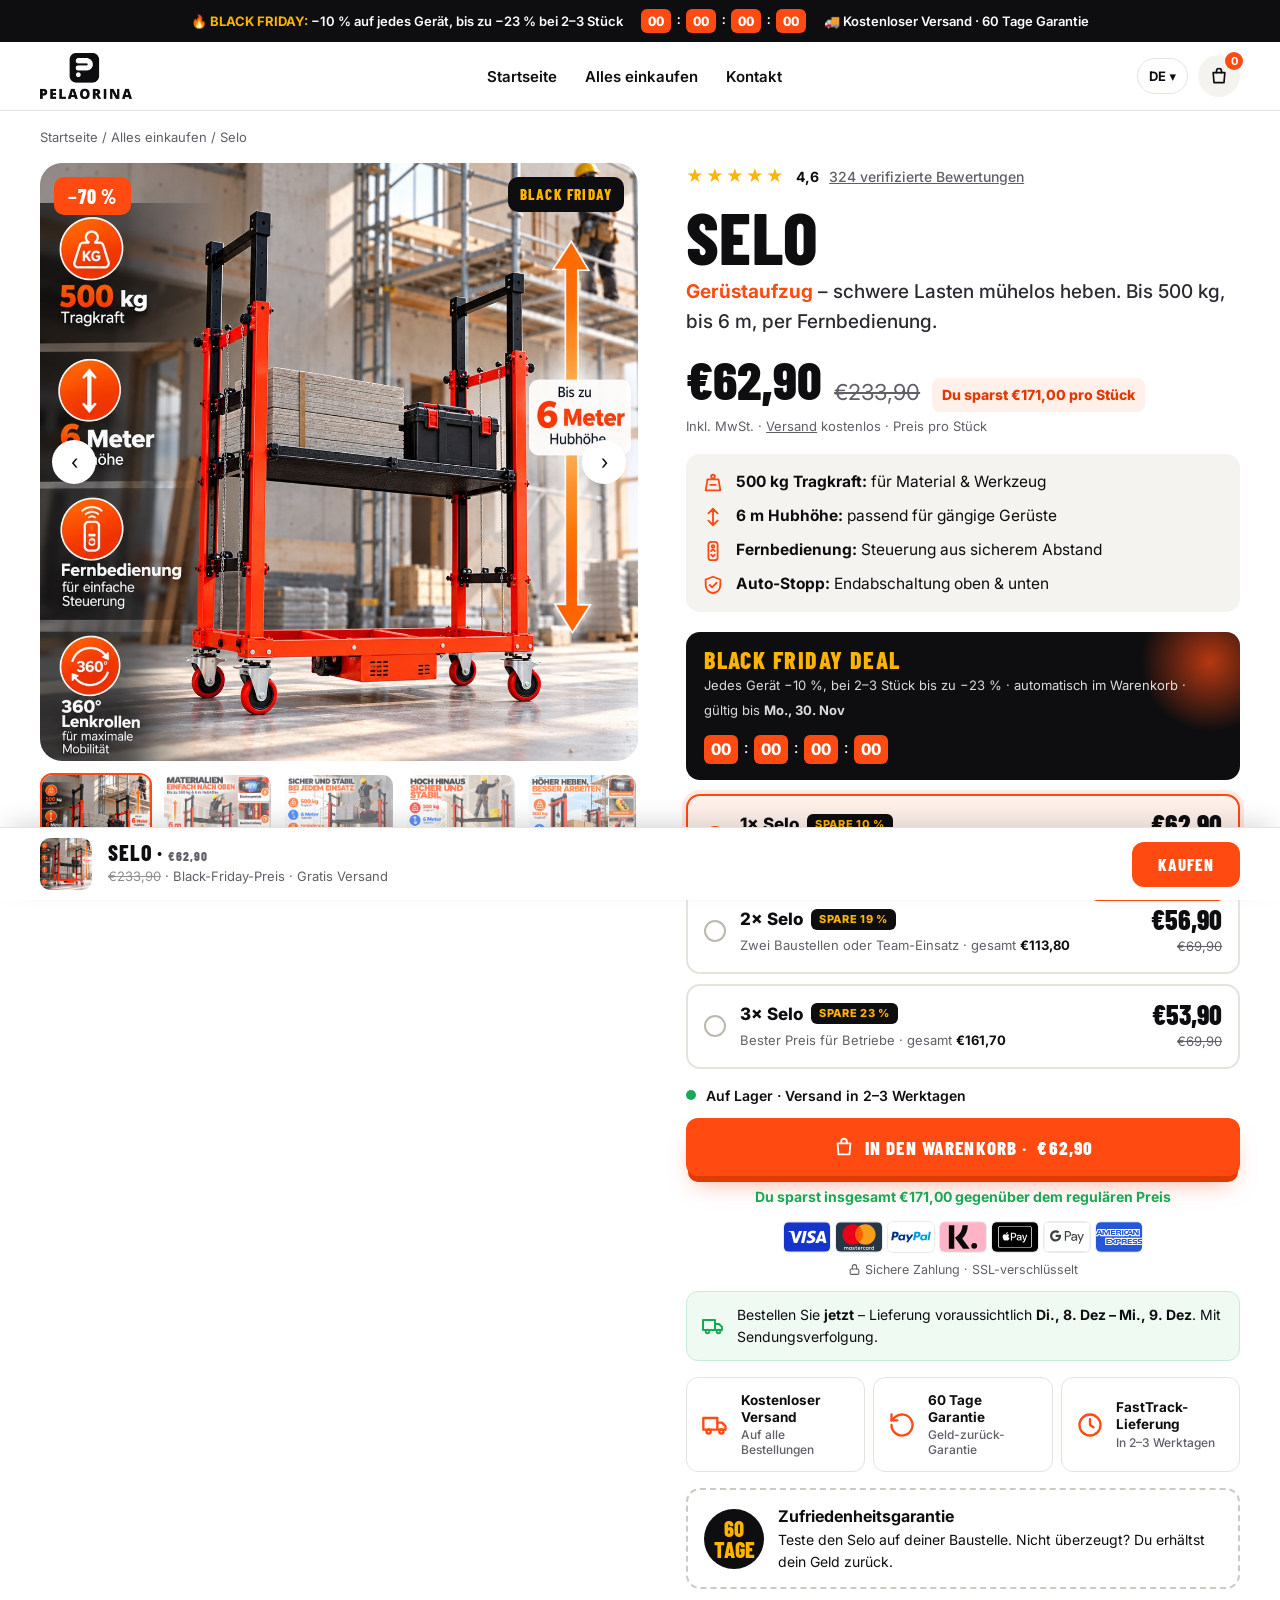
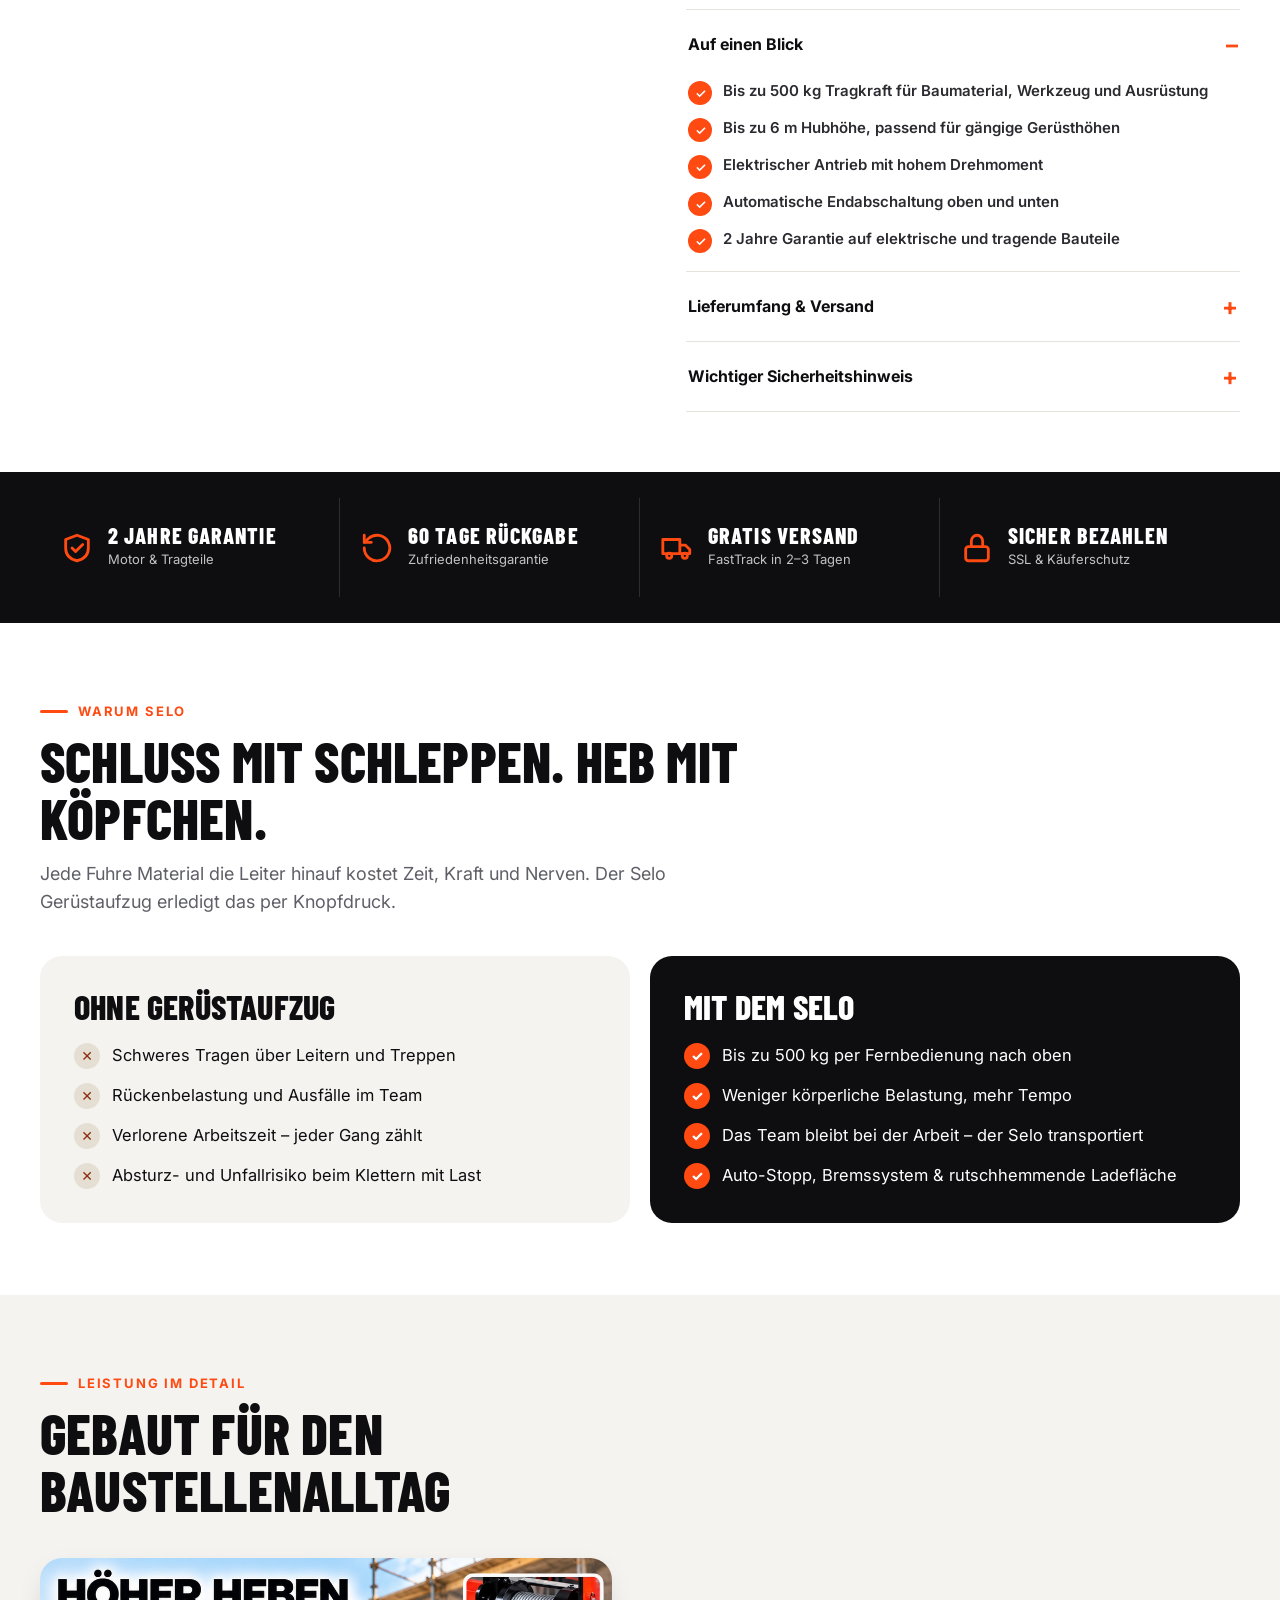
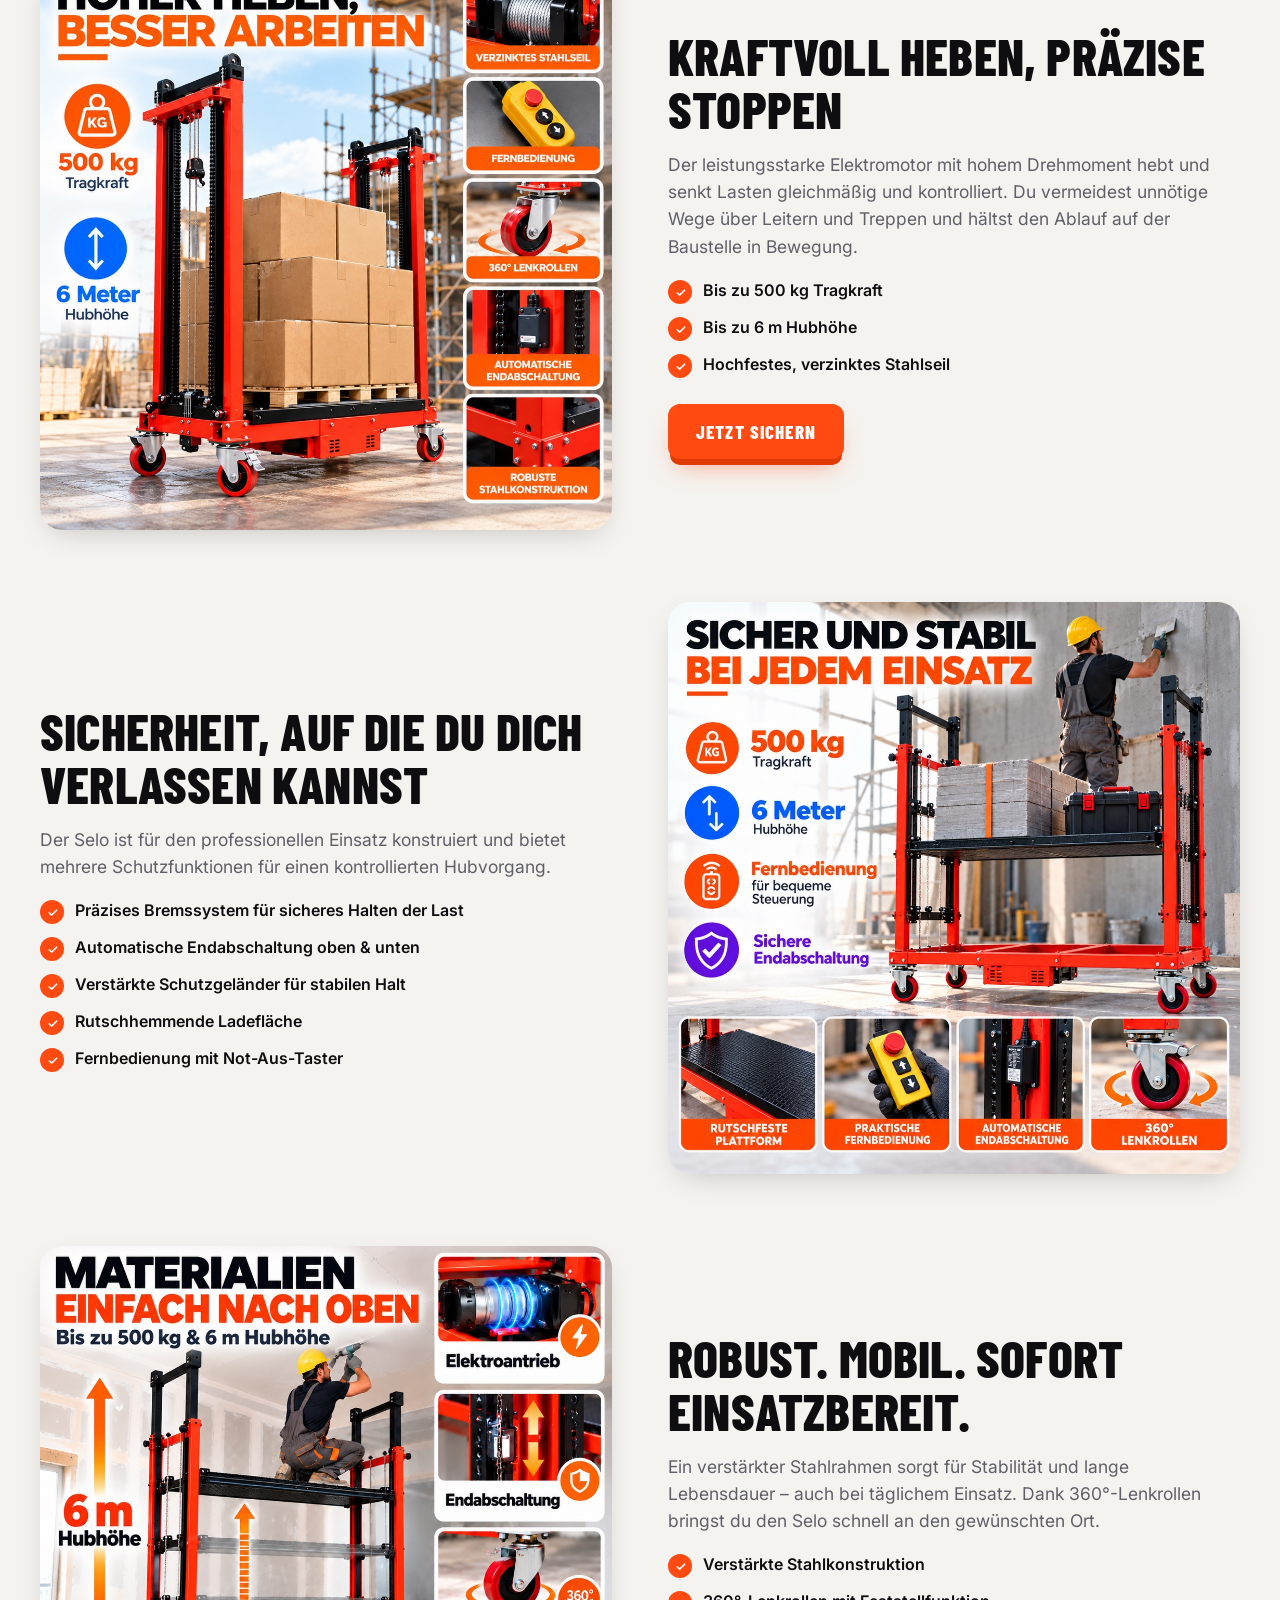
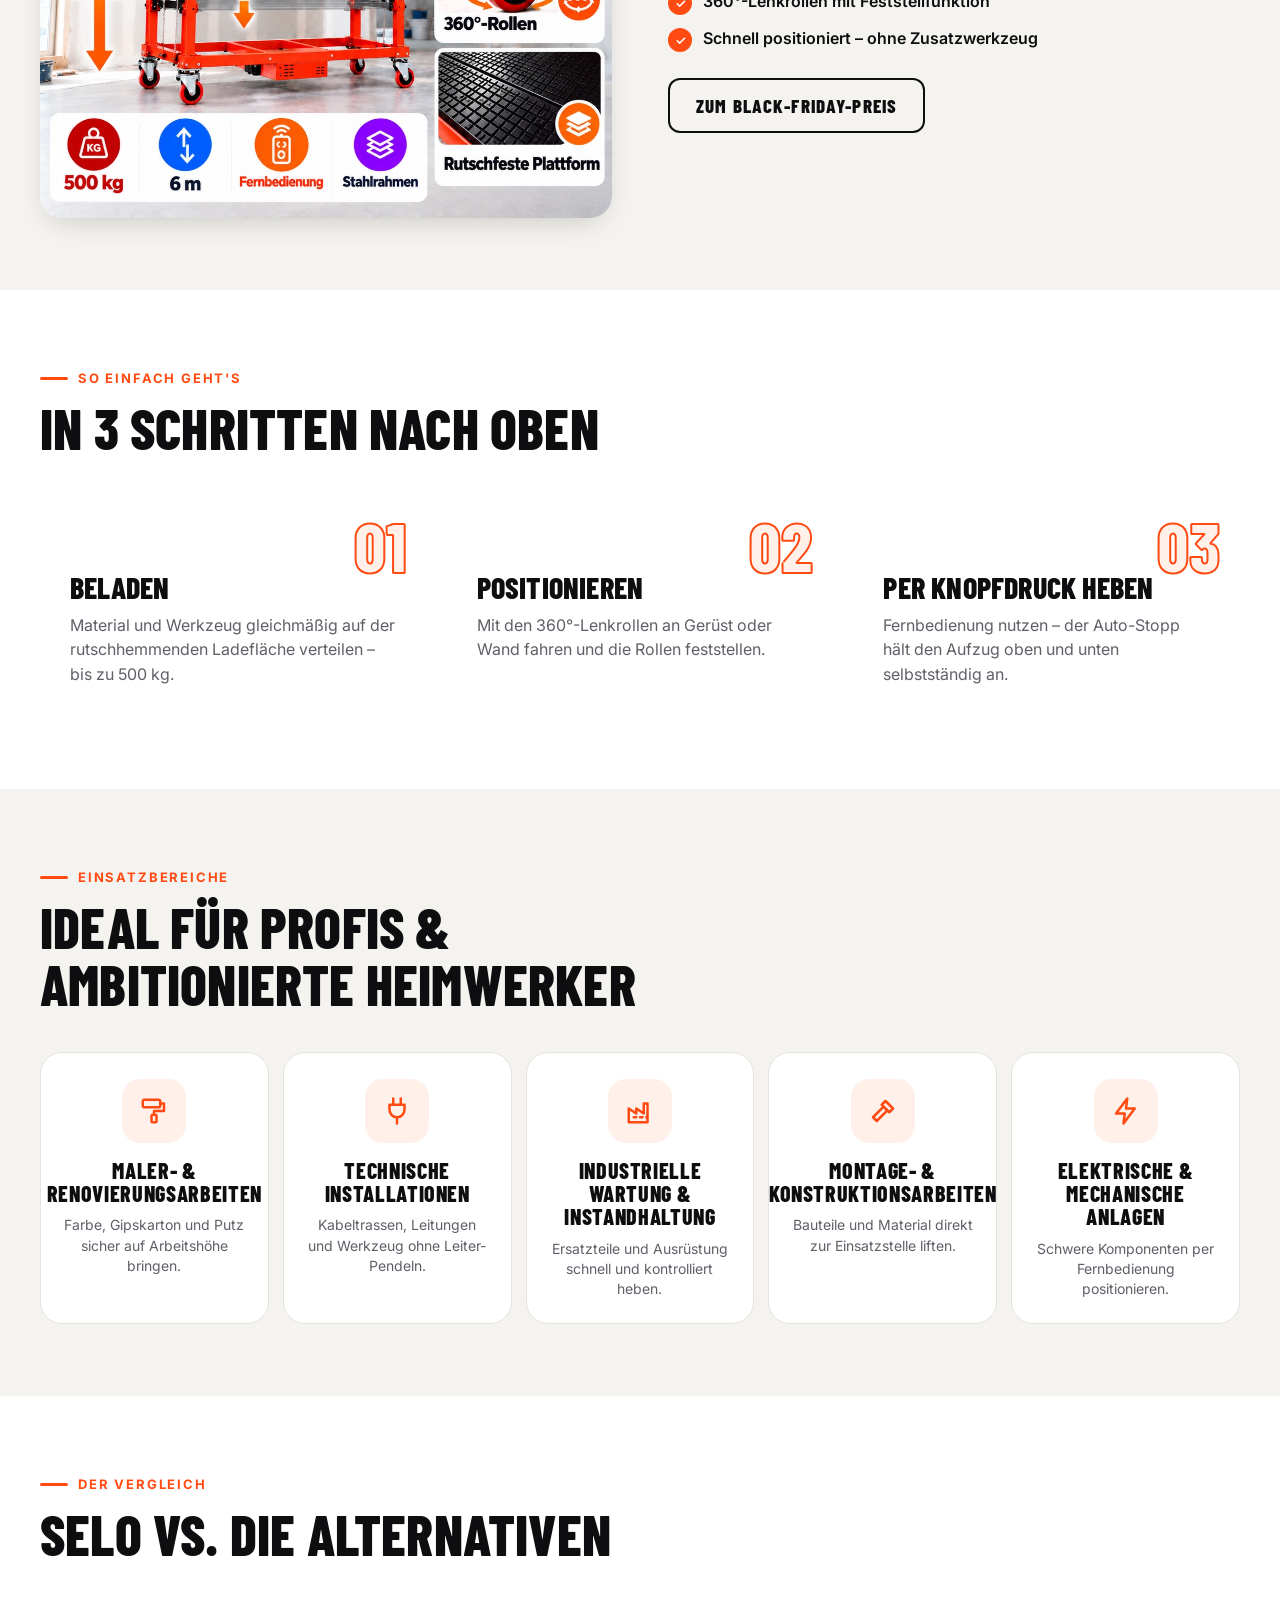
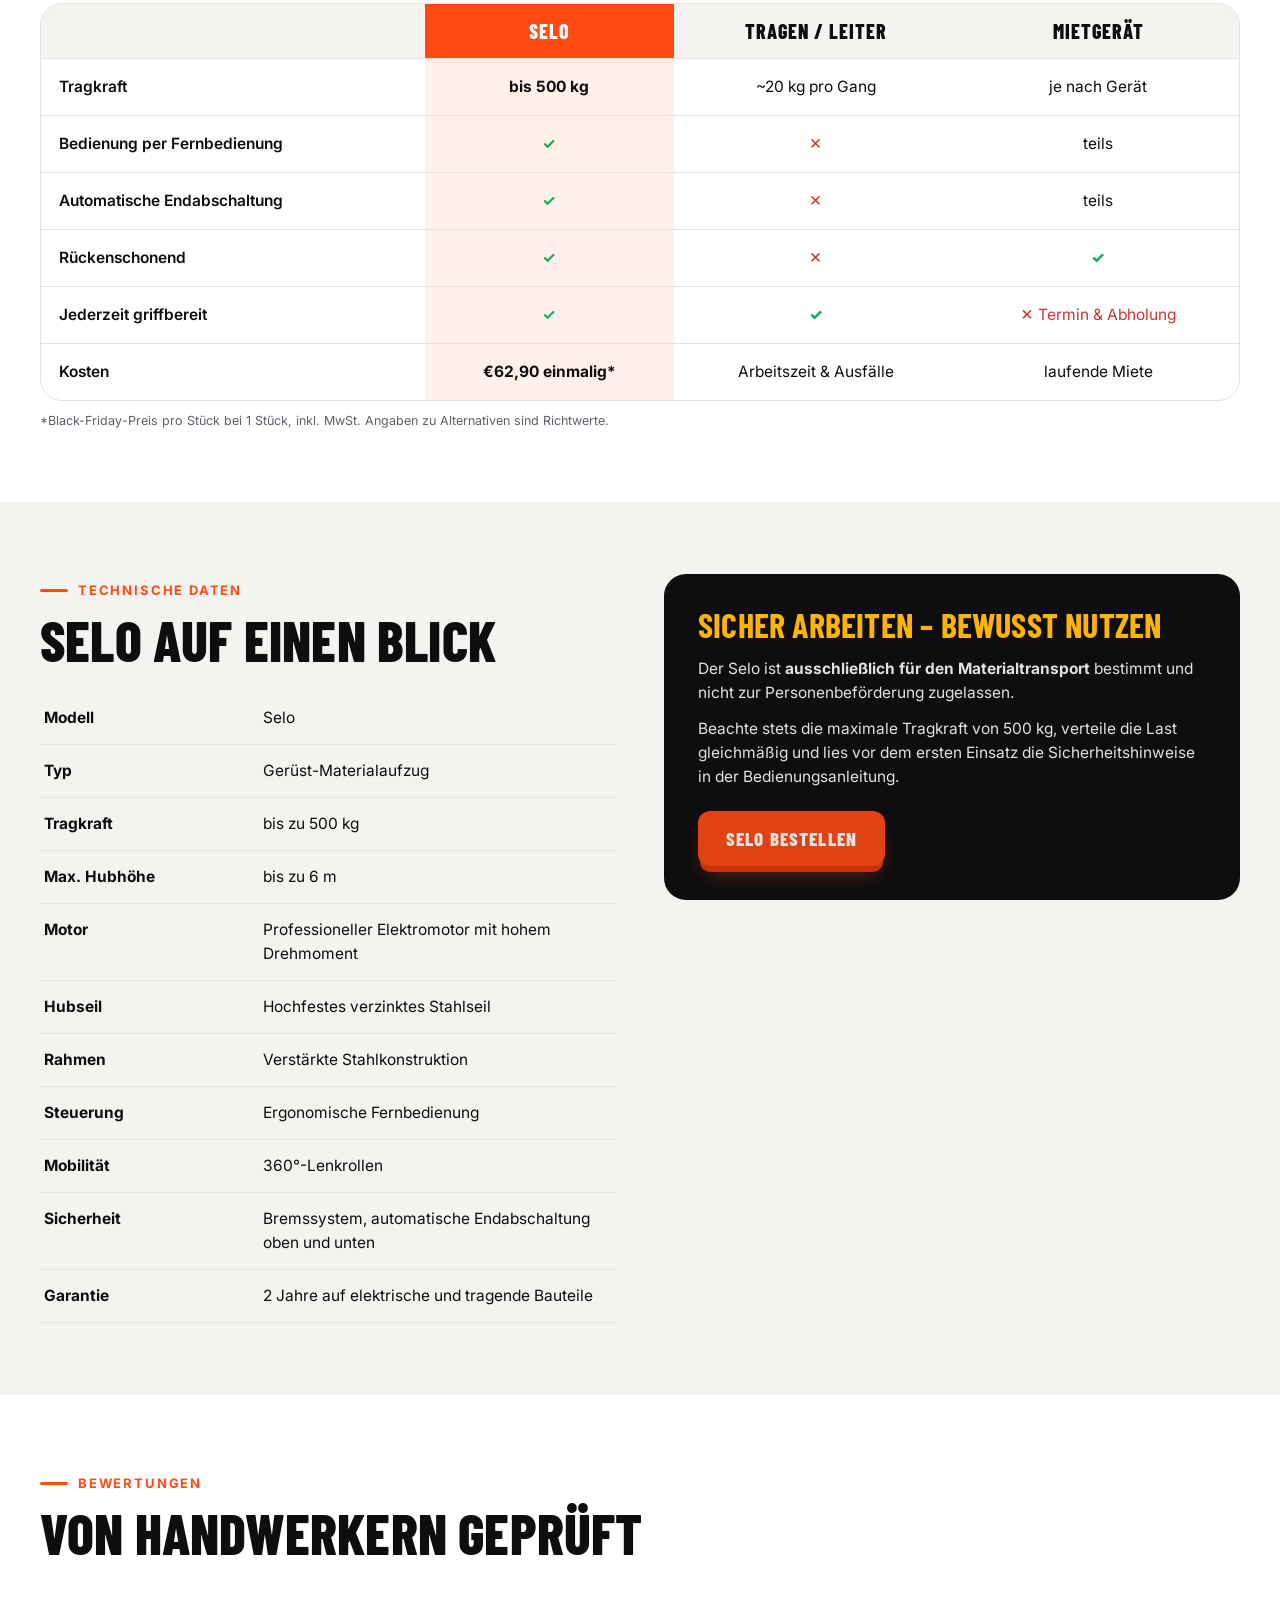
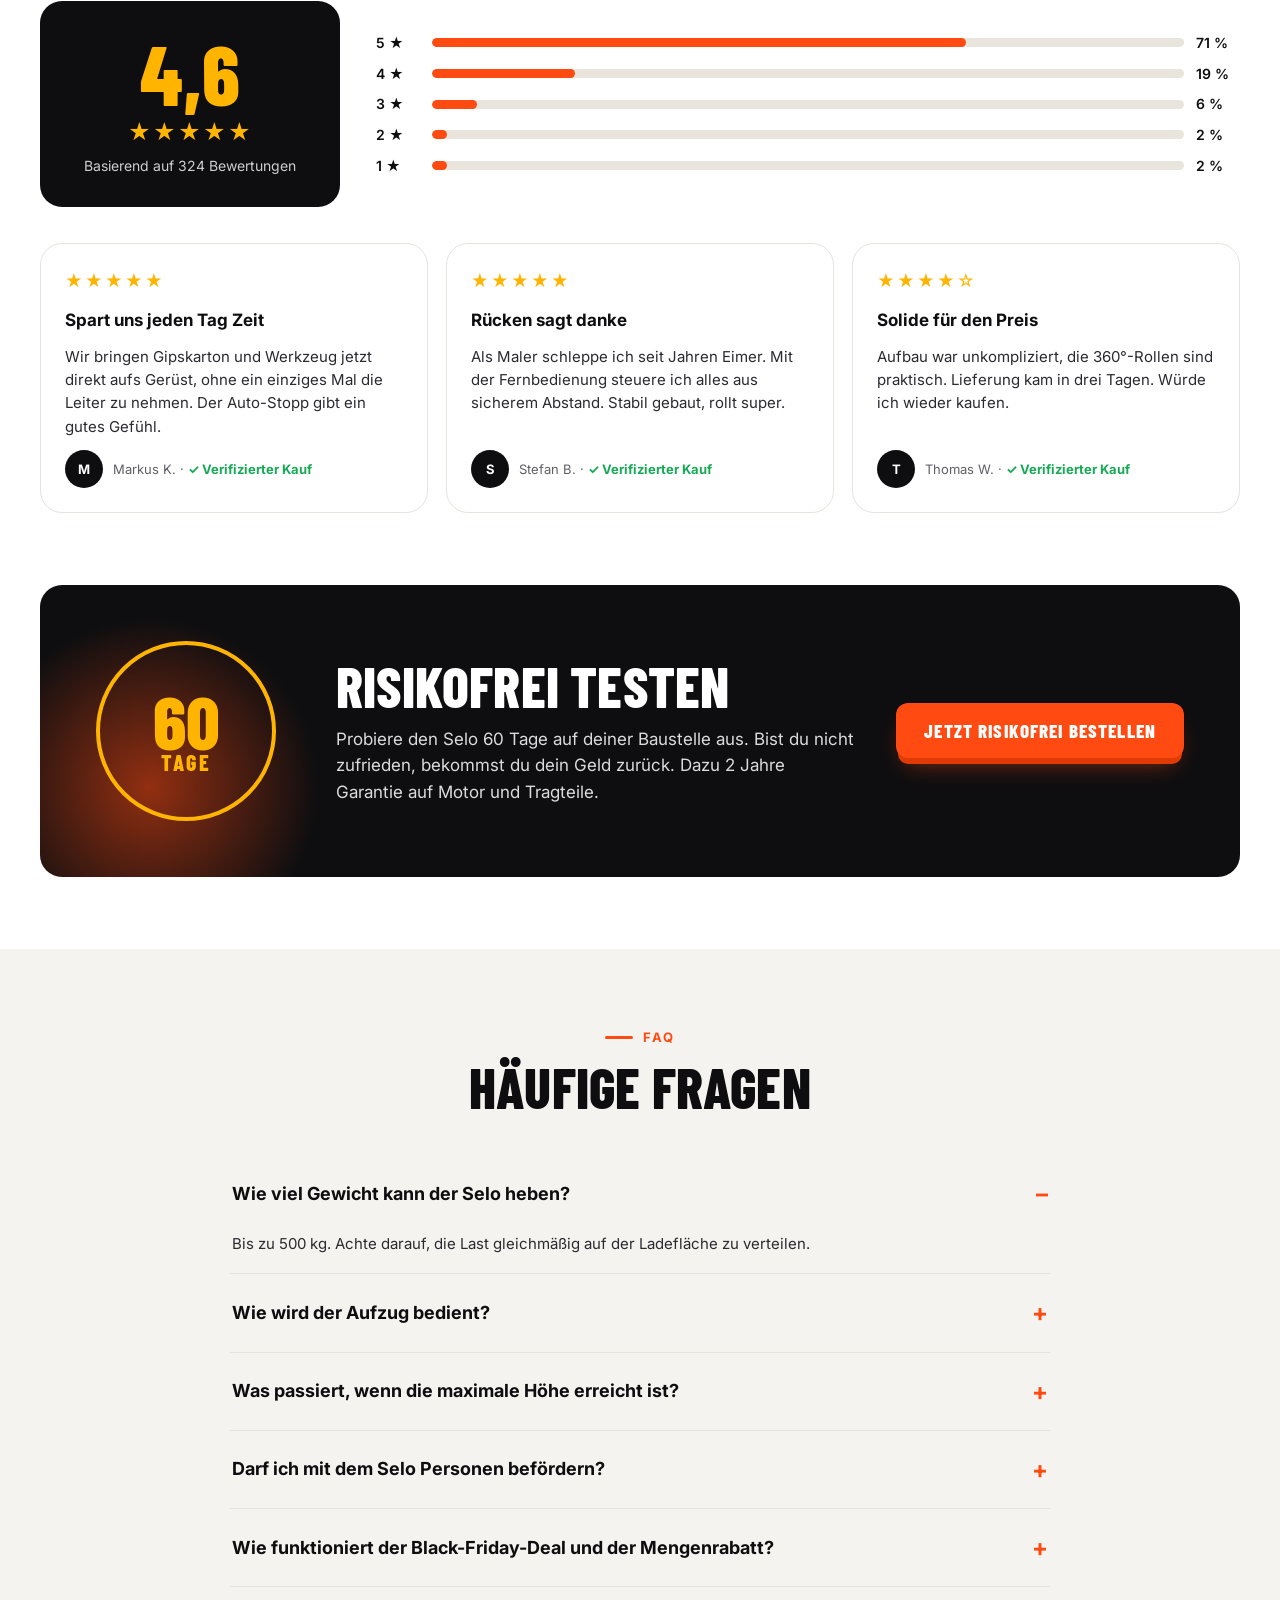
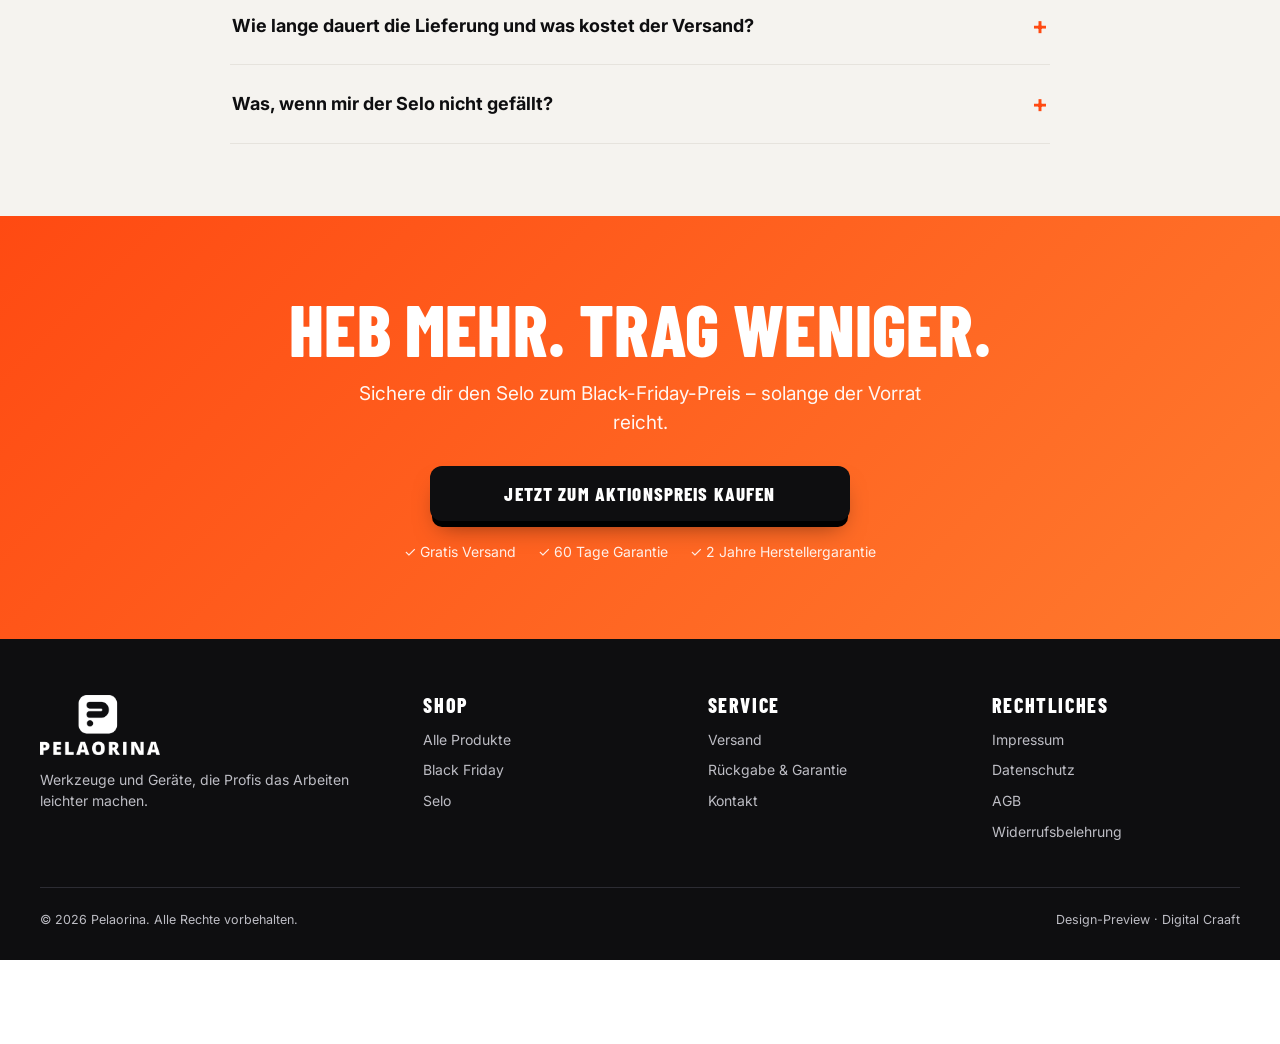
<file: index.html>
<!doctype html>
<html lang="de">
<head>
<meta charset="utf-8">
<meta name="viewport" content="width=device-width,initial-scale=1">
<title>Selo Gerüstaufzug 500 kg · 6 m Hubhöhe mit Fernbedienung | Pelaorina</title>
<meta name="description" content="Selo Gerüstaufzug: hebt bis zu 500 kg auf 6 m Höhe, Fernbedienung, automatische Endabschaltung, 360°-Rollen. Black Friday: −10 % auf jedes Gerät, bis zu −23 % bei 2–3 Stück. Kostenloser Versand, 60 Tage Garantie.">
<link rel="canonical" href="https://pelaorina.com/de/products/selo">
<link rel="alternate" hreflang="de" href="https://pelaorina.com/de/products/selo">
<link rel="alternate" hreflang="en" href="https://pelaorina.com/en/products/selo">
<link rel="alternate" hreflang="x-default" href="https://pelaorina.com/en/products/selo">
<meta name="theme-color" content="#0e0e10">
<meta property="og:type" content="product">
<meta property="og:title" content="Selo Gerüstaufzug – 500 kg Tragkraft, 6 m Hubhöhe">
<meta property="og:description" content="Schwere Lasten mühelos heben. Fernbedienung, Auto-Stopp, 2 Jahre Garantie. Jetzt mit Black-Friday-Deal.">
<meta property="og:image" content="assets/selo-1.jpg">
<meta name="twitter:card" content="summary_large_image">
<link rel="preconnect" href="https://fonts.googleapis.com"><link rel="preconnect" href="https://fonts.gstatic.com" crossorigin>
<link href="https://fonts.googleapis.com/css2?family=Barlow+Condensed:wght@600;700;800&family=Inter:wght@400;500;600;700;800&display=swap" rel="stylesheet">
<link rel="stylesheet" href="styles.css">
<script type="application/ld+json">
{"@context":"https://schema.org","@graph":[
{"@type":"Product","name":"Selo Gerüstaufzug","description":"Elektrischer Gerüst-Materialaufzug für bis zu 500 kg Last und 6 m Hubhöhe. Mit Fernbedienung, automatischer Endabschaltung und 360°-Lenkrollen.","image":["assets/selo-1.jpg","assets/selo-2.jpg","assets/selo-3.jpg","assets/selo-4.jpg","assets/selo-5.jpg"],"brand":{"@type":"Brand","name":"Pelaorina"},"sku":"SELO-500","aggregateRating":{"@type":"AggregateRating","ratingValue":"4.6","reviewCount":"324"},"offers":{"@type":"Offer","url":"https://pelaorina.com/de/products/selo","priceCurrency":"EUR","price":"62.90","priceValidUntil":"2026-11-30","availability":"https://schema.org/InStock","itemCondition":"https://schema.org/NewCondition","shippingDetails":{"@type":"OfferShippingDetails","shippingRate":{"@type":"MonetaryAmount","value":"0","currency":"EUR"},"deliveryTime":{"@type":"ShippingDeliveryTime","transitTime":{"@type":"QuantitativeValue","minValue":2,"maxValue":3,"unitCode":"DAY"}}},"hasMerchantReturnPolicy":{"@type":"MerchantReturnPolicy","merchantReturnDays":60,"returnPolicyCategory":"https://schema.org/MerchantReturnFiniteReturnWindow"}}},
{"@type":"BreadcrumbList","itemListElement":[{"@type":"ListItem","position":1,"name":"Startseite","item":"https://pelaorina.com/de"},{"@type":"ListItem","position":2,"name":"Alles einkaufen","item":"https://pelaorina.com/de/collections/all"},{"@type":"ListItem","position":3,"name":"Selo"}]},
{"@type":"FAQPage","mainEntity":[
{"@type":"Question","name":"Wie viel Gewicht kann der Selo heben?","acceptedAnswer":{"@type":"Answer","text":"Bis zu 500 kg. Verteile die Last gleichmäßig auf der Ladefläche."}},
{"@type":"Question","name":"Wie wird der Gerüstaufzug bedient?","acceptedAnswer":{"@type":"Answer","text":"Über eine ergonomische Fernbedienung mit Auf/Ab-Tasten und Not-Aus – aus sicherem Abstand."}},
{"@type":"Question","name":"Was passiert, wenn die maximale Höhe erreicht ist?","acceptedAnswer":{"@type":"Answer","text":"Die automatische Endabschaltung stoppt den Aufzug selbstständig an der oberen und unteren Endposition."}},
{"@type":"Question","name":"Darf ich mit dem Selo Personen befördern?","acceptedAnswer":{"@type":"Answer","text":"Nein. Der Selo ist ausschließlich für den Materialtransport bestimmt und nicht zur Personenbeförderung zugelassen."}},
{"@type":"Question","name":"Welche Garantie und Rückgabe gibt es?","acceptedAnswer":{"@type":"Answer","text":"2 Jahre Garantie auf elektrische und tragende Bauteile sowie 60 Tage Zufriedenheitsgarantie."}}
]}]}
</script>
</head>
<body>

<!-- icon sprite -->
<svg width="0" height="0" style="position:absolute" aria-hidden="true">
  <symbol id="i-kg" viewBox="0 0 24 24" fill="none" stroke="currentColor" stroke-width="2" stroke-linecap="round" stroke-linejoin="round"><path d="M6 8h12l2 12H4z"/><circle cx="12" cy="5" r="2"/><path d="M9 14h6"/></symbol>
  <symbol id="i-lift" viewBox="0 0 24 24" fill="none" stroke="currentColor" stroke-width="2" stroke-linecap="round" stroke-linejoin="round"><path d="M12 3v18M7 8l5-5 5 5M7 16l5 5 5-5"/></symbol>
  <symbol id="i-remote" viewBox="0 0 24 24" fill="none" stroke="currentColor" stroke-width="2" stroke-linecap="round" stroke-linejoin="round"><rect x="7" y="2" width="10" height="20" rx="3"/><circle cx="12" cy="7" r="1.4"/><path d="M10 12l2-2 2 2M10 16l2 2 2-2"/></symbol>
  <symbol id="i-shield" viewBox="0 0 24 24" fill="none" stroke="currentColor" stroke-width="2" stroke-linecap="round" stroke-linejoin="round"><path d="M12 3l8 3v6c0 5-3.5 8-8 9-4.5-1-8-4-8-9V6z"/><path d="M8.5 12l2.5 2.5L16 9.5"/></symbol>
  <symbol id="i-truck" viewBox="0 0 24 24" fill="none" stroke="currentColor" stroke-width="2" stroke-linecap="round" stroke-linejoin="round"><path d="M2 6h12v10H2zM14 10h4l3 3v3h-7z"/><circle cx="6.5" cy="17.5" r="1.8"/><circle cx="17.5" cy="17.5" r="1.8"/></symbol>
  <symbol id="i-return" viewBox="0 0 24 24" fill="none" stroke="currentColor" stroke-width="2" stroke-linecap="round" stroke-linejoin="round"><path d="M3 12a9 9 0 1 0 3-6.7L3 8"/><path d="M3 3v5h5"/></symbol>
  <symbol id="i-bolt" viewBox="0 0 24 24" fill="none" stroke="currentColor" stroke-width="2" stroke-linecap="round" stroke-linejoin="round"><path d="M13 2L4 14h7l-1 8 9-12h-7z"/></symbol>
  <symbol id="i-wheel" viewBox="0 0 24 24" fill="none" stroke="currentColor" stroke-width="2" stroke-linecap="round" stroke-linejoin="round"><path d="M21 12a9 9 0 1 1-3-6.7"/><path d="M21 3v5h-5"/><circle cx="12" cy="12" r="2"/></symbol>
  <symbol id="i-check" viewBox="0 0 24 24" fill="none" stroke="currentColor" stroke-width="2.6" stroke-linecap="round" stroke-linejoin="round"><path d="M5 12.5l4.5 4.5L19 7.5"/></symbol>
  <symbol id="i-lock" viewBox="0 0 24 24" fill="none" stroke="currentColor" stroke-width="2" stroke-linecap="round" stroke-linejoin="round"><rect x="4" y="11" width="16" height="10" rx="2"/><path d="M8 11V7a4 4 0 0 1 8 0v4"/></symbol>
  <symbol id="i-bag" viewBox="0 0 24 24" fill="none" stroke="currentColor" stroke-width="2" stroke-linecap="round" stroke-linejoin="round"><path d="M5 8h14l-1 12H6z"/><path d="M9 8V6a3 3 0 0 1 6 0v2"/></symbol>
  <symbol id="i-roller" viewBox="0 0 24 24" fill="none" stroke="currentColor" stroke-width="2" stroke-linecap="round" stroke-linejoin="round"><rect x="3" y="3" width="14" height="6" rx="1.5"/><path d="M17 6h3v6h-8v3"/><rect x="10" y="15" width="4" height="6" rx="1"/></symbol>
  <symbol id="i-wrench" viewBox="0 0 24 24" fill="none" stroke="currentColor" stroke-width="2" stroke-linecap="round" stroke-linejoin="round"><path d="M14.7 6.3a4 4 0 0 0 5 5L21 12.6 12.6 21l-1.3-1.3a4 4 0 0 0-5-5L3 12l8.4-8.4z" transform="scale(.85) translate(2 1)"/></symbol>
  <symbol id="i-factory" viewBox="0 0 24 24" fill="none" stroke="currentColor" stroke-width="2" stroke-linecap="round" stroke-linejoin="round"><path d="M3 21V10l6 4V10l6 4V6h3v15z"/><path d="M7 17h2M12 17h2M17 17h1"/></symbol>
  <symbol id="i-hammer" viewBox="0 0 24 24" fill="none" stroke="currentColor" stroke-width="2" stroke-linecap="round" stroke-linejoin="round"><path d="M14 4l6 6-3 3-6-6zM12.5 8.5L4 17l3 3 8.5-8.5"/></symbol>
  <symbol id="i-plug" viewBox="0 0 24 24" fill="none" stroke="currentColor" stroke-width="2" stroke-linecap="round" stroke-linejoin="round"><path d="M9 2v5M15 2v5M6 7h12v4a6 6 0 0 1-12 0zM12 17v5"/></symbol>
  <symbol id="i-clock" viewBox="0 0 24 24" fill="none" stroke="currentColor" stroke-width="2" stroke-linecap="round" stroke-linejoin="round"><circle cx="12" cy="12" r="9"/><path d="M12 7v5l3 2"/></symbol>
</svg>

<!-- announcement / Black Friday -->
<div class="announce">
  <div class="wrap">
    <span>🔥 <b>BLACK FRIDAY:</b> −10 % auf jedes Gerät, bis zu −23 % bei 2–3 Stück</span>
    <span class="cd" data-countdown aria-label="Countdown"><span data-d>00</span>:<span data-h>00</span>:<span data-m>00</span>:<span data-s>00</span></span>
    <span>🚚 Kostenloser Versand · 60 Tage Garantie</span>
  </div>
</div>

<header class="top">
  <div class="wrap">
    <a class="logo" href="#" aria-label="Pelaorina Startseite"><img src="assets/logo-dark.png" alt="Pelaorina" width="96" height="48"></a>
    <nav class="main" aria-label="Hauptnavigation">
      <a href="#">Startseite</a><a href="#">Alles einkaufen</a><a href="#">Kontakt</a>
    </nav>
    <div class="hdr-r">
      <span class="lang">DE ▾</span>
      <button class="cart" data-open-cart aria-label="Warenkorb öffnen">
        <svg width="20" height="20"><use href="#i-bag"/></svg><i data-cart-count>0</i>
      </button>
    </div>
  </div>
</header>

<main>
<div class="wrap">
  <nav class="crumbs" aria-label="Breadcrumb"><a href="#">Startseite</a> / <a href="#">Alles einkaufen</a> / Selo</nav>

  <section class="pdp" id="produkt">
    <!-- GALLERY -->
    <div class="gallery">
      <div class="g-main">
        <span class="badge-sale">−70 %</span>
        <span class="badge-bf">BLACK FRIDAY</span>
        <button class="g-nav g-prev" aria-label="Zurück">‹</button>
        <button class="g-nav g-next" aria-label="Weiter">›</button>
        <div class="g-track" id="gTrack">
          <img src="assets/selo-1.jpg" alt="Selo Gerüstaufzug mit 500 kg Tragkraft und 6 m Hubhöhe auf der Baustelle" width="1100" height="1100" fetchpriority="high">
          <img src="assets/selo-2.jpg" alt="Selo: Materialien einfach nach oben – Elektroantrieb, Endabschaltung, 360°-Rollen" width="1100" height="1100" loading="lazy">
          <img src="assets/selo-3.jpg" alt="Sicher und stabil bei jedem Einsatz – rutschfeste Plattform und Fernbedienung" width="1100" height="1100" loading="lazy">
          <img src="assets/selo-4.jpg" alt="Selo beim Verputzen: hoch hinaus, sicher und stabil" width="1100" height="1100" loading="lazy">
          <img src="assets/selo-5.jpg" alt="Selo hebt Paletten: verzinktes Stahlseil, Fernbedienung, robuste Stahlkonstruktion" width="1100" height="1100" loading="lazy">
        </div>
      </div>
      <div class="g-dots" id="gDots"><i class="on"></i><i></i><i></i><i></i><i></i></div>
      <div class="g-thumbs" id="gThumbs">
        <button class="on" aria-label="Bild 1"><img src="assets/selo-1.jpg" alt=""></button>
        <button aria-label="Bild 2"><img src="assets/selo-2.jpg" alt=""></button>
        <button aria-label="Bild 3"><img src="assets/selo-3.jpg" alt=""></button>
        <button aria-label="Bild 4"><img src="assets/selo-4.jpg" alt=""></button>
        <button aria-label="Bild 5"><img src="assets/selo-5.jpg" alt=""></button>
      </div>
    </div>

    <!-- BUY BOX -->
    <div class="buy">
      <div class="buy-head">
      <div class="rate"><span class="stars" aria-hidden="true">★★★★★</span><strong>4,6</strong><a href="#bewertungen">324 verifizierte Bewertungen</a></div>
      </div>
      <div class="buy-title">
      <h1>Selo</h1>
      <p class="sub"><b>Gerüstaufzug</b> – schwere Lasten mühelos heben. Bis 500 kg, bis 6 m, per Fernbedienung.</p>
      </div>
      <div class="buy-body">

      <div class="price-row">
        <span class="price" data-price>€62,90</span>
        <span class="was">€233,90</span>
        <span class="save" data-save>Du sparst €171,00</span>
      </div>
      <p class="vat">Inkl. MwSt. · <a href="#" style="color:inherit">Versand</a> kostenlos · Preis pro Stück</p>

      <ul class="bens">
        <li><svg width="22" height="22"><use href="#i-kg"/></svg><span><b>500 kg Tragkraft:</b> für Material &amp; Werkzeug</span></li>
        <li><svg width="22" height="22"><use href="#i-lift"/></svg><span><b>6 m Hubhöhe:</b> passend für gängige Gerüste</span></li>
        <li><svg width="22" height="22"><use href="#i-remote"/></svg><span><b>Fernbedienung:</b> Steuerung aus sicherem Abstand</span></li>
        <li><svg width="22" height="22"><use href="#i-shield"/></svg><span><b>Auto-Stopp:</b> Endabschaltung oben &amp; unten</span></li>
      </ul>

      <!-- BLACK FRIDAY -->
      <div class="bf-box">
        <div style="position:relative;z-index:1">
          <strong>Black Friday Deal</strong>
          <small>Jedes Gerät −10 %, bei 2–3 Stück bis zu −23 % · automatisch im Warenkorb · gültig bis <b data-ends></b></small>
        </div>
        <span class="cd" data-countdown><span data-d>00</span>:<span data-h>00</span>:<span data-m>00</span>:<span data-s>00</span></span>
      </div>

      <!-- QUANTITY DISCOUNT -->
      <div class="tiers" id="tiers" role="radiogroup" aria-label="Menge wählen">
        <label class="tier on" data-qty="1"><input type="radio" name="q" value="1" checked><span class="dot"></span>
          <span><span class="t1">1× Selo <span class="pill dark" data-tsave></span></span><span class="t2">Für den Einzeleinsatz · gesamt <b data-tt></b></span></span>
          <span class="tp"><b data-tp></b><s data-ts></s></span></label>
        <label class="tier" data-qty="2"><input type="radio" name="q" value="2"><span class="dot"></span>
          <span class="tier-pop pill">Beliebteste Wahl</span>
          <span><span class="t1">2× Selo <span class="pill dark" data-tsave></span></span><span class="t2">Zwei Baustellen oder Team-Einsatz · gesamt <b data-tt></b></span></span>
          <span class="tp"><b data-tp></b><s data-ts></s></span></label>
        <label class="tier" data-qty="3"><input type="radio" name="q" value="3"><span class="dot"></span>
          <span><span class="t1">3× Selo <span class="pill dark" data-tsave></span></span><span class="t2">Bester Preis für Betriebe · gesamt <b data-tt></b></span></span>
          <span class="tp"><b data-tp></b><s data-ts></s></span></label>
      </div>

      <p class="stock"><i></i><span>Auf Lager · Versand in 2–3 Werktagen<span data-stock-n> · nur noch <b>0</b> Stück</span></span></p>
      <div class="bar"><span></span></div>

      <button class="btn btn-block" data-add>
        <svg width="22" height="22"><use href="#i-bag"/></svg> In den Warenkorb · <span data-total>€62,90</span>
      </button>
      <p class="total-save" data-totsave></p>
      <div class="pay" aria-label="Zahlungsarten"><img src="assets/pay/visa.svg" alt="Visa" width="46" height="30" loading="lazy"><img src="assets/pay/mastercard.svg" alt="Mastercard" width="46" height="30" loading="lazy"><img src="assets/pay/paypal.svg" alt="PayPal" width="46" height="30" loading="lazy"><img src="assets/pay/klarna.svg" alt="Klarna" width="46" height="30" loading="lazy"><img src="assets/pay/applepay.svg" alt="Apple Pay" width="46" height="30" loading="lazy"><img src="assets/pay/googlepay.svg" alt="Google Pay" width="46" height="30" loading="lazy"><img src="assets/pay/amex.svg" alt="American Express" width="46" height="30" loading="lazy"></div>
      <p class="secure"><svg width="13" height="13" style="display:inline;vertical-align:-2px"><use href="#i-lock"/></svg> Sichere Zahlung · SSL-verschlüsselt</p>

      <div class="deliv"><svg width="24" height="24"><use href="#i-truck"/></svg>
        <span>Bestellen Sie <b>jetzt</b> – Lieferung voraussichtlich <b data-eta>in 2 bis 3 Werktagen</b>. Mit Sendungsverfolgung.</span></div>

      <div class="ship">
        <div><svg><use href="#i-truck"/></svg><span><b>Kostenloser Versand</b><small>Auf alle Bestellungen</small></span></div>
        <div><svg><use href="#i-return"/></svg><span><b>60 Tage Garantie</b><small>Geld-zurück-Garantie</small></span></div>
        <div><svg><use href="#i-clock"/></svg><span><b>FastTrack-Lieferung</b><small>In 2–3 Werktagen</small></span></div>
      </div>

      <div class="guar">
        <div class="seal">60<br>TAGE</div>
        <p><b>Zufriedenheitsgarantie</b>Teste den Selo auf deiner Baustelle. Nicht überzeugt? Du erhältst dein Geld zurück.</p>
      </div>

      <div class="acc-wrap">
        <details class="acc" open><summary>Auf einen Blick</summary><div class="acc-b">
          <ul class="ticks" style="font-weight:500">
            <li>Bis zu 500 kg Tragkraft für Baumaterial, Werkzeug und Ausrüstung</li>
            <li>Bis zu 6 m Hubhöhe, passend für gängige Gerüsthöhen</li>
            <li>Elektrischer Antrieb mit hohem Drehmoment</li>
            <li>Automatische Endabschaltung oben und unten</li>
            <li>2 Jahre Garantie auf elektrische und tragende Bauteile</li>
          </ul></div></details>
        <details class="acc"><summary>Lieferumfang &amp; Versand</summary><div class="acc-b">Selo Gerüstaufzug inkl. Fernbedienung und Bedienungsanleitung. Versand mit Sendungsverfolgung, kostenlos für alle Bestellungen. Lieferzeit 2–3 Werktage.</div></details>
        <details class="acc"><summary>Wichtiger Sicherheitshinweis</summary><div class="acc-b">Der Selo ist ausschließlich für den Transport von Material bestimmt und nicht zur Personenbeförderung zugelassen. Beachte stets die maximale Tragkraft sowie die Sicherheitshinweise in der Bedienungsanleitung.</div></details>
      </div>
      </div>
    </div>
  </section>
</div>

<!-- TRUST STRIP -->
<section class="strip" aria-label="Vorteile">
  <div class="wrap">
    <div><svg width="34" height="34"><use href="#i-shield"/></svg><p><b>2 Jahre Garantie</b><span>Motor &amp; Tragteile</span></p></div>
    <div><svg width="34" height="34"><use href="#i-return"/></svg><p><b>60 Tage Rückgabe</b><span>Zufriedenheitsgarantie</span></p></div>
    <div><svg width="34" height="34"><use href="#i-truck"/></svg><p><b>Gratis Versand</b><span>FastTrack in 2–3 Tagen</span></p></div>
    <div><svg width="34" height="34"><use href="#i-lock"/></svg><p><b>Sicher bezahlen</b><span>SSL &amp; Käuferschutz</span></p></div>
  </div>
</section>

<!-- PROBLEM / SOLUTION -->
<section class="sec">
  <div class="wrap">
    <div class="sec-head rv-in"><span class="eyebrow">Warum Selo</span><h2>Schluss mit Schleppen. Heb mit Köpfchen.</h2>
      <p>Jede Fuhre Material die Leiter hinauf kostet Zeit, Kraft und Nerven. Der Selo Gerüstaufzug erledigt das per Knopfdruck.</p></div>
    <div class="ps rv-in">
      <div class="card bad"><h3>Ohne Gerüstaufzug</h3><ul>
        <li><i>✕</i>Schweres Tragen über Leitern und Treppen</li>
        <li><i>✕</i>Rückenbelastung und Ausfälle im Team</li>
        <li><i>✕</i>Verlorene Arbeitszeit – jeder Gang zählt</li>
        <li><i>✕</i>Absturz- und Unfallrisiko beim Klettern mit Last</li></ul></div>
      <div class="card good"><h3>Mit dem Selo</h3><ul>
        <li><i>✓</i>Bis zu 500 kg per Fernbedienung nach oben</li>
        <li><i>✓</i>Weniger körperliche Belastung, mehr Tempo</li>
        <li><i>✓</i>Das Team bleibt bei der Arbeit – der Selo transportiert</li>
        <li><i>✓</i>Auto-Stopp, Bremssystem &amp; rutschhemmende Ladefläche</li></ul></div>
    </div>
  </div>
</section>

<!-- FEATURE BLOCKS -->
<section class="sec sand" id="details">
  <div class="wrap">
    <div class="sec-head rv-in"><span class="eyebrow">Leistung im Detail</span><h2>Gebaut für den Baustellenalltag</h2></div>

    <div class="feat rv-in">
      <div class="f-img"><img src="assets/selo-5.jpg" alt="Selo hebt Kartons auf Palette: 500 kg Tragkraft, 6 m Hubhöhe" loading="lazy" width="1100" height="1100"></div>
      <div><h3>Kraftvoll heben, präzise stoppen</h3>
        <p>Der leistungsstarke Elektromotor mit hohem Drehmoment hebt und senkt Lasten gleichmäßig und kontrolliert. Du vermeidest unnötige Wege über Leitern und Treppen und hältst den Ablauf auf der Baustelle in Bewegung.</p>
        <ul class="ticks"><li>Bis zu 500 kg Tragkraft</li><li>Bis zu 6 m Hubhöhe</li><li>Hochfestes, verzinktes Stahlseil</li></ul>
        <a class="btn" style="margin-top:26px" href="#produkt">Jetzt sichern</a></div>
    </div>

    <div class="feat rev rv-in">
      <div class="f-img"><img src="assets/selo-3.jpg" alt="Sicherheitsfunktionen des Selo: rutschfeste Plattform, Fernbedienung, Endabschaltung" loading="lazy" width="1100" height="1100"></div>
      <div><h3>Sicherheit, auf die du dich verlassen kannst</h3>
        <p>Der Selo ist für den professionellen Einsatz konstruiert und bietet mehrere Schutzfunktionen für einen kontrollierten Hubvorgang.</p>
        <ul class="ticks"><li>Präzises Bremssystem für sicheres Halten der Last</li><li>Automatische Endabschaltung oben &amp; unten</li><li>Verstärkte Schutzgeländer für stabilen Halt</li><li>Rutschhemmende Ladefläche</li><li>Fernbedienung mit Not-Aus-Taster</li></ul></div>
    </div>

    <div class="feat rv-in">
      <div class="f-img"><img src="assets/selo-2.jpg" alt="Selo im Innenausbau: Materialien einfach nach oben" loading="lazy" width="1100" height="1100"></div>
      <div><h3>Robust. Mobil. Sofort einsatzbereit.</h3>
        <p>Ein verstärkter Stahlrahmen sorgt für Stabilität und lange Lebensdauer – auch bei täglichem Einsatz. Dank 360°-Lenkrollen bringst du den Selo schnell an den gewünschten Ort.</p>
        <ul class="ticks"><li>Verstärkte Stahlkonstruktion</li><li>360°-Lenkrollen mit Feststellfunktion</li><li>Schnell positioniert – ohne Zusatzwerkzeug</li></ul>
        <a class="btn btn-ghost" style="margin-top:26px" href="#produkt">Zum Black-Friday-Preis</a></div>
    </div>
  </div>
</section>

<!-- HOW IT WORKS -->
<section class="sec">
  <div class="wrap">
    <div class="sec-head rv-in"><span class="eyebrow">So einfach geht's</span><h2>In 3 Schritten nach oben</h2></div>
    <div class="steps rv-in">
      <div class="step"><h3>Beladen</h3><p>Material und Werkzeug gleichmäßig auf der rutschhemmenden Ladefläche verteilen – bis zu 500 kg.</p></div>
      <div class="step"><h3>Positionieren</h3><p>Mit den 360°-Lenkrollen an Gerüst oder Wand fahren und die Rollen feststellen.</p></div>
      <div class="step"><h3>Per Knopfdruck heben</h3><p>Fernbedienung nutzen – der Auto-Stopp hält den Aufzug oben und unten selbstständig an.</p></div>
    </div>
  </div>
</section>

<!-- USE CASES -->
<section class="sec sand">
  <div class="wrap">
    <div class="sec-head rv-in"><span class="eyebrow">Einsatzbereiche</span><h2>Ideal für Profis &amp; ambitionierte Heimwerker</h2></div>
    <div class="cases rv-in">
      <div class="case"><span class="ic"><svg width="30" height="30"><use href="#i-roller"/></svg></span><h3>Maler- &amp; Renovierungsarbeiten</h3><p>Farbe, Gipskarton und Putz sicher auf Arbeitshöhe bringen.</p></div>
      <div class="case"><span class="ic"><svg width="30" height="30"><use href="#i-plug"/></svg></span><h3>Technische Installationen</h3><p>Kabeltrassen, Leitungen und Werkzeug ohne Leiter-Pendeln.</p></div>
      <div class="case"><span class="ic"><svg width="30" height="30"><use href="#i-factory"/></svg></span><h3>Industrielle Wartung &amp; Instandhaltung</h3><p>Ersatzteile und Ausrüstung schnell und kontrolliert heben.</p></div>
      <div class="case"><span class="ic"><svg width="30" height="30"><use href="#i-hammer"/></svg></span><h3>Montage- &amp; Konstruktionsarbeiten</h3><p>Bauteile und Material direkt zur Einsatzstelle liften.</p></div>
      <div class="case"><span class="ic"><svg width="30" height="30"><use href="#i-bolt"/></svg></span><h3>Elektrische &amp; mechanische Anlagen</h3><p>Schwere Komponenten per Fernbedienung positionieren.</p></div>
    </div>
  </div>
</section>

<!-- COMPARISON -->
<section class="sec">
  <div class="wrap">
    <div class="sec-head rv-in"><span class="eyebrow">Der Vergleich</span><h2>Selo vs. die Alternativen</h2></div>
    <div class="rv-in" style="overflow-x:auto">
    <table class="cmp">
      <thead><tr><th></th><th class="us">Selo</th><th>Tragen / Leiter</th><th>Mietgerät</th></tr></thead>
      <tbody>
        <tr><td>Tragkraft</td><td class="us">bis 500 kg</td><td>~20 kg pro Gang</td><td>je nach Gerät</td></tr>
        <tr><td>Bedienung per Fernbedienung</td><td class="us y">✓</td><td class="n">✕</td><td>teils</td></tr>
        <tr><td>Automatische Endabschaltung</td><td class="us y">✓</td><td class="n">✕</td><td>teils</td></tr>
        <tr><td>Rückenschonend</td><td class="us y">✓</td><td class="n">✕</td><td class="y">✓</td></tr>
        <tr><td>Jederzeit griffbereit</td><td class="us y">✓</td><td class="y">✓</td><td class="n">✕ Termin &amp; Abholung</td></tr>
        <tr><td>Kosten</td><td class="us">€62,90 einmalig*</td><td>Arbeitszeit &amp; Ausfälle</td><td>laufende Miete</td></tr>
      </tbody>
    </table></div>
    <p style="font-size:12.5px;color:var(--mute);margin-top:10px">*Black-Friday-Preis pro Stück bei 1 Stück, inkl. MwSt. Angaben zu Alternativen sind Richtwerte.</p>
  </div>
</section>

<!-- SPECS -->
<section class="sec sand" id="technische-daten">
  <div class="wrap">
    <div class="specs">
      <div class="rv-in"><span class="eyebrow">Technische Daten</span><h2 style="margin-bottom:24px">Selo auf einen Blick</h2>
        <table class="spec-t">
          <tr><td>Modell</td><td>Selo</td></tr>
          <tr><td>Typ</td><td>Gerüst-Materialaufzug</td></tr>
          <tr><td>Tragkraft</td><td>bis zu 500 kg</td></tr>
          <tr><td>Max. Hubhöhe</td><td>bis zu 6 m</td></tr>
          <tr><td>Motor</td><td>Professioneller Elektromotor mit hohem Drehmoment</td></tr>
          <tr><td>Hubseil</td><td>Hochfestes verzinktes Stahlseil</td></tr>
          <tr><td>Rahmen</td><td>Verstärkte Stahlkonstruktion</td></tr>
          <tr><td>Steuerung</td><td>Ergonomische Fernbedienung</td></tr>
          <tr><td>Mobilität</td><td>360°-Lenkrollen</td></tr>
          <tr><td>Sicherheit</td><td>Bremssystem, automatische Endabschaltung oben und unten</td></tr>
          <tr><td>Garantie</td><td>2 Jahre auf elektrische und tragende Bauteile</td></tr>
        </table></div>
      <div class="callout rv-in"><h3>Sicher arbeiten – bewusst nutzen</h3>
        <p>Der Selo ist <b>ausschließlich für den Materialtransport</b> bestimmt und nicht zur Personenbeförderung zugelassen.</p>
        <p>Beachte stets die maximale Tragkraft von 500 kg, verteile die Last gleichmäßig und lies vor dem ersten Einsatz die Sicherheitshinweise in der Bedienungsanleitung.</p>
        <p style="margin-top:22px"><a class="btn" href="#produkt">Selo bestellen</a></p></div>
    </div>
  </div>
</section>

<!-- REVIEWS (placeholder copy – replace with real reviews) -->
<section class="sec" id="bewertungen">
  <div class="wrap">
    <div class="sec-head rv-in"><span class="eyebrow">Bewertungen</span><h2>Von Handwerkern geprüft</h2></div>
    <div class="rev-top rv-in">
      <div class="score"><b>4,6</b><div class="stars">★★★★★</div><p>Basierend auf 324 Bewertungen</p></div>
      <div class="dist">
        <div>5 ★<i><span style="width:71%"></span></i>71 %</div>
        <div>4 ★<i><span style="width:19%"></span></i>19 %</div>
        <div>3 ★<i><span style="width:6%"></span></i>6 %</div>
        <div>2 ★<i><span style="width:2%"></span></i>2 %</div>
        <div>1 ★<i><span style="width:2%"></span></i>2 %</div>
      </div>
    </div>
    <div class="reviews rv-in">
      <article class="rv"><div class="stars">★★★★★</div><h4>Spart uns jeden Tag Zeit</h4><p>Wir bringen Gipskarton und Werkzeug jetzt direkt aufs Gerüst, ohne ein einziges Mal die Leiter zu nehmen. Der Auto-Stopp gibt ein gutes Gefühl.</p><div class="who"><span class="av">M</span><span>Markus K. · <span class="ver">✓ Verifizierter Kauf</span></span></div></article>
      <article class="rv"><div class="stars">★★★★★</div><h4>Rücken sagt danke</h4><p>Als Maler schleppe ich seit Jahren Eimer. Mit der Fernbedienung steuere ich alles aus sicherem Abstand. Stabil gebaut, rollt super.</p><div class="who"><span class="av">S</span><span>Stefan B. · <span class="ver">✓ Verifizierter Kauf</span></span></div></article>
      <article class="rv"><div class="stars">★★★★☆</div><h4>Solide für den Preis</h4><p>Aufbau war unkompliziert, die 360°-Rollen sind praktisch. Lieferung kam in drei Tagen. Würde ich wieder kaufen.</p><div class="who"><span class="av">T</span><span>Thomas W. · <span class="ver">✓ Verifizierter Kauf</span></span></div></article>
    </div>
  </div>
</section>

<!-- GUARANTEE -->
<section class="sec" style="padding-top:0">
  <div class="wrap">
    <div class="gbig rv-in">
      <div class="seal"><div>60<small>TAGE</small></div></div>
      <div style="position:relative"><h2>Risikofrei testen</h2>
        <p>Probiere den Selo 60 Tage auf deiner Baustelle aus. Bist du nicht zufrieden, bekommst du dein Geld zurück. Dazu 2 Jahre Garantie auf Motor und Tragteile.</p></div>
      <a class="btn" style="position:relative" href="#produkt">Jetzt risikofrei bestellen</a>
    </div>
  </div>
</section>

<!-- FAQ -->
<section class="sec sand" id="faq">
  <div class="wrap faq">
    <div class="sec-head rv-in" style="text-align:center;margin-inline:auto"><span class="eyebrow">FAQ</span><h2>Häufige Fragen</h2></div>
    <div class="rv-in">
      <details class="acc" open><summary>Wie viel Gewicht kann der Selo heben?</summary><div class="acc-b">Bis zu 500 kg. Achte darauf, die Last gleichmäßig auf der Ladefläche zu verteilen.</div></details>
      <details class="acc"><summary>Wie wird der Aufzug bedient?</summary><div class="acc-b">Über eine ergonomische Fernbedienung. So kannst du den Hubvorgang aus sicherem Abstand steuern.</div></details>
      <details class="acc"><summary>Was passiert, wenn die maximale Höhe erreicht ist?</summary><div class="acc-b">Die automatische Endabschaltung stoppt den Aufzug selbstständig an der oberen und unteren Endposition.</div></details>
      <details class="acc"><summary>Darf ich mit dem Selo Personen befördern?</summary><div class="acc-b">Nein. Der Selo ist ausschließlich für den Transport von Material bestimmt und nicht zur Personenbeförderung zugelassen.</div></details>
      <details class="acc"><summary>Wie funktioniert der Black-Friday-Deal und der Mengenrabatt?</summary><div class="acc-b">Bis zum Ende der Aktion ist jedes Gerät automatisch −10 % reduziert (€62,90 statt €69,90). Wer mehr bestellt, spart mehr: 2 Stück je €56,90 (−19 %), 3 Stück je €53,90 (−23 %). Alles wird direkt im Warenkorb verrechnet.</div></details>
      <details class="acc"><summary>Wie lange dauert die Lieferung und was kostet der Versand?</summary><div class="acc-b">Der Versand ist kostenlos. Die Lieferung erfolgt in 2 bis 3 Werktagen mit Sendungsverfolgung.</div></details>
      <details class="acc"><summary>Was, wenn mir der Selo nicht gefällt?</summary><div class="acc-b">Du hast 60 Tage Zufriedenheitsgarantie sowie 2 Jahre Garantie auf elektrische und tragende Bauteile.</div></details>
    </div>
  </div>
</section>

<!-- FINAL CTA -->
<section class="final">
  <div class="wrap">
    <h2>Heb mehr. Trag weniger.</h2>
    <p>Sichere dir den Selo zum Black-Friday-Preis – solange der Vorrat reicht.</p>
    <a class="btn btn-block" href="#produkt">Jetzt zum Aktionspreis kaufen</a>
    <div class="mini"><span>✓ Gratis Versand</span><span>✓ 60 Tage Garantie</span><span>✓ 2 Jahre Herstellergarantie</span></div>
  </div>
</section>
</main>

<footer>
  <div class="wrap">
    <div class="f-grid">
      <div><img class="f-logo" src="assets/logo-light.png" alt="Pelaorina" width="140" height="70"><p>Werkzeuge und Geräte, die Profis das Arbeiten leichter machen.</p></div>
      <div><h5>Shop</h5><a href="#">Alle Produkte</a><a href="#">Black Friday</a><a href="#">Selo</a></div>
      <div><h5>Service</h5><a href="#">Versand</a><a href="#">Rückgabe &amp; Garantie</a><a href="#">Kontakt</a></div>
      <div><h5>Rechtliches</h5><a href="#">Impressum</a><a href="#">Datenschutz</a><a href="#">AGB</a><a href="#">Widerrufsbelehrung</a></div>
    </div>
    <div class="f-bot"><span>© 2026 Pelaorina. Alle Rechte vorbehalten.</span><span>Design-Preview · Digital Craaft</span></div>
  </div>
</footer>

<!-- sticky ATC -->
<div class="sticky" id="sticky">
  <div class="wrap">
    <img src="assets/selo-1.jpg" alt="">
    <div class="si"><b>Selo · <span data-total>€62,90</span></b><span><s style="opacity:.7">€233,90</s> · Black-Friday-Preis · Gratis Versand</span></div>
    <button class="btn" data-sticky-add>Kaufen</button>
  </div>
</div>

<!-- toast -->
<div class="toast" id="toast" role="status" aria-live="polite">
  <span class="t-av" data-t-av></span>
  <span><b data-t1>Jonas aus Hamburg</b><small data-t2>hat den Selo gekauft · vor 4 Min.</small><em data-t-demo>Vorschau-Daten</em></span>
</div>

<!-- cart drawer -->
<div class="drawer-bg" data-close-cart></div>
<aside class="drawer" aria-label="Warenkorb">
  <header><b>Warenkorb</b><button data-close-cart aria-label="Schließen" style="font-size:28px">×</button></header>
  <div class="body">
    <div class="free"><b>Kostenloser Versand ist freigeschaltet</b></div>
    <div class="line-i"><img src="assets/selo-1.jpg" alt="Selo"><div class="li-t"><b>Selo Gerüstaufzug</b><small>Black-Friday-Preis · <span data-cl-each></span></small>
      <div class="stepper"><button type="button" data-minus aria-label="Weniger">−</button><span data-cl-qty>1</span><button type="button" data-plus aria-label="Mehr">+</button></div></div><b class="lp" data-cl-price></b></div>
    <div class="nudge" data-nudge hidden></div>
  </div>
  <div class="foot">
    <div class="sum"><span>Zwischensumme (regulärer Preis)</span><span data-c-sub></span></div>
    <div class="sum g"><span>Black-Friday- &amp; Mengenersparnis</span><span data-c-save></span></div>
    <div class="sum"><span>Versand</span><span>Gratis</span></div>
    <div class="sum t"><span>Gesamt</span><span data-total></span></div>
    <a class="btn btn-block" href="#">Zur Kasse</a>
  </div>
</aside>

<script src="script.js"></script>
</body>
</html>
</file>
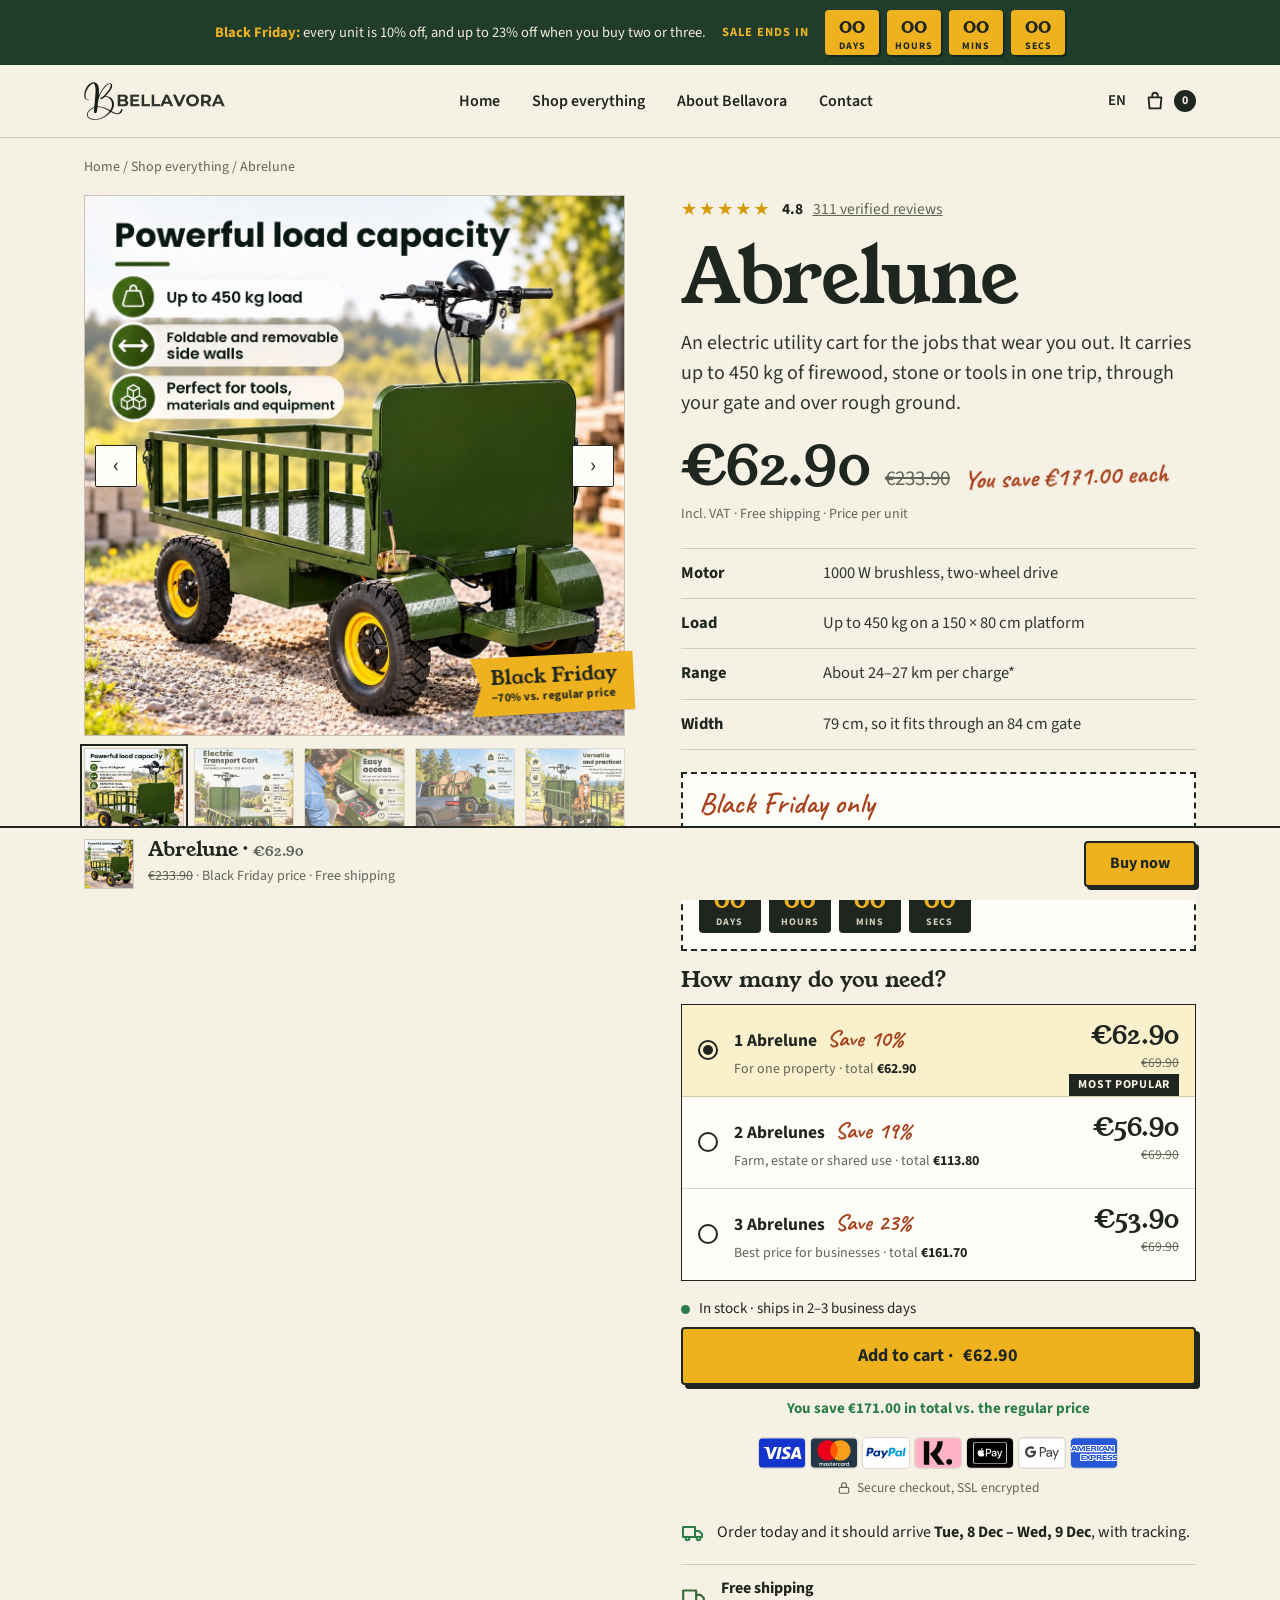
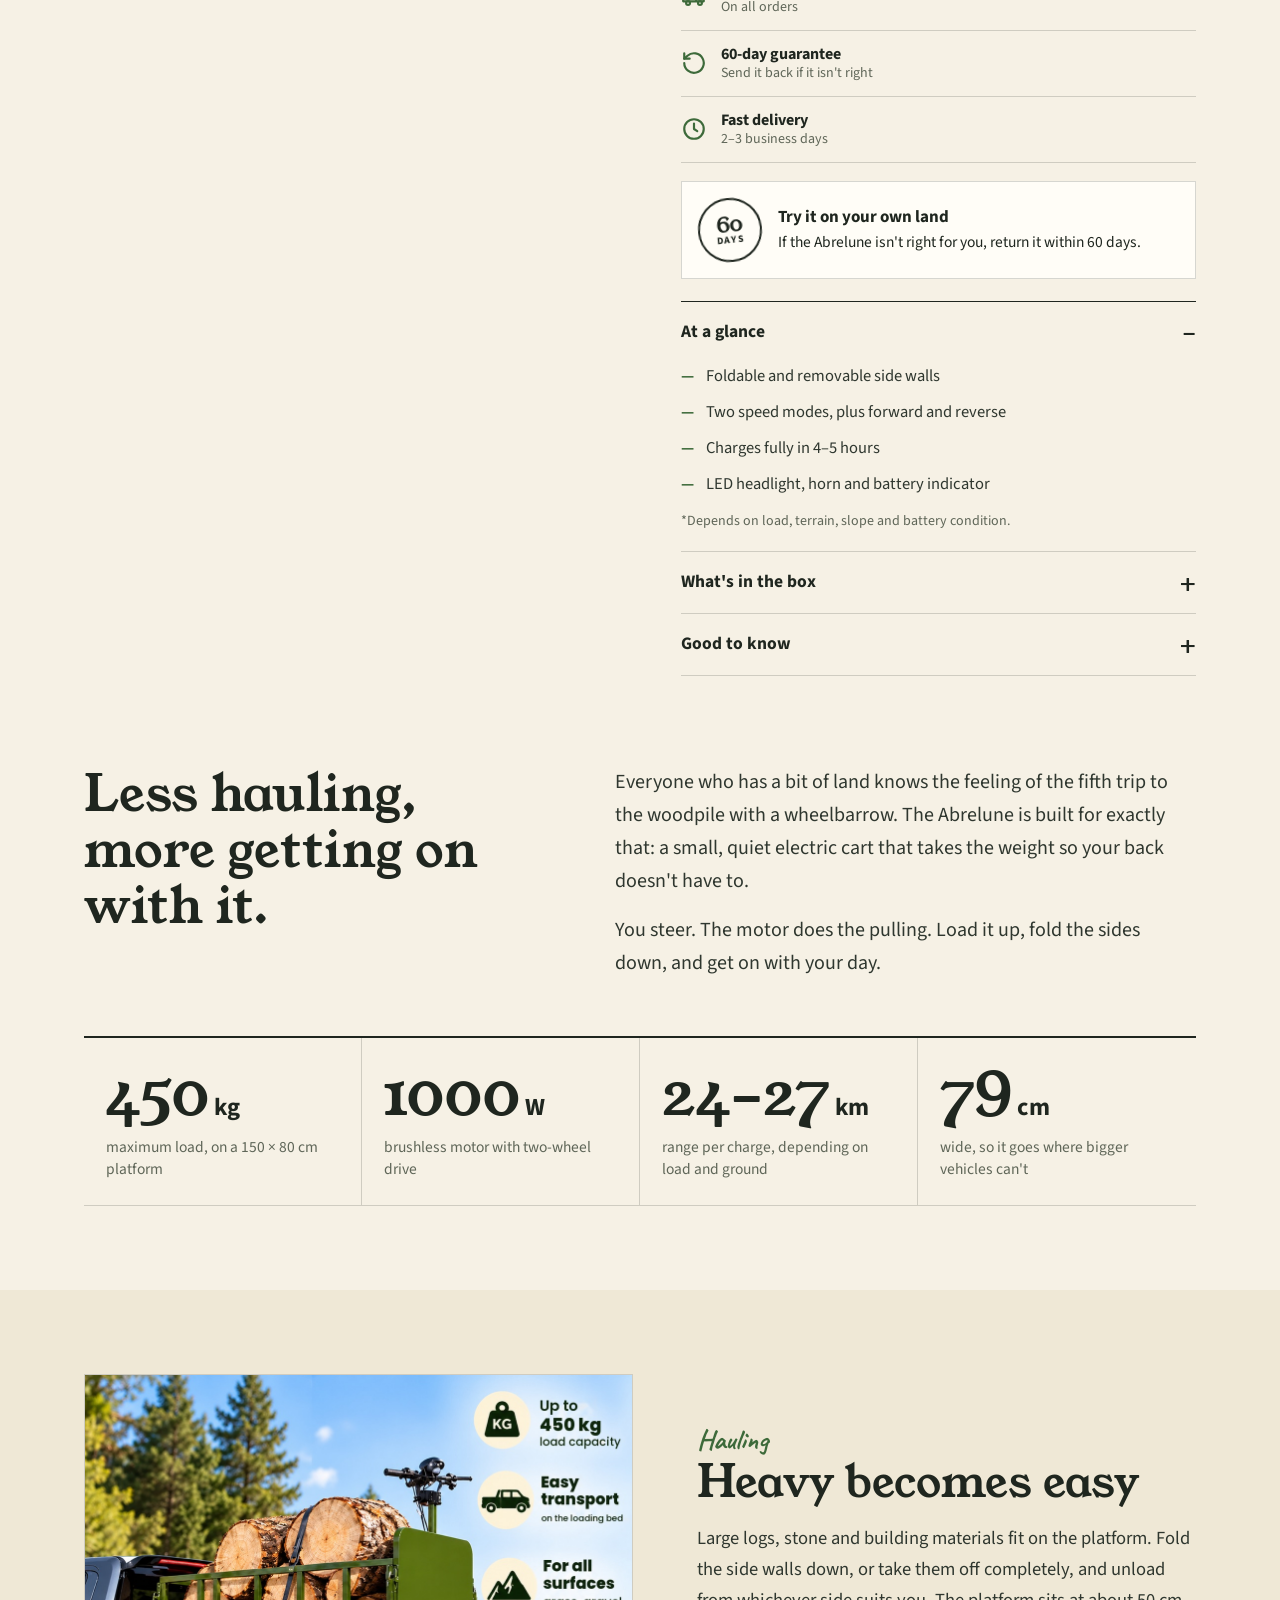
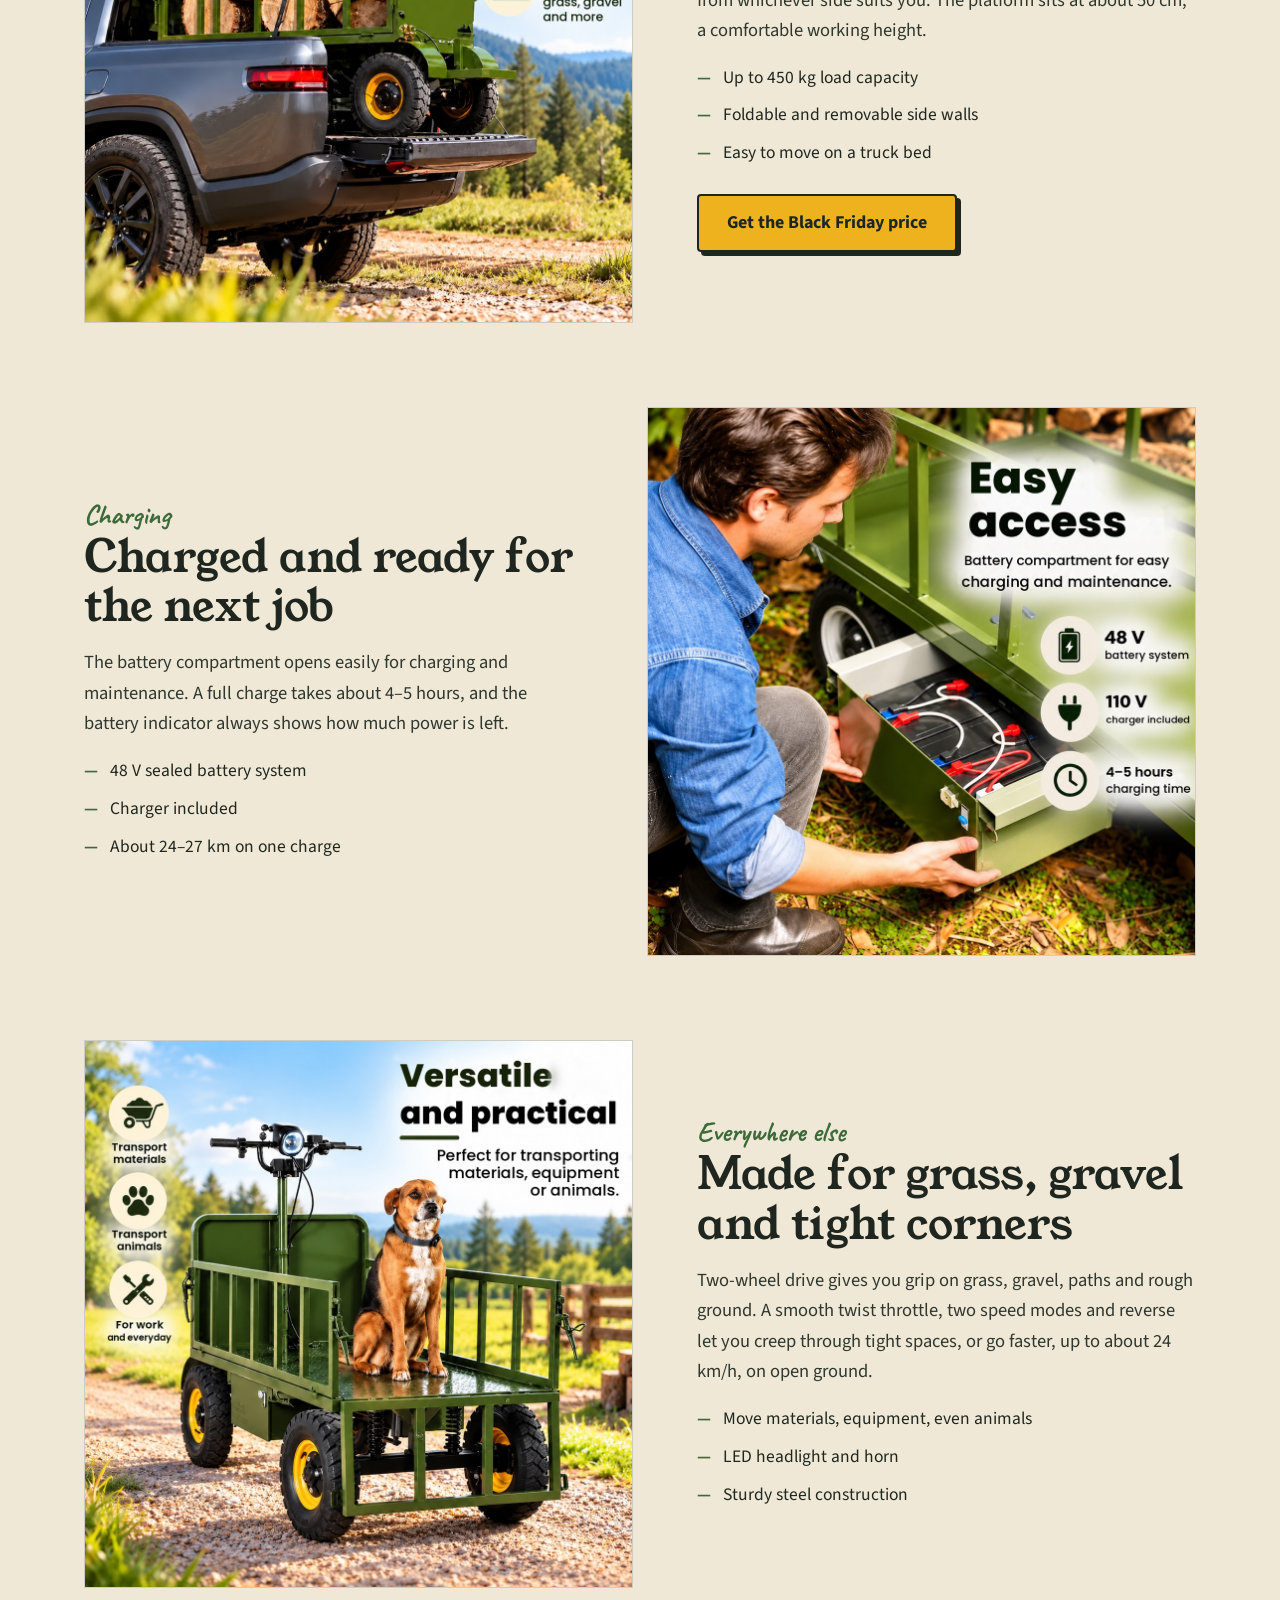
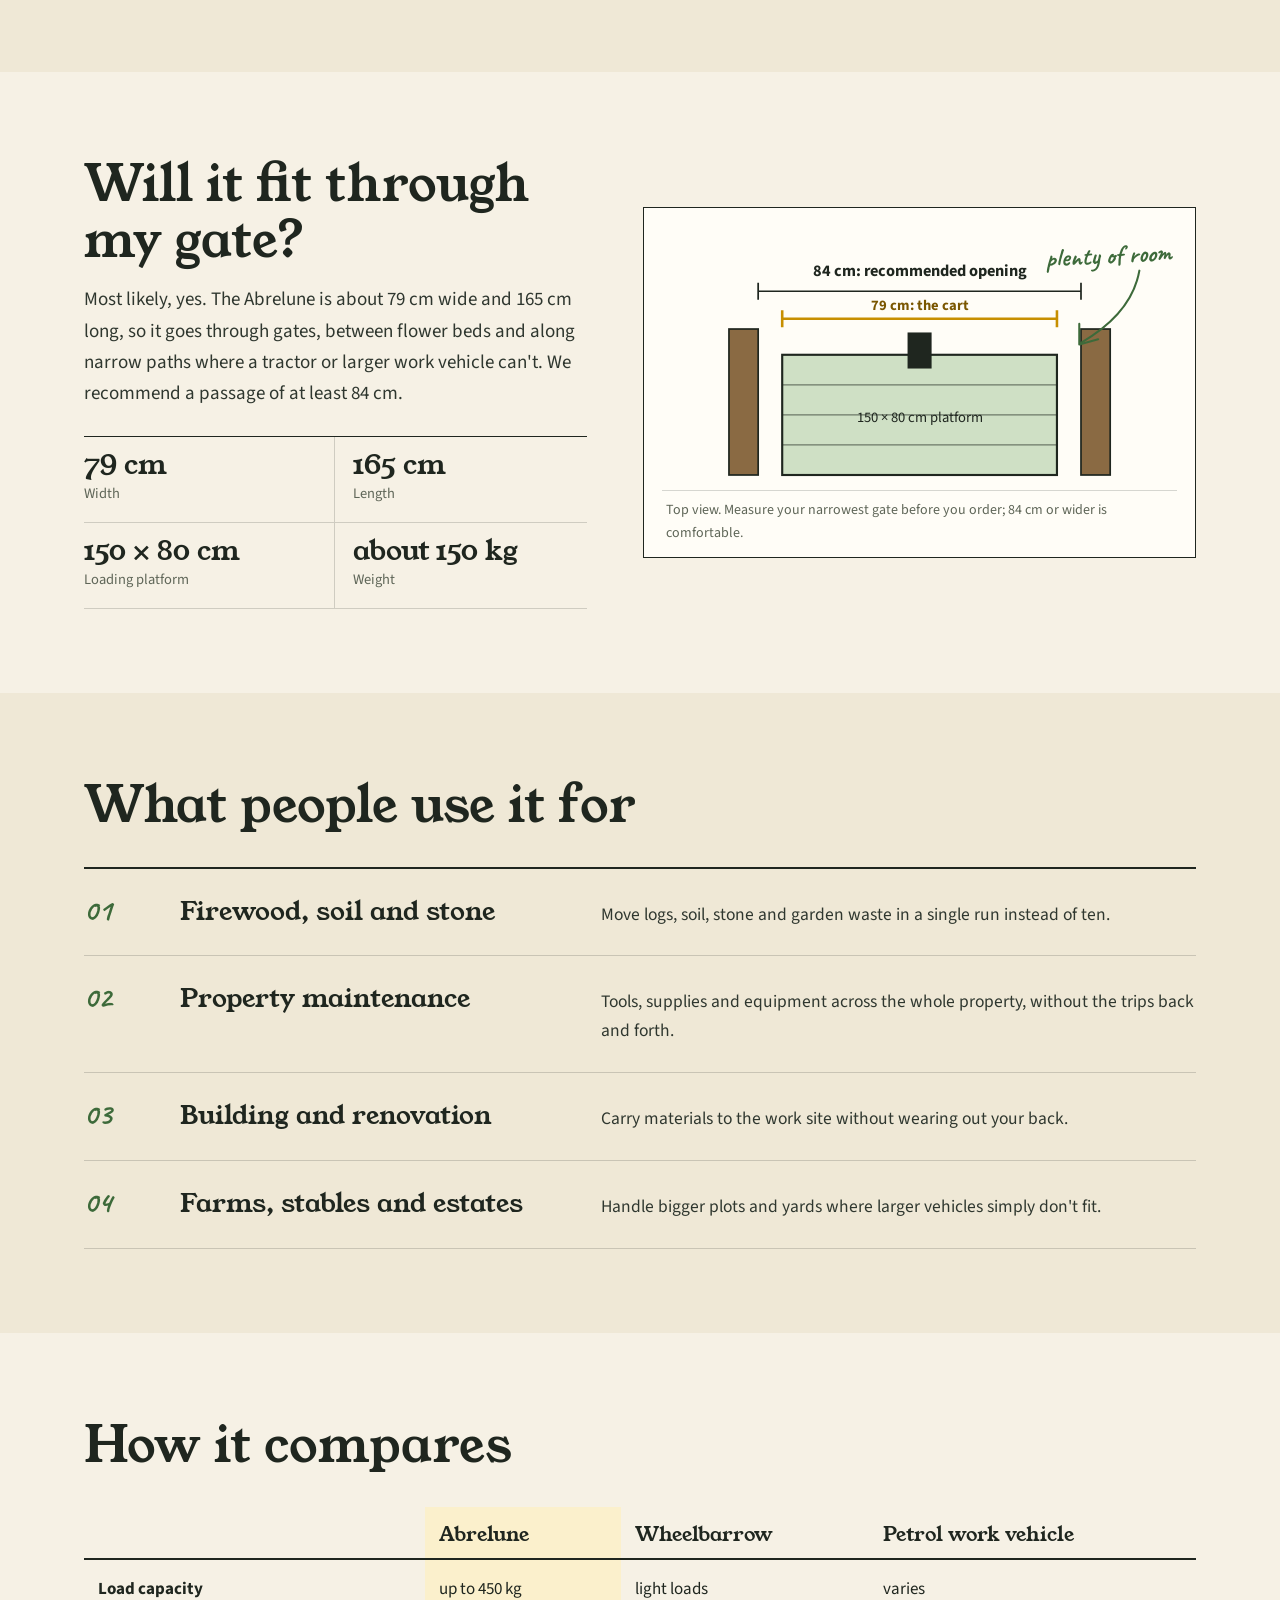
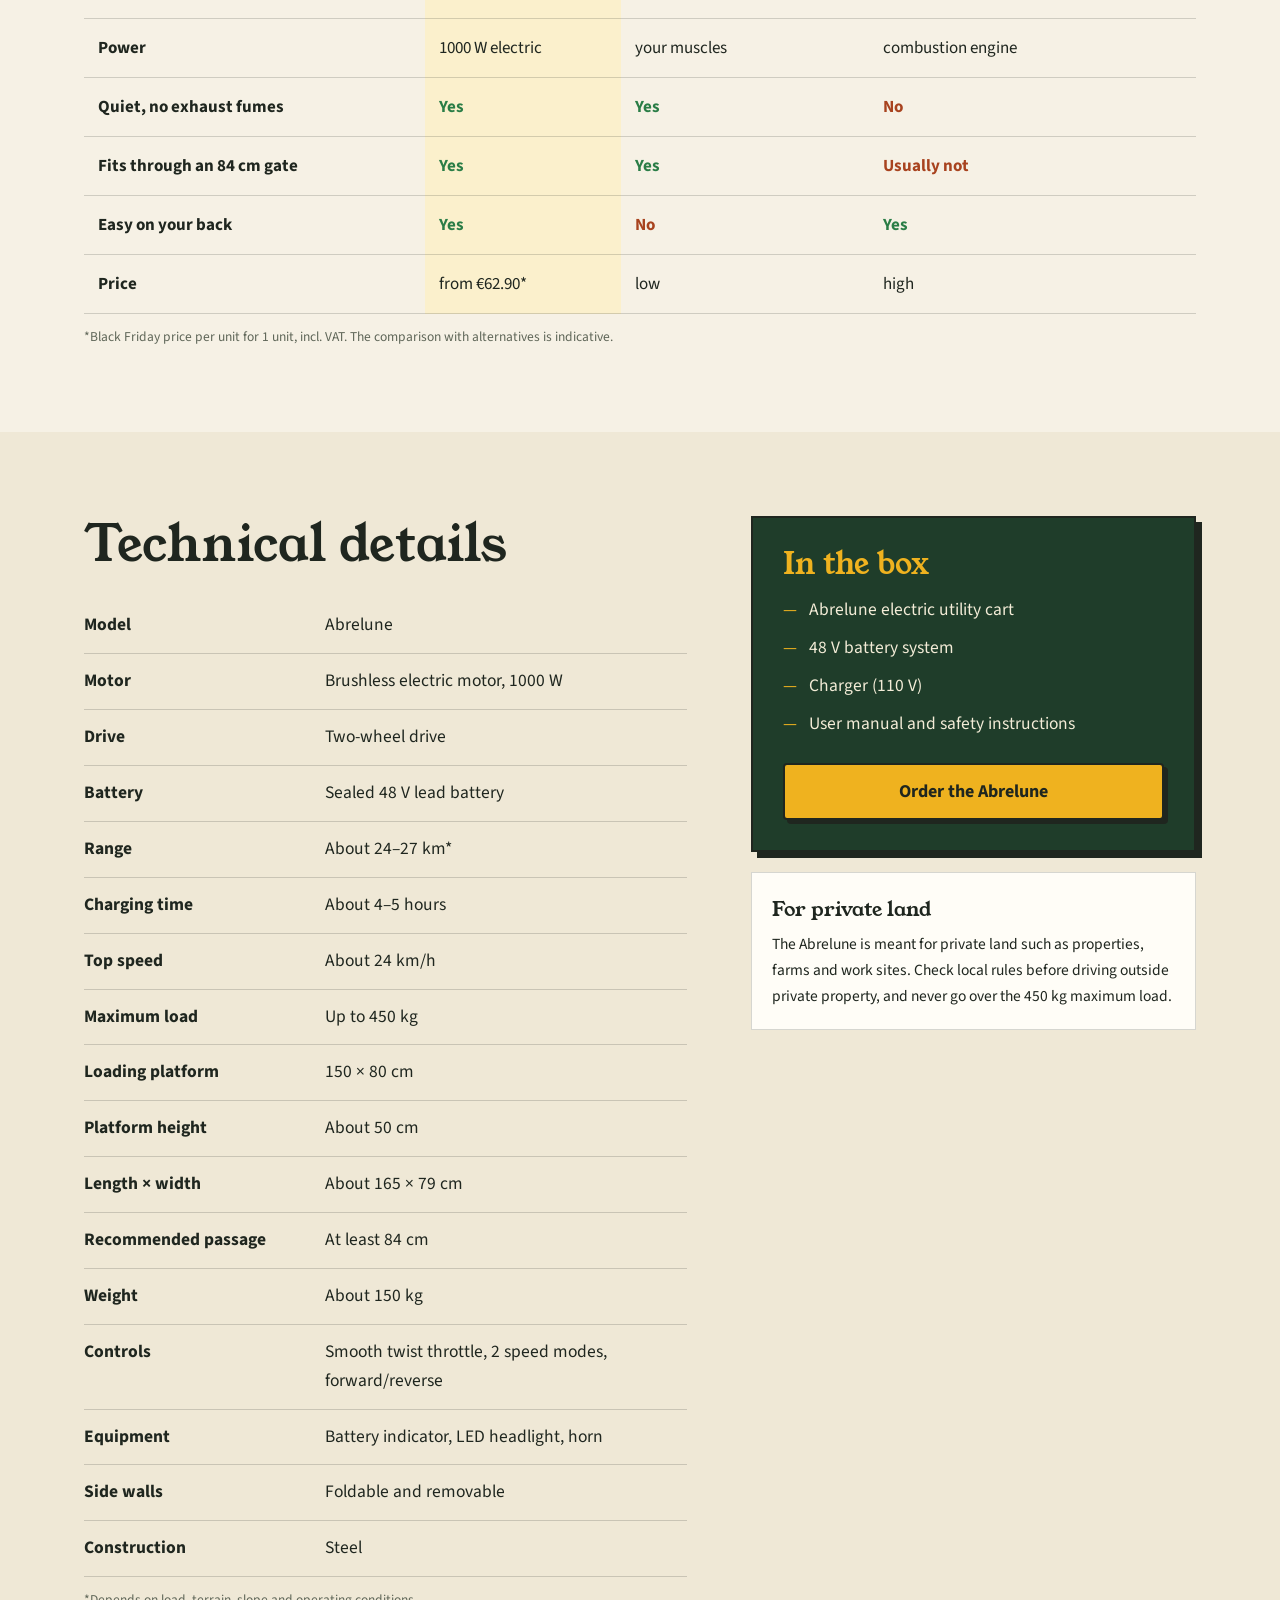
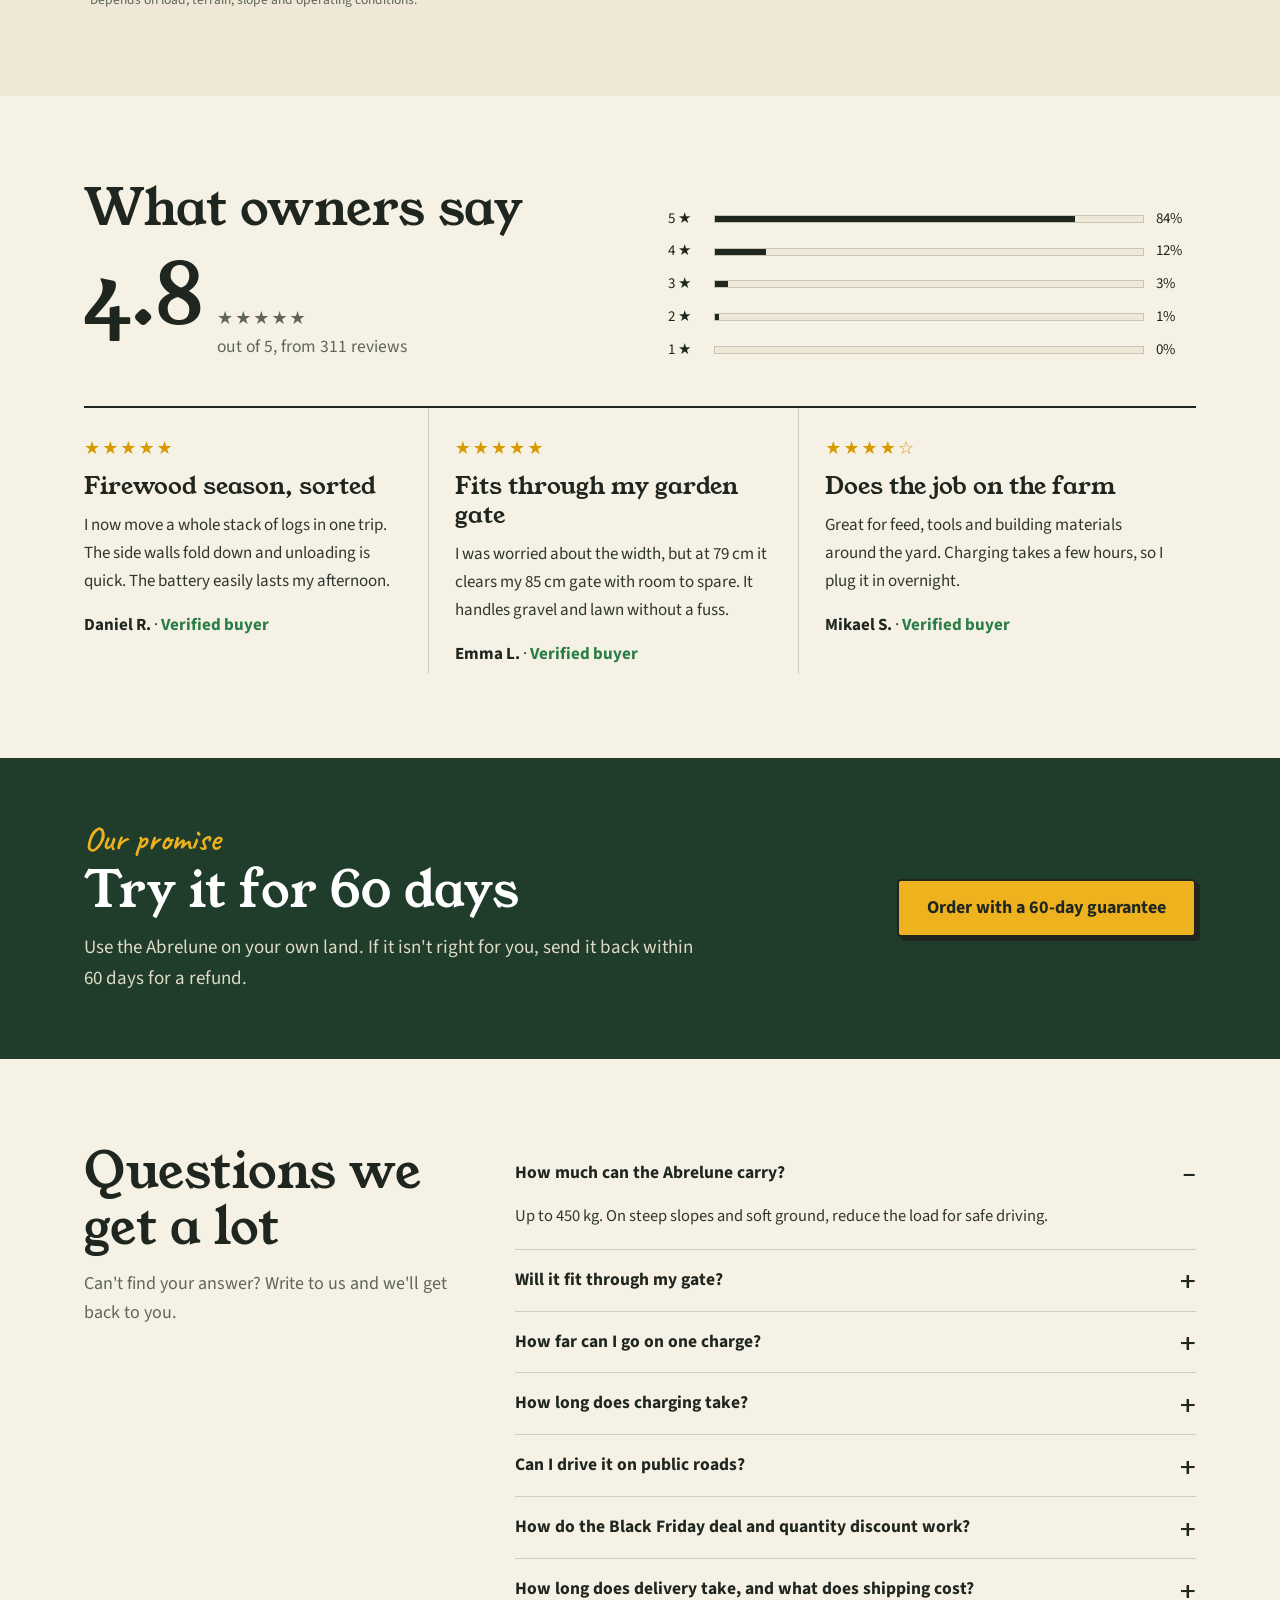
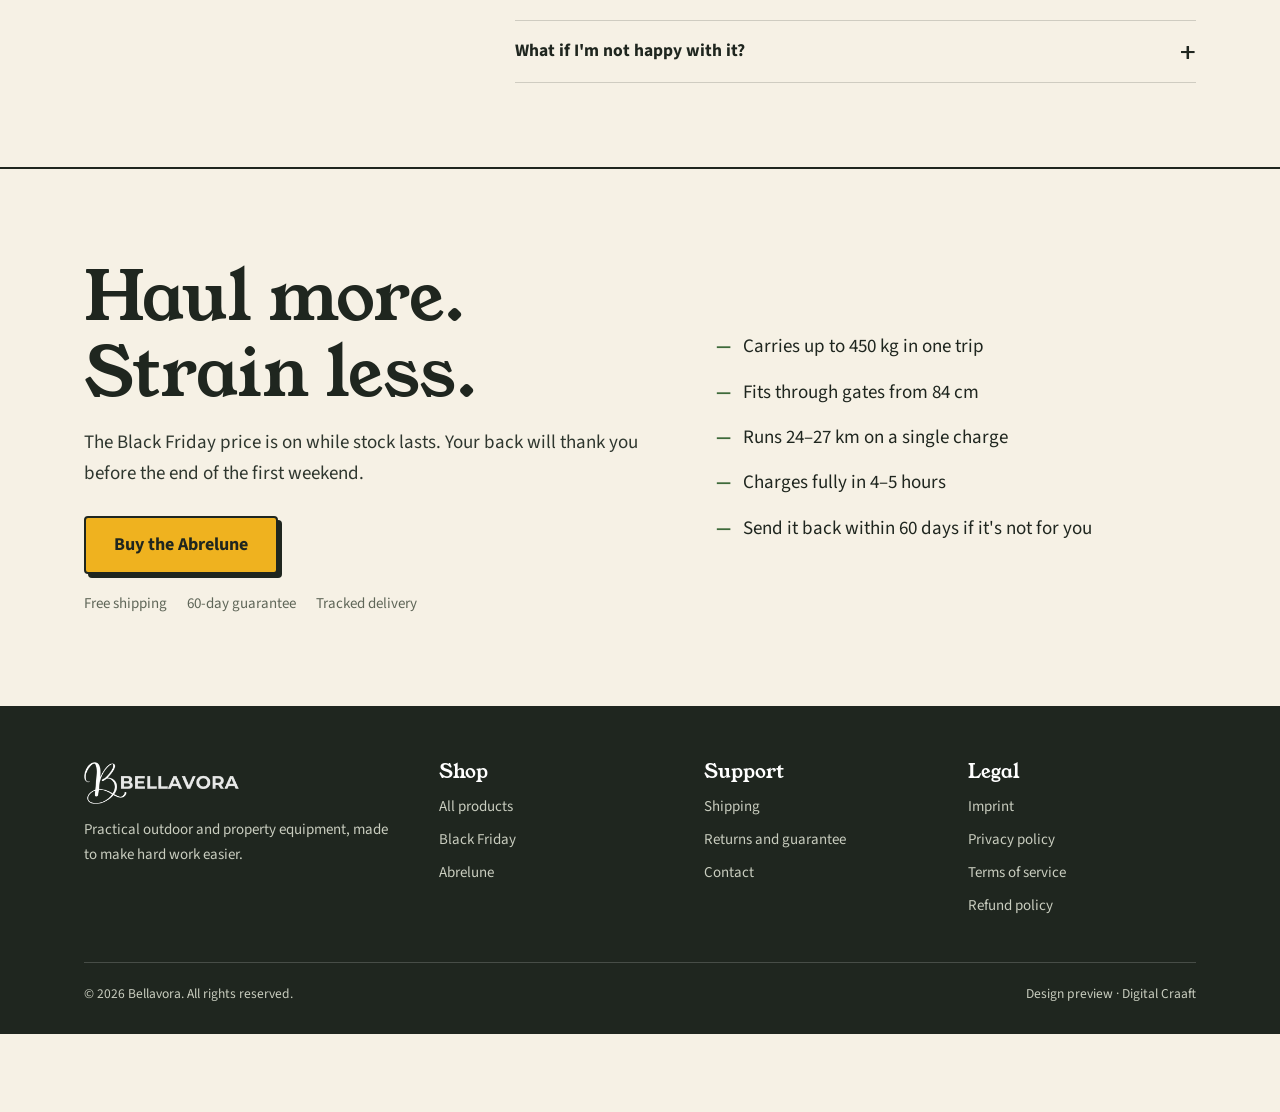
<file: abrelune/index.html>
<!doctype html>
<html lang="en">
<head>
<meta charset="utf-8">
<meta name="viewport" content="width=device-width,initial-scale=1">
<title>Abrelune Electric Utility Cart · 450 kg Load, 1000 W Motor | Bellavora</title>
<meta name="description" content="Abrelune electric utility cart: carries up to 450 kg, 1000 W brushless motor, 24–27 km range, only 79 cm wide. Black Friday: 10% off every unit, up to 23% off when you buy 2–3. Free shipping, 60-day guarantee.">
<link rel="canonical" href="https://bellavorait.com/en/products/abrelune">
<link rel="alternate" hreflang="en" href="https://bellavorait.com/en/products/abrelune">
<link rel="alternate" hreflang="sv" href="https://bellavorait.com/sv/products/abrelune">
<link rel="alternate" hreflang="x-default" href="https://bellavorait.com/en/products/abrelune">
<meta name="theme-color" content="#1f3d2a">
<meta property="og:type" content="product">
<meta property="og:title" content="Abrelune Electric Utility Cart – 450 kg, 1000 W, 79 cm wide">
<meta property="og:description" content="Haul firewood, stone and tools without lifting a finger. Black Friday deal live now.">
<meta property="og:image" content="assets/abrelune-1.jpg">
<meta name="twitter:card" content="summary_large_image">
<link rel="preconnect" href="https://fonts.googleapis.com"><link rel="preconnect" href="https://fonts.gstatic.com" crossorigin>
<link href="https://fonts.googleapis.com/css2?family=Caveat:wght@600;700&family=Source+Sans+3:wght@400;600;700&family=Young+Serif&display=swap" rel="stylesheet">
<link rel="stylesheet" href="styles.css">
<script type="application/ld+json">
{"@context":"https://schema.org","@graph":[
{"@type":"Product","name":"Abrelune Electric Utility Cart","description":"Compact electric utility cart for property maintenance, gardening and outdoor work. Carries up to 450 kg on a 150 × 80 cm platform, 1000 W brushless motor, about 24–27 km range.","image":["assets/abrelune-1.jpg","assets/abrelune-2.jpg","assets/abrelune-3.jpg","assets/abrelune-4.jpg","assets/abrelune-5.jpg"],"brand":{"@type":"Brand","name":"Bellavora"},"sku":"ABRELUNE-450","aggregateRating":{"@type":"AggregateRating","ratingValue":"4.8","reviewCount":"311"},"offers":{"@type":"Offer","url":"https://bellavorait.com/en/products/abrelune","priceCurrency":"EUR","price":"62.90","priceValidUntil":"2026-11-30","availability":"https://schema.org/InStock","itemCondition":"https://schema.org/NewCondition","shippingDetails":{"@type":"OfferShippingDetails","shippingRate":{"@type":"MonetaryAmount","value":"0","currency":"EUR"},"deliveryTime":{"@type":"ShippingDeliveryTime","transitTime":{"@type":"QuantitativeValue","minValue":2,"maxValue":3,"unitCode":"DAY"}}},"hasMerchantReturnPolicy":{"@type":"MerchantReturnPolicy","merchantReturnDays":60,"returnPolicyCategory":"https://schema.org/MerchantReturnFiniteReturnWindow"}}},
{"@type":"BreadcrumbList","itemListElement":[{"@type":"ListItem","position":1,"name":"Home","item":"https://bellavorait.com/en"},{"@type":"ListItem","position":2,"name":"Shop everything","item":"https://bellavorait.com/en/collections/all"},{"@type":"ListItem","position":3,"name":"Abrelune"}]},
{"@type":"FAQPage","mainEntity":[
{"@type":"Question","name":"How much can the Abrelune carry?","acceptedAnswer":{"@type":"Answer","text":"Up to 450 kg. On steep slopes and soft ground, reduce the load for safe driving."}},
{"@type":"Question","name":"Will it fit through my gate?","acceptedAnswer":{"@type":"Answer","text":"The Abrelune is about 79 cm wide. We recommend a passage width of at least 84 cm."}},
{"@type":"Question","name":"How far can I go on one charge?","acceptedAnswer":{"@type":"Answer","text":"About 24–27 km, depending on load, terrain, slope and battery condition."}},
{"@type":"Question","name":"How long does charging take?","acceptedAnswer":{"@type":"Answer","text":"A full charge takes about 4–5 hours."}},
{"@type":"Question","name":"Can I drive it on public roads?","acceptedAnswer":{"@type":"Answer","text":"The Abrelune is intended for private land such as properties, farms and work sites. With a top speed of about 24 km/h, special vehicle-classification rules may apply. Always check local rules before driving outside private property."}}
]}]}
</script>
</head>
<body>

<svg width="0" height="0" style="position:absolute" aria-hidden="true">
  <symbol id="i-bolt" viewBox="0 0 24 24" fill="none" stroke="currentColor" stroke-width="2" stroke-linecap="round" stroke-linejoin="round"><path d="M13 2L4 14h7l-1 8 9-12h-7z"/></symbol>
  <symbol id="i-box" viewBox="0 0 24 24" fill="none" stroke="currentColor" stroke-width="2" stroke-linecap="round" stroke-linejoin="round"><path d="M21 8l-9-5-9 5v8l9 5 9-5z"/><path d="M3 8l9 5 9-5M12 13v8"/></symbol>
  <symbol id="i-route" viewBox="0 0 24 24" fill="none" stroke="currentColor" stroke-width="2" stroke-linecap="round" stroke-linejoin="round"><circle cx="6" cy="19" r="2"/><circle cx="18" cy="5" r="2"/><path d="M8 19h7a3 3 0 0 0 0-6H9a3 3 0 0 1 0-6h7"/></symbol>
  <symbol id="i-width" viewBox="0 0 24 24" fill="none" stroke="currentColor" stroke-width="2" stroke-linecap="round" stroke-linejoin="round"><path d="M3 12h18M7 8l-4 4 4 4M17 8l4 4-4 4"/></symbol>
  <symbol id="i-battery" viewBox="0 0 24 24" fill="none" stroke="currentColor" stroke-width="2" stroke-linecap="round" stroke-linejoin="round"><rect x="3" y="7" width="16" height="10" rx="2"/><path d="M22 11v2M11 9l-2 3h4l-2 3"/></symbol>
  <symbol id="i-truck" viewBox="0 0 24 24" fill="none" stroke="currentColor" stroke-width="2" stroke-linecap="round" stroke-linejoin="round"><path d="M2 6h12v10H2zM14 10h4l3 3v3h-7z"/><circle cx="6.5" cy="17.5" r="1.8"/><circle cx="17.5" cy="17.5" r="1.8"/></symbol>
  <symbol id="i-return" viewBox="0 0 24 24" fill="none" stroke="currentColor" stroke-width="2" stroke-linecap="round" stroke-linejoin="round"><path d="M3 12a9 9 0 1 0 3-6.7L3 8"/><path d="M3 3v5h5"/></symbol>
  <symbol id="i-clock" viewBox="0 0 24 24" fill="none" stroke="currentColor" stroke-width="2" stroke-linecap="round" stroke-linejoin="round"><circle cx="12" cy="12" r="9"/><path d="M12 7v5l3 2"/></symbol>
  <symbol id="i-lock" viewBox="0 0 24 24" fill="none" stroke="currentColor" stroke-width="2" stroke-linecap="round" stroke-linejoin="round"><rect x="4" y="11" width="16" height="10" rx="2"/><path d="M8 11V7a4 4 0 0 1 8 0v4"/></symbol>
  <symbol id="i-shield" viewBox="0 0 24 24" fill="none" stroke="currentColor" stroke-width="2" stroke-linecap="round" stroke-linejoin="round"><path d="M12 3l8 3v6c0 5-3.5 8-8 9-4.5-1-8-4-8-9V6z"/><path d="M8.5 12l2.5 2.5L16 9.5"/></symbol>
  <symbol id="i-bag" viewBox="0 0 24 24" fill="none" stroke="currentColor" stroke-width="2" stroke-linecap="round" stroke-linejoin="round"><path d="M5 8h14l-1 12H6z"/><path d="M9 8V6a3 3 0 0 1 6 0v2"/></symbol>
  <symbol id="i-log" viewBox="0 0 24 24" fill="none" stroke="currentColor" stroke-width="2" stroke-linecap="round" stroke-linejoin="round"><ellipse cx="7" cy="12" rx="3" ry="6"/><path d="M7 6h11a3 6 0 0 1 0 12H7"/><path d="M7 10a1 2 0 0 1 0 4"/></symbol>
  <symbol id="i-hammer" viewBox="0 0 24 24" fill="none" stroke="currentColor" stroke-width="2" stroke-linecap="round" stroke-linejoin="round"><path d="M14 4l6 6-3 3-6-6zM12.5 8.5L4 17l3 3 8.5-8.5"/></symbol>
  <symbol id="i-home" viewBox="0 0 24 24" fill="none" stroke="currentColor" stroke-width="2" stroke-linecap="round" stroke-linejoin="round"><path d="M3 11l9-8 9 8"/><path d="M5 10v10h14V10M10 20v-6h4v6"/></symbol>
  <symbol id="i-sprout" viewBox="0 0 24 24" fill="none" stroke="currentColor" stroke-width="2" stroke-linecap="round" stroke-linejoin="round"><path d="M12 21v-9"/><path d="M12 12C12 8 9 6 4 6c0 4 2 6 8 6zM12 14c0-3 2-5 7-5 0 4-2 5-7 5z"/></symbol>
  <symbol id="i-paw" viewBox="0 0 24 24" fill="none" stroke="currentColor" stroke-width="2" stroke-linecap="round" stroke-linejoin="round"><circle cx="6" cy="10" r="1.7"/><circle cx="10" cy="6" r="1.7"/><circle cx="15" cy="6" r="1.7"/><circle cx="19" cy="10" r="1.7"/><path d="M12 12c-3 0-5 3-5 5 0 2 2 2 5 1 3 1 5 1 5-1 0-2-2-5-5-5z"/></symbol>
  <symbol id="i-gauge" viewBox="0 0 24 24" fill="none" stroke="currentColor" stroke-width="2" stroke-linecap="round" stroke-linejoin="round"><path d="M4 18a9 9 0 1 1 16 0"/><path d="M12 13l4-4"/></symbol>
</svg>

<div class="announce">
  <span class="a-txt"><b>Black Friday:</b> every unit is 10% off, and up to 23% off when you buy two or three.</span> <span class="a-end">Sale ends in</span> <span class="cd" data-countdown role="timer" aria-label="Time left"><span class="u"><b data-d>00</b><i>days</i></span><span class="u"><b data-h>00</b><i>hours</i></span><span class="u"><b data-m>00</b><i>mins</i></span><span class="u"><b data-s>00</b><i>secs</i></span></span>
</div>

<header class="top">
  <div class="wrap">
    <a class="logo" href="#" aria-label="Bellavora home"><img src="assets/logo-dark.png" alt="Bellavora" width="140" height="38"></a>
    <nav class="main" aria-label="Main navigation"><a href="#">Home</a><a href="#">Shop everything</a><a href="#">About Bellavora</a><a href="#">Contact</a></nav>
    <div class="hdr-r">
      <span>EN</span>
      <button class="cart" data-open-cart aria-label="Open cart"><svg width="22" height="22"><use href="#i-bag"/></svg><i data-cart-count>0</i></button>
    </div>
  </div>
</header>

<main>
<div class="wrap">
  <nav class="crumbs" aria-label="Breadcrumb"><a href="#">Home</a> / <a href="#">Shop everything</a> / Abrelune</nav>

  <section class="pdp" id="product">
    <div class="gallery">
      <div class="g-main">
        <div class="tag">Black Friday<small>−70% vs. regular price</small></div>
        <button class="g-nav g-prev" aria-label="Previous image">‹</button>
        <button class="g-nav g-next" aria-label="Next image">›</button>
        <div class="g-track" id="gTrack">
          <img src="assets/abrelune-1.jpg" alt="Abrelune electric utility cart with foldable side walls, up to 450 kg load" width="1100" height="1100" fetchpriority="high">
          <img src="assets/abrelune-2.jpg" alt="Abrelune electric transport cart: 1000 W motor, 450 kg capacity, 24–27 km range" width="1100" height="1100" loading="lazy">
          <img src="assets/abrelune-3.jpg" alt="Easy-access battery compartment: 48 V system, 110 V charger included, 4–5 hours charging" width="1100" height="1100" loading="lazy">
          <img src="assets/abrelune-4.jpg" alt="Abrelune loaded with logs on a pickup truck bed for easy transport" width="1100" height="1100" loading="lazy">
          <img src="assets/abrelune-5.jpg" alt="Versatile and practical: transport materials, animals, work and everyday use" width="1100" height="1100" loading="lazy">
        </div>
      </div>
      <div class="g-dots" id="gDots"><i class="on"></i><i></i><i></i><i></i><i></i></div>
      <div class="g-thumbs" id="gThumbs">
        <button class="on" aria-label="Image 1"><img src="assets/abrelune-1.jpg" alt=""></button>
        <button aria-label="Image 2"><img src="assets/abrelune-2.jpg" alt=""></button>
        <button aria-label="Image 3"><img src="assets/abrelune-3.jpg" alt=""></button>
        <button aria-label="Image 4"><img src="assets/abrelune-4.jpg" alt=""></button>
        <button aria-label="Image 5"><img src="assets/abrelune-5.jpg" alt=""></button>
      </div>
    </div>

    <div class="buy">
      <div class="buy-head">
        <div class="rate"><span class="stars" aria-hidden="true">★★★★★</span><strong>4.8</strong><a href="#reviews">311 verified reviews</a></div>
      </div>
      <div class="buy-title">
        <h1>Abrelune</h1>
        <p class="sub">An electric utility cart for the jobs that wear you out. It carries up to 450 kg of firewood, stone or tools in one trip, through your gate and over rough ground.</p>
      </div>
      <div class="buy-body">
        <div class="price-row">
          <span class="price" data-price>€62.90</span>
          <span class="was">€233.90</span>
          <span class="save" data-save>You save €171.00 each</span>
        </div>
        <p class="vat">Incl. VAT · Free shipping · Price per unit</p>

        <dl class="facts">
          <div><dt>Motor</dt><dd>1000 W brushless, two-wheel drive</dd></div>
          <div><dt>Load</dt><dd>Up to 450 kg on a 150 × 80 cm platform</dd></div>
          <div><dt>Range</dt><dd>About 24–27 km per charge*</dd></div>
          <div><dt>Width</dt><dd>79 cm, so it fits through an 84 cm gate</dd></div>
        </dl>

        <div class="bf-note">
          <span class="hand">Black Friday only</span>
          <p>Every unit is 10% off, and buying two or three saves up to 23%. Applied automatically in your cart. <b>Sale ends <span data-ends></span> at 23:59.</b></p>
          <span class="cd" data-countdown role="timer" aria-label="Time left"><span class="u"><b data-d>00</b><i>days</i></span><span class="u"><b data-h>00</b><i>hours</i></span><span class="u"><b data-m>00</b><i>mins</i></span><span class="u"><b data-s>00</b><i>secs</i></span></span>
        </div>

        <p class="q-label">How many do you need?</p>
        <div class="tiers" id="tiers" role="radiogroup" aria-label="Choose quantity">
          <label class="tier on" data-qty="1"><input type="radio" name="q" value="1" checked><span class="dot"></span>
            <span><span class="t1">1 Abrelune <em data-tsave></em></span><span class="t2">For one property · total <b data-tt></b></span></span>
            <span class="tp"><b data-tp></b><s data-ts></s></span></label>
          <label class="tier" data-qty="2"><input type="radio" name="q" value="2"><span class="dot"></span>
            <span class="pop">Most popular</span>
            <span><span class="t1">2 Abrelunes <em data-tsave></em></span><span class="t2">Farm, estate or shared use · total <b data-tt></b></span></span>
            <span class="tp"><b data-tp></b><s data-ts></s></span></label>
          <label class="tier" data-qty="3"><input type="radio" name="q" value="3"><span class="dot"></span>
            <span><span class="t1">3 Abrelunes <em data-tsave></em></span><span class="t2">Best price for businesses · total <b data-tt></b></span></span>
            <span class="tp"><b data-tp></b><s data-ts></s></span></label>
        </div>

        <p class="stock"><i></i><span>In stock · ships in 2–3 business days<span data-stock-n> · only <b>0</b> left</span></span></p>
        <div class="bar"><span></span></div>

        <button class="btn btn-block" data-add>Add to cart · <span data-total>€62.90</span></button>
        <p class="total-save" data-totsave></p>
        <div class="pay" aria-label="Payment methods">
          <img src="assets/pay/visa.svg" alt="Visa" width="46" height="30"><img src="assets/pay/mastercard.svg" alt="Mastercard" width="46" height="30"><img src="assets/pay/paypal.svg" alt="PayPal" width="46" height="30"><img src="assets/pay/klarna.svg" alt="Klarna" width="46" height="30"><img src="assets/pay/applepay.svg" alt="Apple Pay" width="46" height="30"><img src="assets/pay/googlepay.svg" alt="Google Pay" width="46" height="30"><img src="assets/pay/amex.svg" alt="American Express" width="46" height="30">
        </div>
        <p class="secure"><svg width="14" height="14"><use href="#i-lock"/></svg> Secure checkout, SSL encrypted</p>

        <p class="deliv"><svg width="24" height="24"><use href="#i-truck"/></svg><span>Order today and it should arrive <b data-eta>in 2–3 business days</b>, with tracking.</span></p>

        <div class="ship">
          <div><svg><use href="#i-truck"/></svg><span>Free shipping<small>On all orders</small></span></div>
          <div><svg><use href="#i-return"/></svg><span>60-day guarantee<small>Send it back if it isn't right</small></span></div>
          <div><svg><use href="#i-clock"/></svg><span>Fast delivery<small>2–3 business days</small></span></div>
        </div>

        <div class="guar"><div class="seal"><span>60<small>DAYS</small></span></div>
          <p><b>Try it on your own land</b>If the Abrelune isn't right for you, return it within 60 days.</p></div>

        <div class="acc-wrap">
          <details class="acc" open><summary>At a glance</summary><div class="acc-b"><ul class="dash">
            <li>Foldable and removable side walls</li>
            <li>Two speed modes, plus forward and reverse</li>
            <li>Charges fully in 4–5 hours</li>
            <li>LED headlight, horn and battery indicator</li></ul>
            <p style="font-size:14px;color:var(--mute);margin-top:12px">*Depends on load, terrain, slope and battery condition.</p></div></details>
          <details class="acc"><summary>What's in the box</summary><div class="acc-b">Abrelune electric utility cart, 48 V battery system, charger (110 V), user manual and safety instructions.</div></details>
          <details class="acc"><summary>Good to know</summary><div class="acc-b">Range, speed and load capacity change with terrain, slope, battery condition and how you use it. Never go over the stated maximum load, and always drive safely.</div></details>
        </div>
      </div>
    </div>
  </section>
</div>

<!-- INTRO + NUMBERS -->
<section class="sec" style="padding-top:20px">
  <div class="wrap">
    <div class="intro rv-in">
      <h2>Less hauling, more getting on with it.</h2>
      <div>
        <p>Everyone who has a bit of land knows the feeling of the fifth trip to the woodpile with a wheelbarrow. The Abrelune is built for exactly that: a small, quiet electric cart that takes the weight so your back doesn't have to.</p>
        <p>You steer. The motor does the pulling. Load it up, fold the sides down, and get on with your day.</p>
      </div>
    </div>
    <div class="nums rv-in">
      <div class="num"><b>450<small>kg</small></b><span>maximum load, on a 150 × 80 cm platform</span></div>
      <div class="num"><b>1000<small>W</small></b><span>brushless motor with two-wheel drive</span></div>
      <div class="num"><b>24–27<small>km</small></b><span>range per charge, depending on load and ground</span></div>
      <div class="num"><b>79<small>cm</small></b><span>wide, so it goes where bigger vehicles can't</span></div>
    </div>
  </div>
</section>

<!-- FEATURES -->
<section class="sec paper2" id="details">
  <div class="wrap">
    <div class="feat rv-in">
      <figure class="f-img"><img src="assets/abrelune-4.jpg" alt="Abrelune carrying heavy logs, loaded on a pickup" loading="lazy" width="1100" height="1100"></figure>
      <div><span class="hand num-tag">Hauling</span><h3>Heavy becomes easy</h3>
        <p>Large logs, stone and building materials fit on the platform. Fold the side walls down, or take them off completely, and unload from whichever side suits you. The platform sits at about 50 cm, a comfortable working height.</p>
        <ul class="dash"><li>Up to 450 kg load capacity</li><li>Foldable and removable side walls</li><li>Easy to move on a truck bed</li></ul>
        <p style="margin-top:26px"><a class="btn" href="#product">Get the Black Friday price</a></p></div>
    </div>

    <div class="feat rev rv-in">
      <figure class="f-img"><img src="assets/abrelune-3.jpg" alt="Easy-access battery compartment on the Abrelune" loading="lazy" width="1100" height="1100"></figure>
      <div><span class="hand num-tag">Charging</span><h3>Charged and ready for the next job</h3>
        <p>The battery compartment opens easily for charging and maintenance. A full charge takes about 4–5 hours, and the battery indicator always shows how much power is left.</p>
        <ul class="dash"><li>48 V sealed battery system</li><li>Charger included</li><li>About 24–27 km on one charge</li></ul></div>
    </div>

    <div class="feat rv-in">
      <figure class="f-img"><img src="assets/abrelune-5.jpg" alt="Abrelune carrying a dog across a gravel path on a farm" loading="lazy" width="1100" height="1100"></figure>
      <div><span class="hand num-tag">Everywhere else</span><h3>Made for grass, gravel and tight corners</h3>
        <p>Two-wheel drive gives you grip on grass, gravel, paths and rough ground. A smooth twist throttle, two speed modes and reverse let you creep through tight spaces, or go faster, up to about 24 km/h, on open ground.</p>
        <ul class="dash"><li>Move materials, equipment, even animals</li><li>LED headlight and horn</li><li>Sturdy steel construction</li></ul></div>
    </div>
  </div>
</section>

<!-- GATE FIT -->
<section class="sec">
  <div class="wrap">
    <div class="fit">
      <div class="rv-in"><h2>Will it fit through my gate?</h2>
        <p style="font-size:19px;color:#2f372f;margin-top:16px">Most likely, yes. The Abrelune is about 79 cm wide and 165 cm long, so it goes through gates, between flower beds and along narrow paths where a tractor or larger work vehicle can't. We recommend a passage of at least 84 cm.</p>
        <div class="dims"><div><b>79 cm</b><span>Width</span></div><div><b>165 cm</b><span>Length</span></div><div><b>150 × 80 cm</b><span>Loading platform</span></div><div><b>about 150 kg</b><span>Weight</span></div></div></div>
      <figure class="fit-fig rv-in">
        <svg viewBox="0 0 600 300" role="img" aria-label="Top view: a 79 cm wide cart passing through an 84 cm gate opening" font-family="Source Sans 3, sans-serif">
          <rect x="78" y="120" width="34" height="170" fill="#8a6a43" stroke="#1f261f" stroke-width="2"/><rect x="488" y="120" width="34" height="170" fill="#8a6a43" stroke="#1f261f" stroke-width="2"/>
          <rect x="140" y="150" width="320" height="140" fill="#cfe0c5" stroke="#1f261f" stroke-width="2.5"/>
          <g stroke="#1f261f" stroke-width="1.5" opacity=".55"><path d="M140 185h320M140 220h320M140 255h320"/></g>
          <rect x="286" y="124" width="28" height="42" fill="#1f261f"/>
          <path d="M112 76h376" stroke="#1f261f" stroke-width="2"/><path d="M112 66v20M488 66v20" stroke="#1f261f" stroke-width="2"/>
          <text x="300" y="58" text-anchor="middle" fill="#1f261f" font-weight="700" font-size="19">84 cm: recommended opening</text>
          <path d="M140 108h320" stroke="#c78f00" stroke-width="3"/><path d="M140 98v20M460 98v20" stroke="#c78f00" stroke-width="3"/>
          <text x="300" y="98" text-anchor="middle" fill="#7a5600" font-weight="700" font-size="17">79 cm: the cart</text>
          <text x="300" y="228" text-anchor="middle" fill="#1f261f" font-size="17">150 × 80 cm platform</text>
          <text x="594" y="40" text-anchor="end" font-family="Caveat, cursive" font-weight="700" font-size="30" fill="#3d6a3a" transform="rotate(-3 594 40)">plenty of room</text>
          <path d="M556 52c-6 34-30 62-68 84" fill="none" stroke="#3d6a3a" stroke-width="2.4" stroke-linecap="round"/><path d="M486 114l0 24 22-6" fill="none" stroke="#3d6a3a" stroke-width="2.4" stroke-linecap="round" stroke-linejoin="round"/>
        </svg>
        <figcaption>Top view. Measure your narrowest gate before you order; 84 cm or wider is comfortable.</figcaption>
      </figure>
    </div>
  </div>
</section>

<!-- USES -->
<section class="sec paper2">
  <div class="wrap">
    <h2 class="rv-in" style="margin-bottom:34px;max-width:14em">What people use it for</h2>
    <div class="uses rv-in">
      <div class="use"><i>01</i><h3>Firewood, soil and stone</h3><p>Move logs, soil, stone and garden waste in a single run instead of ten.</p></div>
      <div class="use"><i>02</i><h3>Property maintenance</h3><p>Tools, supplies and equipment across the whole property, without the trips back and forth.</p></div>
      <div class="use"><i>03</i><h3>Building and renovation</h3><p>Carry materials to the work site without wearing out your back.</p></div>
      <div class="use"><i>04</i><h3>Farms, stables and estates</h3><p>Handle bigger plots and yards where larger vehicles simply don't fit.</p></div>
    </div>
  </div>
</section>

<!-- COMPARISON -->
<section class="sec">
  <div class="wrap">
    <h2 class="rv-in" style="margin-bottom:34px;max-width:14em">How it compares</h2>
    <div class="cmp-wrap rv-in">
    <table class="cmp">
      <thead><tr><th></th><th class="us">Abrelune</th><th>Wheelbarrow</th><th>Petrol work vehicle</th></tr></thead>
      <tbody>
        <tr><td>Load capacity</td><td class="us">up to 450 kg</td><td>light loads</td><td>varies</td></tr>
        <tr><td>Power</td><td class="us">1000 W electric</td><td>your muscles</td><td>combustion engine</td></tr>
        <tr><td>Quiet, no exhaust fumes</td><td class="us y">Yes</td><td class="y">Yes</td><td class="n">No</td></tr>
        <tr><td>Fits through an 84 cm gate</td><td class="us y">Yes</td><td class="y">Yes</td><td class="n">Usually not</td></tr>
        <tr><td>Easy on your back</td><td class="us y">Yes</td><td class="n">No</td><td class="y">Yes</td></tr>
        <tr><td>Price</td><td class="us">from €62.90*</td><td>low</td><td>high</td></tr>
      </tbody>
    </table></div>
    <p style="font-size:13.5px;color:var(--mute);margin-top:12px">*Black Friday price per unit for 1 unit, incl. VAT. The comparison with alternatives is indicative.</p>
  </div>
</section>

<!-- SPECS -->
<section class="sec paper2" id="specs">
  <div class="wrap">
    <div class="specs">
      <div class="rv-in"><h2 style="margin-bottom:26px">Technical details</h2>
        <table class="spec-t">
          <tr><td>Model</td><td>Abrelune</td></tr>
          <tr><td>Motor</td><td>Brushless electric motor, 1000 W</td></tr>
          <tr><td>Drive</td><td>Two-wheel drive</td></tr>
          <tr><td>Battery</td><td>Sealed 48 V lead battery</td></tr>
          <tr><td>Range</td><td>About 24–27 km*</td></tr>
          <tr><td>Charging time</td><td>About 4–5 hours</td></tr>
          <tr><td>Top speed</td><td>About 24 km/h</td></tr>
          <tr><td>Maximum load</td><td>Up to 450 kg</td></tr>
          <tr><td>Loading platform</td><td>150 × 80 cm</td></tr>
          <tr><td>Platform height</td><td>About 50 cm</td></tr>
          <tr><td>Length × width</td><td>About 165 × 79 cm</td></tr>
          <tr><td>Recommended passage</td><td>At least 84 cm</td></tr>
          <tr><td>Weight</td><td>About 150 kg</td></tr>
          <tr><td>Controls</td><td>Smooth twist throttle, 2 speed modes, forward/reverse</td></tr>
          <tr><td>Equipment</td><td>Battery indicator, LED headlight, horn</td></tr>
          <tr><td>Side walls</td><td>Foldable and removable</td></tr>
          <tr><td>Construction</td><td>Steel</td></tr>
        </table>
        <p style="font-size:13.5px;color:var(--mute);margin-top:12px">*Depends on load, terrain, slope and operating conditions.</p></div>
      <div class="side rv-in">
        <div class="box"><h3>In the box</h3>
          <ul><li>Abrelune electric utility cart</li><li>48 V battery system</li><li>Charger (110 V)</li><li>User manual and safety instructions</li></ul>
          <a class="btn btn-block" href="#product" style="background:var(--brass)">Order the Abrelune</a></div>
        <div class="note"><b>For private land</b>The Abrelune is meant for private land such as properties, farms and work sites. Check local rules before driving outside private property, and never go over the 450 kg maximum load.</div>
      </div>
    </div>
  </div>
</section>

<!-- REVIEWS (placeholder copy – replace with real reviews) -->
<section class="sec" id="reviews">
  <div class="wrap">
    <div class="rev-head rv-in">
      <div><h2 style="margin-bottom:18px">What owners say</h2>
        <div class="score"><b>4.8</b><span><span class="stars">★★★★★</span><br>out of 5, from 311 reviews</span></div></div>
      <div class="dist">
        <div>5 ★<i><span style="width:84%"></span></i>84%</div>
        <div>4 ★<i><span style="width:12%"></span></i>12%</div>
        <div>3 ★<i><span style="width:3%"></span></i>3%</div>
        <div>2 ★<i><span style="width:1%"></span></i>1%</div>
        <div>1 ★<i><span style="width:0%"></span></i>0%</div>
      </div>
    </div>
    <div class="quotes rv-in">
      <blockquote class="quote"><span class="stars">★★★★★</span><h4>Firewood season, sorted</h4><p>I now move a whole stack of logs in one trip. The side walls fold down and unloading is quick. The battery easily lasts my afternoon.</p><p class="who"><b>Daniel R.</b> · <span class="ver">Verified buyer</span></p></blockquote>
      <blockquote class="quote"><span class="stars">★★★★★</span><h4>Fits through my garden gate</h4><p>I was worried about the width, but at 79 cm it clears my 85 cm gate with room to spare. It handles gravel and lawn without a fuss.</p><p class="who"><b>Emma L.</b> · <span class="ver">Verified buyer</span></p></blockquote>
      <blockquote class="quote"><span class="stars">★★★★☆</span><h4>Does the job on the farm</h4><p>Great for feed, tools and building materials around the yard. Charging takes a few hours, so I plug it in overnight.</p><p class="who"><b>Mikael S.</b> · <span class="ver">Verified buyer</span></p></blockquote>
    </div>
  </div>
</section>

<!-- PROMISE -->
<section class="promise">
  <div class="wrap">
    <div><span class="hand">Our promise</span><h2>Try it for 60 days</h2><p>Use the Abrelune on your own land. If it isn't right for you, send it back within 60 days for a refund.</p></div>
    <a class="btn" href="#product">Order with a 60-day guarantee</a>
  </div>
</section>

<!-- FAQ -->
<section class="sec" id="faq">
  <div class="wrap faq">
    <div><h2>Questions we get a lot</h2><p class="lead">Can't find your answer? Write to us and we'll get back to you.</p></div>
    <div class="rv-in">
      <details class="acc" open><summary>How much can the Abrelune carry?</summary><div class="acc-b">Up to 450 kg. On steep slopes and soft ground, reduce the load for safe driving.</div></details>
      <details class="acc"><summary>Will it fit through my gate?</summary><div class="acc-b">The Abrelune is about 79 cm wide. We recommend a passage width of at least 84 cm.</div></details>
      <details class="acc"><summary>How far can I go on one charge?</summary><div class="acc-b">About 24–27 km, depending on load, terrain, slope and battery condition.</div></details>
      <details class="acc"><summary>How long does charging take?</summary><div class="acc-b">A full charge takes about 4–5 hours. The battery indicator shows the remaining power at all times.</div></details>
      <details class="acc"><summary>Can I drive it on public roads?</summary><div class="acc-b">The Abrelune is intended for private land such as properties, farms and work sites. With a top speed of about 24 km/h, special vehicle-classification rules may apply. Always check local rules before driving outside private property.</div></details>
      <details class="acc"><summary>How do the Black Friday deal and quantity discount work?</summary><div class="acc-b">Until the sale ends every unit is automatically 10% off (€62.90 instead of €69.90). Buy more and save more: 2 units at €56.90 each (19% off), 3 units at €53.90 each (23% off). Everything is applied in your cart.</div></details>
      <details class="acc"><summary>How long does delivery take, and what does shipping cost?</summary><div class="acc-b">Shipping is free. Delivery takes 2–3 business days, with tracking.</div></details>
      <details class="acc"><summary>What if I'm not happy with it?</summary><div class="acc-b">You have 60 days to return it under our satisfaction guarantee.</div></details>
    </div>
  </div>
</section>

<section class="final">
  <div class="wrap">
    <div class="rv-in">
      <h2>Haul more. Strain less.</h2>
      <p>The Black Friday price is on while stock lasts. Your back will thank you before the end of the first weekend.</p>
      <a class="btn" href="#product">Buy the Abrelune</a>
      <div class="mini"><span>Free shipping</span><span>60-day guarantee</span><span>Tracked delivery</span></div>
    </div>
    <ul class="dash rv-in" style="font-size:19px;gap:14px">
      <li>Carries up to 450 kg in one trip</li>
      <li>Fits through gates from 84 cm</li>
      <li>Runs 24–27 km on a single charge</li>
      <li>Charges fully in 4–5 hours</li>
      <li>Send it back within 60 days if it's not for you</li>
    </ul>
  </div>
</section>
</main>

<footer>
  <div class="wrap">
    <div class="f-grid">
      <div><img class="f-logo" src="assets/logo-light.png" alt="Bellavora" width="160" height="44"><p>Practical outdoor and property equipment, made to make hard work easier.</p></div>
      <div><h5>Shop</h5><a href="#">All products</a><a href="#">Black Friday</a><a href="#">Abrelune</a></div>
      <div><h5>Support</h5><a href="#">Shipping</a><a href="#">Returns and guarantee</a><a href="#">Contact</a></div>
      <div><h5>Legal</h5><a href="#">Imprint</a><a href="#">Privacy policy</a><a href="#">Terms of service</a><a href="#">Refund policy</a></div>
    </div>
    <div class="f-bot"><span>© 2026 Bellavora. All rights reserved.</span><span>Design preview · Digital Craaft</span></div>
  </div>
</footer>

<div class="sticky" id="sticky">
  <div class="wrap">
    <img src="assets/abrelune-1.jpg" alt="">
    <div class="si"><b>Abrelune · <span data-total>€62.90</span></b><span><s>€233.90</s> · Black Friday price · Free shipping</span></div>
    <button class="btn" data-sticky-add>Buy now</button>
  </div>
</div>

<div class="toast" id="toast" role="status" aria-live="polite">
  <span class="t-av" data-t-av></span>
  <span><b data-t1>Daniel from Stockholm</b><small data-t2>bought the Abrelune · 4 min ago</small><em data-t-demo>Preview data</em></span>
</div>

<div class="drawer-bg" data-close-cart></div>
<aside class="drawer" aria-label="Cart">
  <header><b>Your cart</b><button data-close-cart aria-label="Close" style="font-size:30px;line-height:1">×</button></header>
  <div class="body">
    <div class="free"><b>Free shipping unlocked</b></div>
    <div class="line-i"><img src="assets/abrelune-1.jpg" alt="Abrelune"><div class="li-t"><b>Abrelune electric utility cart</b><small>Black Friday price · <span data-cl-each></span></small>
      <div class="stepper"><button type="button" data-minus aria-label="Fewer">−</button><span data-cl-qty>1</span><button type="button" data-plus aria-label="More">+</button></div></div><b class="lp" data-cl-price></b></div>
    <div class="nudge" data-nudge hidden></div>
  </div>
  <div class="foot">
    <div class="sum"><span>Subtotal (regular price)</span><span data-c-sub></span></div>
    <div class="sum g"><span>Black Friday &amp; quantity savings</span><span data-c-save></span></div>
    <div class="sum"><span>Shipping</span><span>Free</span></div>
    <div class="sum t"><span>Total</span><span data-total></span></div>
    <a class="btn btn-block" href="#">Checkout</a>
  </div>
</aside>

<script src="script.js"></script>
</body>
</html>
</file>
<file: styles.css>
/* Pelaorina — Selo PDP · design system */
:root{
  --ink:#0e0e10; --ink-2:#1b1b1f; --ink-3:#2a2a30;
  --orange:#ff4a12; --orange-d:#e03a05; --orange-l:#fff1ea;
  --amber:#ffb400;
  --paper:#ffffff; --sand:#f5f3ef; --line:#e6e3dd;
  --mute:#5f5f68; --ok:#18a957; --star:#ffb400;
  --r:14px; --r-lg:22px;
  --shadow:0 10px 30px -12px rgba(14,14,16,.25);
  --f-d:'Barlow Condensed','Arial Narrow',sans-serif;
  --f-b:'Inter',system-ui,-apple-system,Segoe UI,sans-serif;
}
*{box-sizing:border-box;margin:0;padding:0}
html{scroll-behavior:smooth;-webkit-text-size-adjust:100%}
body{font-family:var(--f-b);color:var(--ink);background:var(--paper);line-height:1.55;font-size:16px;-webkit-font-smoothing:antialiased;padding-bottom:84px}
img{max-width:100%;display:block}
a{color:inherit}
button{font:inherit;cursor:pointer;border:0;background:none;color:inherit}
.wrap{width:100%;max-width:1240px;margin:0 auto;padding:0 20px}
h1,h2,h3{font-family:var(--f-d);text-transform:uppercase;line-height:1.02;letter-spacing:.2px}
h2{font-size:clamp(34px,5vw,56px);font-weight:800}
.eyebrow{font:700 13px/1 var(--f-b);letter-spacing:.14em;text-transform:uppercase;color:var(--orange);display:inline-flex;align-items:center;gap:10px;margin-bottom:14px}
.eyebrow::before{content:"";width:28px;height:3px;background:var(--orange);border-radius:3px}
.sec{padding:72px 0}
.sec-head{max-width:720px;margin-bottom:40px}
.sec-head p{color:var(--mute);margin-top:14px;font-size:18px}
.btn{display:inline-flex;align-items:center;justify-content:center;gap:10px;background:var(--orange);color:#fff;font:800 19px/1 var(--f-d);letter-spacing:.06em;text-transform:uppercase;padding:18px 28px;border-radius:12px;text-decoration:none;transition:.2s;box-shadow:0 8px 0 -2px var(--orange-d),0 14px 24px -10px rgba(255,74,18,.55)}
.btn:hover{transform:translateY(-2px);background:#ff5a26}
.btn:active{transform:translateY(3px);box-shadow:0 3px 0 -2px var(--orange-d)}
.btn-block{width:100%}
.btn-ghost{background:transparent;color:var(--ink);box-shadow:inset 0 0 0 2px var(--ink)}
.btn-ghost:hover{background:var(--ink);color:#fff}

/* announcement */
.announce{background:var(--ink);color:#fff;font-size:13px;font-weight:600;overflow:hidden}
.announce .wrap{display:flex;gap:18px;justify-content:center;align-items:center;padding:9px 20px;flex-wrap:wrap;text-align:center}
.announce b{color:var(--amber)}
.cd{display:inline-flex;gap:6px;font-variant-numeric:tabular-nums}
.cd span{background:var(--orange);border-radius:6px;padding:2px 7px;font-weight:800;min-width:30px;text-align:center}

/* header */
header.top{position:sticky;top:0;z-index:50;background:rgba(255,255,255,.94);backdrop-filter:blur(10px);border-bottom:1px solid var(--line)}
header.top .wrap{display:flex;align-items:center;justify-content:space-between;height:68px;gap:20px}
.logo img{height:46px;width:auto;display:block}
.f-logo{height:60px;width:auto;margin-bottom:14px}
nav.main{display:flex;gap:28px;font-weight:600;font-size:15px}
nav.main a{text-decoration:none;position:relative}
nav.main a:hover{color:var(--orange)}
.hdr-r{display:flex;gap:10px;align-items:center}
.lang{font-size:13px;font-weight:700;border:1px solid var(--line);padding:7px 11px;border-radius:99px}
.cart{position:relative;width:42px;height:42px;border-radius:50%;display:grid;place-items:center;background:var(--sand)}
.cart i{position:absolute;top:-3px;right:-3px;background:var(--orange);color:#fff;font:700 11px/1 var(--f-b);width:18px;height:18px;border-radius:50%;display:grid;place-items:center;font-style:normal}
.crumbs{font-size:13px;color:var(--mute);padding:16px 0 6px}
.crumbs a{text-decoration:none}.crumbs a:hover{color:var(--orange)}

/* PDP */
.pdp{display:grid;grid-template-columns:minmax(0,1.08fr) minmax(0,1fr);gap:48px;padding:10px 0 60px;align-items:start}
.gallery{position:sticky;top:90px}
.g-main{position:relative;border-radius:var(--r-lg);overflow:hidden;background:var(--sand);aspect-ratio:1/1}
.g-track{display:flex;height:100%;overflow-x:auto;scroll-snap-type:x mandatory;scrollbar-width:none}
.g-track::-webkit-scrollbar{display:none}
.g-track img{flex:0 0 100%;width:100%;height:100%;object-fit:cover;scroll-snap-align:center}
.badge-sale{position:absolute;top:14px;left:14px;background:var(--orange);color:#fff;font:800 20px/1 var(--f-d);padding:9px 14px;border-radius:10px;letter-spacing:.04em;z-index:2}
.badge-bf{position:absolute;top:14px;right:14px;background:var(--ink);color:var(--amber);font:800 15px/1 var(--f-d);padding:10px 12px;border-radius:10px;letter-spacing:.08em;z-index:2}
.g-nav{position:absolute;top:50%;transform:translateY(-50%);width:44px;height:44px;border-radius:50%;background:#fff;box-shadow:var(--shadow);display:grid;place-items:center;z-index:2;font-size:20px}
.g-prev{left:12px}.g-next{right:12px}
.g-thumbs{display:grid;grid-template-columns:repeat(5,1fr);gap:10px;margin-top:12px}
.g-thumbs button{aspect-ratio:1;border-radius:12px;overflow:hidden;border:2px solid transparent;opacity:.65;transition:.2s}
.g-thumbs button.on{border-color:var(--orange);opacity:1}
.g-thumbs img{width:100%;height:100%;object-fit:cover}
.g-dots{display:none;justify-content:center;gap:6px;margin-top:10px}
.g-dots i{width:7px;height:7px;border-radius:50%;background:#cfcac1}
.g-dots i.on{background:var(--orange);width:20px;border-radius:5px}

.buy .rate{display:flex;align-items:center;gap:10px;font-size:14px;font-weight:600;flex-wrap:wrap}
.stars{color:var(--star);letter-spacing:2px;font-size:17px}
.rate a{color:var(--mute);font-weight:500}
.buy h1{font-size:clamp(46px,6vw,72px);font-weight:800;margin:10px 0 4px}
.buy .sub{font-size:19px;color:var(--ink-3);font-weight:500;margin-bottom:16px}
.sub b{color:var(--orange)}
.price-row{display:flex;align-items:baseline;gap:12px;flex-wrap:wrap}
.price{font:800 54px/1 var(--f-d)}
.was{font-size:22px;color:var(--mute);text-decoration:line-through}
.save{background:var(--orange-l);color:var(--orange-d);font-weight:800;font-size:14px;padding:6px 10px;border-radius:8px}
.vat{font-size:13px;color:var(--mute);margin-top:4px}
.bens{list-style:none;display:grid;gap:10px;margin:18px 0;padding:16px;background:var(--sand);border-radius:var(--r)}
.bens li{display:flex;gap:12px;align-items:flex-start;font-size:15.5px}
.bens svg{flex:0 0 22px;margin-top:2px;color:var(--orange)}
.bens b{font-weight:700}

/* offers */
.bf-box{border-radius:var(--r);background:var(--ink);color:#fff;padding:16px 18px;margin:20px 0 14px;position:relative;overflow:hidden;display:flex;gap:14px;align-items:center;justify-content:space-between;flex-wrap:wrap}
.bf-box::after{content:"";position:absolute;right:-40px;top:-40px;width:140px;height:140px;border-radius:50%;background:radial-gradient(var(--orange),transparent 70%);opacity:.7}
.bf-box strong{font:800 24px/1 var(--f-d);letter-spacing:.06em;text-transform:uppercase;color:var(--amber);display:block}
.bf-box small{opacity:.85;font-size:13px}
.bf-box .cd{position:relative;z-index:1}
.tiers{display:grid;gap:10px;margin-bottom:16px}
.tier{position:relative;display:grid;grid-template-columns:24px 1fr auto;gap:12px;align-items:center;border:2px solid var(--line);border-radius:var(--r);padding:14px 16px;cursor:pointer;transition:.2s;background:#fff}
.tier input{position:absolute;opacity:0}
.tier .dot{width:22px;height:22px;border-radius:50%;border:2px solid #bdb8ae;display:grid;place-items:center}
.tier.on{border-color:var(--orange);background:var(--orange-l);box-shadow:0 0 0 4px rgba(255,74,18,.12)}
.tier.on .dot{border-color:var(--orange)}
.tier.on .dot::after{content:"";width:10px;height:10px;border-radius:50%;background:var(--orange)}
.tier .t1{font-weight:800;font-size:17px;display:flex;gap:8px;align-items:center;flex-wrap:wrap}
.tier .t2{font-size:13px;color:var(--mute)}
.tier .tp{text-align:right}
.tier .tp b{font:800 28px/1 var(--f-d);display:block}
.tier .tp s{font-size:13px;color:var(--mute)}
.pill{font:800 11px/1 var(--f-b);letter-spacing:.06em;text-transform:uppercase;padding:5px 8px;border-radius:6px;background:var(--orange);color:#fff}
.pill.dark{background:var(--ink);color:var(--amber)}
.tier-pop{position:absolute;top:-11px;right:14px}
.stock{display:flex;align-items:center;gap:10px;font-size:14px;font-weight:600;margin:4px 0 12px}
.stock i{width:10px;height:10px;border-radius:50%;background:var(--ok);box-shadow:0 0 0 0 rgba(24,169,87,.6);animation:pulse 1.8s infinite}
@keyframes pulse{70%{box-shadow:0 0 0 9px rgba(24,169,87,0)}100%{box-shadow:0 0 0 0 rgba(24,169,87,0)}}
.bar{height:7px;background:#ece9e2;border-radius:6px;overflow:hidden;margin:-4px 0 14px}
.bar span{display:block;height:100%;width:23%;background:linear-gradient(90deg,var(--orange),var(--amber));border-radius:6px}
.ship{display:grid;grid-template-columns:1fr 1fr 1fr;gap:8px;margin:16px 0}
.ship small{display:block;font-weight:500;font-size:12px;color:var(--mute);margin-top:2px}
.ship div{display:flex;align-items:center;gap:12px;border:1px solid var(--line);border-radius:12px;padding:14px;text-align:left;font-size:13.5px;font-weight:700;line-height:1.25}
.ship svg{display:block;flex:0 0 28px;width:28px;height:28px;color:var(--orange)}
.pay{display:flex;gap:6px;align-items:center;justify-content:center;flex-wrap:nowrap;margin-top:14px}
.pay img{width:46px;height:30px;border-radius:5px;flex:0 1 auto;box-shadow:0 0 0 1px rgba(0,0,0,.08)}
.secure{font-size:12.5px;color:var(--mute);text-align:center;margin-top:8px}
.deliv{display:flex;gap:12px;align-items:center;background:#effaf3;border:1px solid #c8ecd5;border-radius:12px;padding:12px 14px;font-size:14px;margin:12px 0}
.deliv svg{color:var(--ok);flex:0 0 24px}
.guar{display:flex;gap:14px;align-items:center;border:2px dashed #cfcac1;border-radius:var(--r);padding:14px 16px;margin-top:16px}
.guar .seal{flex:0 0 60px;height:60px;border-radius:50%;background:var(--ink);color:var(--amber);display:grid;place-items:center;font:800 22px/1 var(--f-d);text-align:center;line-height:.95}
.guar p{font-size:14px}.guar b{display:block;font-size:16px}
details.acc{border-bottom:1px solid var(--line)}
details.acc summary{list-style:none;cursor:pointer;display:flex;justify-content:space-between;align-items:center;font-weight:700;padding:16px 2px}
details.acc summary::-webkit-details-marker{display:none}
details.acc summary::after{content:"+";font-size:24px;color:var(--orange);transition:.2s}
details.acc[open] summary::after{content:"–"}
details.acc .acc-b{padding:0 2px 18px;color:var(--ink-3);font-size:15px}
.acc-wrap{margin-top:20px;border-top:1px solid var(--line)}

/* press / trust strip */
.strip{background:var(--ink);color:#fff}
.strip .wrap{display:grid;grid-template-columns:repeat(4,1fr);gap:0}
.strip div{padding:26px 20px;display:flex;gap:14px;align-items:center;border-right:1px solid #2c2c33}
.strip div:last-child{border:0}
.strip svg{flex:0 0 34px;color:var(--orange)}
.strip b{display:block;font:800 22px/1 var(--f-d);letter-spacing:.05em;text-transform:uppercase}
.strip span{font-size:13px;opacity:.75}

/* problem / solution */
.ps{display:grid;grid-template-columns:1fr 1fr;gap:20px}
.card{border-radius:var(--r-lg);padding:34px}
.card.bad{background:var(--sand)}
.card.good{background:var(--ink);color:#fff}
.card h3{font-size:34px;margin-bottom:18px;font-weight:800}
.card ul{list-style:none;display:grid;gap:14px}
.card li{display:flex;gap:12px;font-size:16.5px}
.card li i{flex:0 0 26px;height:26px;border-radius:50%;display:grid;place-items:center;font-style:normal;font-weight:800;font-size:14px}
.bad li i{background:#e5dfd3;color:#8a2c0d}
.good li i{background:var(--orange);color:#fff}

/* feature blocks */
.feat{display:grid;grid-template-columns:1fr 1fr;gap:56px;align-items:center;margin-bottom:72px}
.feat:last-child{margin-bottom:0}
.feat.rev .f-img{order:2}
.f-img{border-radius:var(--r-lg);overflow:hidden;box-shadow:var(--shadow);aspect-ratio:1/1;background:var(--sand);position:relative}
.f-img img{width:100%;height:100%;object-fit:cover}
.f-img.zoom img{width:210%;max-width:none;height:210%;position:absolute}
.feat h3{font-size:clamp(34px,4.4vw,52px);font-weight:800;margin-bottom:16px}
.feat p{color:var(--mute);font-size:17.5px;margin-bottom:18px}
.ticks{list-style:none;display:grid;gap:11px}
.ticks li{display:flex;gap:11px;font-weight:600}
.ticks li::before{content:"✓";flex:0 0 24px;height:24px;border-radius:50%;background:var(--orange);color:#fff;font-size:13px;display:grid;place-items:center;margin-top:2px}

/* steps */
.sand{background:var(--sand)}
.steps{display:grid;grid-template-columns:repeat(3,1fr);gap:20px;counter-reset:s}
.step{background:#fff;border-radius:var(--r-lg);padding:30px;position:relative;counter-increment:s}
.step::before{content:"0" counter(s);font:800 70px/1 var(--f-d);color:var(--orange-l);-webkit-text-stroke:2px var(--orange);position:absolute;right:20px;top:14px}
.step h3{font-size:30px;margin:46px 0 10px;font-weight:800}
.step p{color:var(--mute)}

/* use cases */
.cases{display:grid;grid-template-columns:repeat(5,minmax(0,1fr));gap:14px}
.case{background:#fff;border:1px solid var(--line);border-radius:var(--r-lg);padding:26px 20px 24px;display:flex;flex-direction:column;align-items:center;text-align:center;gap:10px;transition:.25s}
.case:hover{transform:translateY(-4px);box-shadow:var(--shadow);border-color:var(--orange)}
.case .ic{width:64px;height:64px;border-radius:18px;background:var(--orange-l);color:var(--orange);display:grid;place-items:center;margin-bottom:6px;transition:.25s}
.case:hover .ic{background:var(--orange);color:#fff}
.case svg{display:block}
.case h3{font:800 22px/1.05 var(--f-d);hyphens:auto;overflow-wrap:break-word;letter-spacing:.03em;text-transform:uppercase}
.case p{font-size:14px;color:var(--mute);line-height:1.45}

/* compare */
.cmp{width:100%;border-collapse:separate;border-spacing:0;border-radius:var(--r-lg);overflow:hidden;border:1px solid var(--line);font-size:15.5px;background:#fff}
.cmp th,.cmp td{padding:16px 18px;text-align:center;border-bottom:1px solid var(--line)}
.cmp th:first-child,.cmp td:first-child{text-align:left;font-weight:600}
.cmp thead th{background:var(--sand);font:800 20px/1.1 var(--f-d);text-transform:uppercase;letter-spacing:.05em}
.cmp thead th.us{background:var(--orange);color:#fff}
.cmp td.us{background:var(--orange-l);font-weight:700}
.cmp tr:last-child td{border-bottom:0}
.y{color:var(--ok);font-weight:800}.n{color:#c33}

/* specs */
.specs{display:grid;grid-template-columns:1fr 1fr;gap:48px;align-items:start}
.spec-t{width:100%;border-collapse:collapse}
.spec-t td{padding:14px 4px;border-bottom:1px solid var(--line);font-size:15.5px;vertical-align:top}
.spec-t td:first-child{font-weight:700;width:38%}
.callout{position:sticky;top:96px;background:var(--ink);color:#fff;border-radius:var(--r-lg);padding:34px}
.callout h3{font-size:34px;color:var(--amber);margin-bottom:14px}
.callout p{opacity:.88;font-size:15.5px}
.callout p+p{margin-top:12px}

/* reviews */
.rev-top{display:grid;grid-template-columns:300px 1fr;gap:36px;margin-bottom:36px;align-items:center}
.score{background:var(--ink);color:#fff;border-radius:var(--r-lg);padding:30px;text-align:center}
.score b{font:800 84px/1 var(--f-d);color:var(--amber)}
.score .stars{font-size:22px}
.score p{font-size:14px;opacity:.8;margin-top:6px}
.dist{display:grid;gap:9px}
.dist div{display:grid;grid-template-columns:44px 1fr 44px;gap:12px;align-items:center;font-size:14px;font-weight:600}
.dist i{height:9px;background:#e9e5dd;border-radius:6px;overflow:hidden}
.dist i span{display:block;height:100%;background:var(--orange);border-radius:6px}
.reviews{display:grid;grid-template-columns:repeat(3,1fr);gap:18px}
.rv{background:#fff;border:1px solid var(--line);border-radius:var(--r-lg);padding:24px;display:flex;flex-direction:column;gap:12px}
.rv h4{font-size:17px}
.rv p{font-size:15px;color:var(--ink-3);flex:1}
.rv .who{display:flex;align-items:center;gap:10px;font-size:13px;color:var(--mute)}
.rv .av{width:38px;height:38px;border-radius:50%;background:var(--ink);color:#fff;display:grid;place-items:center;font-weight:700}
.ver{color:var(--ok);font-weight:700}

/* guarantee */
.gbig{background:var(--ink);color:#fff;border-radius:var(--r-lg);padding:56px;display:grid;grid-template-columns:200px 1fr auto;gap:40px;align-items:center;position:relative;overflow:hidden}
.gbig::before{content:"";position:absolute;left:-60px;bottom:-80px;width:340px;height:340px;border-radius:50%;background:radial-gradient(rgba(255,74,18,.55),transparent 70%)}
.gbig .seal{width:180px;height:180px;border-radius:50%;border:4px solid var(--amber);display:grid;place-items:center;text-align:center;color:var(--amber);font:800 74px/.85 var(--f-d);position:relative}
.gbig .seal small{display:block;font-size:22px;letter-spacing:.1em}
.gbig h2{margin-bottom:12px}
.gbig p{opacity:.85;font-size:17px;max-width:560px}

/* faq */
.faq{max-width:860px;margin:0 auto}
.faq details.acc summary{font-size:18px;padding:20px 2px}
.faq .acc-b{font-size:16.5px}

/* final */
.final{background:linear-gradient(135deg,var(--orange),#ff7a2e);color:#fff;text-align:center;padding:76px 0}
.final h2{font-size:clamp(40px,6vw,72px);margin-bottom:14px}
.final p{max-width:620px;margin:0 auto 28px;font-size:19px;opacity:.95}
.final .btn{background:var(--ink);box-shadow:0 8px 0 -2px #000,0 14px 24px -10px rgba(0,0,0,.5);max-width:420px}
.final .mini{margin-top:20px;font-size:14px;opacity:.9;display:flex;gap:22px;justify-content:center;flex-wrap:wrap}

/* footer */
footer{background:var(--ink);color:#bdbdc4;padding:56px 0 30px;font-size:14px}
.f-grid{display:grid;grid-template-columns:1.4fr 1fr 1fr 1fr;gap:36px;margin-bottom:36px}
footer h5{color:#fff;font:800 20px/1 var(--f-d);letter-spacing:.08em;text-transform:uppercase;margin-bottom:14px}
footer a{display:block;text-decoration:none;margin-bottom:9px}footer a:hover{color:var(--orange)}
.f-bot{border-top:1px solid #2c2c33;padding-top:22px;display:flex;justify-content:space-between;gap:12px;flex-wrap:wrap;font-size:12.5px}

/* sticky bar */
.sticky{position:fixed;left:0;right:0;bottom:0;z-index:60;background:#fff;border-top:1px solid var(--line);box-shadow:0 -10px 30px -10px rgba(0,0,0,.2);transform:translateY(110%);transition:.3s}
.sticky.show{transform:none}
.sticky .wrap{display:flex;align-items:center;gap:16px;padding:10px 20px}
.sticky img{width:52px;height:52px;border-radius:10px;object-fit:cover}
.sticky .si{flex:1;min-width:0}
.sticky .si b{display:block;font:800 22px/1 var(--f-d);letter-spacing:.04em;text-transform:uppercase}
.sticky .si span{font-size:13px;color:var(--mute)}
.sticky .btn{padding:14px 26px;font-size:17px;box-shadow:none}

/* toast */
.toast{position:fixed;left:16px;bottom:96px;z-index:55;background:#fff;border:1px solid var(--line);box-shadow:var(--shadow);border-radius:14px;padding:11px 14px;display:flex;gap:11px;align-items:center;font-size:13px;max-width:310px;transform:translateX(-130%);transition:.5s}
.toast.show{transform:none}
.toast .ic{width:38px;height:38px;border-radius:50%;background:var(--orange-l);color:var(--orange);display:grid;place-items:center;flex:0 0 38px}
.toast b{display:block}.toast small{color:var(--mute)}

/* cart drawer */
.drawer-bg{position:fixed;inset:0;background:rgba(0,0,0,.5);z-index:80;opacity:0;pointer-events:none;transition:.3s}
.drawer{position:fixed;top:0;right:0;bottom:0;width:min(440px,100%);background:#fff;z-index:90;transform:translateX(105%);transition:.35s;display:flex;flex-direction:column}
body.cart-open .drawer{transform:none}body.cart-open .drawer-bg{opacity:1;pointer-events:auto}
.drawer header{display:flex;justify-content:space-between;align-items:center;padding:18px 22px;border-bottom:1px solid var(--line)}
.drawer header b{font:800 26px/1 var(--f-d);text-transform:uppercase;letter-spacing:.05em}
.drawer .body{padding:22px;flex:1;overflow:auto}
.drawer .free{background:var(--sand);border-radius:12px;padding:12px 14px;font-size:14px;margin-bottom:18px}
.drawer .free .bar{margin:8px 0 0}.drawer .free .bar span{width:100%}
.line-i{display:flex;gap:14px;margin-bottom:16px}
.line-i img{width:84px;height:84px;border-radius:12px;object-fit:cover}
.line-i b{display:block}.line-i small{color:var(--mute)}
.drawer .foot{padding:20px 22px;border-top:1px solid var(--line)}
.sum{display:flex;justify-content:space-between;font-size:15px;margin-bottom:6px}
.sum.t{font-weight:800;font-size:20px;margin:10px 0 14px}
.sum.g{color:var(--ok);font-weight:700}

/* reveal */
.rv-in{opacity:0;transform:translateY(24px);transition:.7s cubic-bezier(.2,.7,.2,1)}
.rv-in.in{opacity:1;transform:none}

/* responsive */
@media(max-width:1020px){
  .pdp{grid-template-columns:1fr;gap:20px}.gallery{position:static;order:2}
  .buy{display:contents}.buy-head{order:1}.buy-title{order:3}.buy-title .sub{margin-bottom:0}.buy-body{order:4}
  .strip .wrap{grid-template-columns:repeat(2,minmax(0,1fr))}.strip div:nth-child(2){border-right:0}.strip div:nth-child(-n+2){border-bottom:1px solid #2c2c33}
  .callout{position:static}
  .feat,.specs,.ps{grid-template-columns:1fr;gap:28px}
  .feat{gap:16px;margin-bottom:56px}.feat>div:not(.f-img){display:contents}.feat h3{order:1;margin-bottom:4px}.feat .f-img,.feat.rev .f-img{order:2;margin-bottom:8px}.feat>div:not(.f-img)>:not(h3){order:3}.feat>div:not(.f-img)>.btn{justify-self:start;margin-top:10px!important}
  .steps{grid-template-columns:1fr}.cases{grid-template-columns:repeat(2,minmax(0,1fr))}
  .rev-top{grid-template-columns:1fr}.reviews{grid-template-columns:1fr}
  .gbig{grid-template-columns:1fr;text-align:center;padding:38px 24px;justify-items:center}
  .f-grid{grid-template-columns:1fr 1fr}
  nav.main{display:none}
}
@media(max-width:640px){
  .sec{padding:52px 0}
  .strip div{padding:18px 12px;gap:10px}.strip svg{flex:0 0 28px;width:28px;height:28px}.strip b{font-size:18px}.strip span{font-size:12px}
  .case{padding:20px 12px}.case h3{font-size:18px}.case p{font-size:13px}
  .cases .case:last-child{grid-column:1/-1}
  .wrap{padding:0 16px}
  .g-thumbs{display:none}.g-dots{display:flex}.g-nav{display:none}
  .g-main{border-radius:0;margin:0 -16px;aspect-ratio:1/1}
  .price{font-size:46px}
  .cmp{font-size:13px}.cmp th,.cmp td{padding:11px 7px}.cmp thead th{font-size:15px}
  .card{padding:26px 22px}
  .announce .wrap{font-size:12px;gap:4px 10px}
  .announce .wrap>span:last-child{display:none}
  .toast{bottom:92px;left:10px;right:10px;max-width:none}
  .sticky .si span{display:none}
  .sticky .btn{padding:13px 18px;font-size:16px}
  .ship{grid-template-columns:1fr;gap:0;border:1px solid var(--line);border-radius:14px;overflow:hidden}
  .ship div{border:0;border-radius:0;font-size:14.5px;padding:13px 14px}
  .ship div+div{border-top:1px solid var(--line)}
  .ship svg{flex-basis:26px;width:26px;height:26px}
  .pay{gap:4px}.pay img{width:calc((100% - 24px)/7);max-width:46px;height:auto;aspect-ratio:780/500}
  .gbig .seal{width:140px;height:140px;font-size:56px}
}
@media(prefers-reduced-motion:reduce){*{animation:none!important;transition:none!important}}

/* offer additions */
.total-save{text-align:center;font-weight:700;color:#18a957;font-size:14px;margin-top:10px}
.tier .t2 b{color:var(--ink)}
.li-t{flex:1;min-width:0}.line-i{align-items:flex-start}
.lp{margin-left:auto;font-weight:800;white-space:nowrap}
.stepper{display:inline-flex;align-items:center;border:1.5px solid var(--line);border-radius:10px;margin-top:8px}
.stepper button{width:36px;height:36px;font-size:20px;font-weight:700}
.stepper span{min-width:30px;text-align:center;font-weight:700}
.nudge{background:var(--orange-l);border:1px dashed var(--orange);border-radius:12px;padding:12px 14px;font-size:14px;margin:6px 0 14px;line-height:1.5}
.nudge button{display:block;margin-top:8px;background:var(--orange);color:#fff;font-weight:800;border-radius:8px;padding:9px 14px;font-size:13.5px}
.nudge[hidden],[data-stock-n][hidden]{display:none}
.li-t small{display:block}
@media(max-width:640px){.cmp{table-layout:fixed;width:100%}.cmp th,.cmp td{padding:11px 5px;font-size:12.5px;overflow-wrap:anywhere}.cmp th:first-child,.cmp td:first-child{width:30%}.cmp thead th{font-size:14px}}

/* toast avatar */
.t-av{flex:0 0 44px;width:44px;height:44px;border-radius:50%;overflow:hidden;display:block}
.t-av img{width:100%;height:100%;object-fit:cover}
.t-av span{width:100%;height:100%;display:grid;place-items:center;color:#fff;font-weight:800;font-size:19px}
.toast em{display:block;font-style:normal;font-size:10.5px;letter-spacing:.08em;text-transform:uppercase;color:#b3401f;font-weight:700;margin-top:2px}
.toast em[hidden]{display:none}
</file>
<file: abrelune/styles.css>
/* Bellavora — Abrelune PDP (EN) · v2, editorial / hand-made feel */
:root{
  --paper:#f6f1e5; --paper-2:#efe8d6; --white:#fffdf7;
  --ink:#1f261f; --mute:#5f6658; --rule:rgba(31,38,31,.18);
  --forest:#1f3d2a; --moss:#3d6a3a; --brass:#efb21f; --brass-d:#c78f00;
  --ok:#2a7d46; --bad:#a8431f;
  --f-d:'Young Serif',Georgia,serif; --f-b:'Source Sans 3','Segoe UI',system-ui,sans-serif; --f-h:'Caveat','Bradley Hand',cursive;
}
*{box-sizing:border-box;margin:0;padding:0}
html{scroll-behavior:smooth;-webkit-text-size-adjust:100%}
body{font-family:var(--f-b);font-size:17.5px;line-height:1.65;color:var(--ink);background:var(--paper);padding-bottom:78px;overflow-x:hidden}
img{max-width:100%;display:block}svg{display:block}
a{color:inherit}button{font:inherit;cursor:pointer;border:0;background:none;color:inherit}
.wrap{width:100%;max-width:1160px;margin:0 auto;padding:0 24px}
h1,h2,h3{font-family:var(--f-d);font-weight:400;line-height:1.12}
h2{font-size:clamp(32px,4.4vw,50px)}
.hand{font-family:var(--f-h);font-weight:600;font-size:1.35em;line-height:1;color:var(--moss)}
.sec{padding:84px 0}
.rule{border:0;border-top:1px solid var(--rule)}
.btn{display:inline-flex;align-items:center;justify-content:center;gap:10px;background:var(--brass);color:var(--ink);font:700 18px/1.1 var(--f-b);padding:17px 28px;border-radius:4px;text-decoration:none;border:2px solid var(--ink);box-shadow:4px 4px 0 var(--ink);transition:transform .15s,box-shadow .15s}
.btn:hover{transform:translate(-2px,-2px);box-shadow:6px 6px 0 var(--ink)}
.btn:active{transform:translate(3px,3px);box-shadow:1px 1px 0 var(--ink)}
.btn-block{width:100%}
.link{font-weight:700;text-decoration:underline;text-underline-offset:4px;text-decoration-thickness:2px;text-decoration-color:var(--brass)}

/* announcement */
.announce{background:var(--forest);color:#f3ecd7;font-size:14.5px;text-align:center;padding:9px 16px}
.announce b{color:var(--brass)}

/* header */
header.top{position:sticky;top:0;z-index:50;background:var(--paper);border-bottom:1px solid var(--rule)}
header.top .wrap{display:flex;align-items:center;justify-content:space-between;height:72px;gap:20px}
.logo img{height:38px;width:auto}
nav.main{display:flex;gap:32px;font-size:16px;font-weight:600}
nav.main a{text-decoration:none}nav.main a:hover{text-decoration:underline;text-underline-offset:5px;text-decoration-color:var(--brass);text-decoration-thickness:2px}
.hdr-r{display:flex;gap:18px;align-items:center;font-weight:600;font-size:15px}
.cart{position:relative;display:flex;align-items:center;gap:8px;font-weight:700}
.cart i{font-style:normal;background:var(--ink);color:var(--paper);min-width:22px;height:22px;border-radius:11px;display:grid;place-items:center;font-size:12px;padding:0 6px}
.crumbs{font-size:14px;color:var(--mute);padding:18px 0 10px}.crumbs a{text-decoration:none}.crumbs a:hover{text-decoration:underline}

/* PDP */
.pdp{display:grid;grid-template-columns:minmax(0,1.05fr) minmax(0,1fr);gap:56px;padding:6px 0 70px;align-items:start}
.gallery{position:sticky;top:92px}
.g-main{position:relative;background:var(--paper-2);aspect-ratio:1/1;border:1px solid var(--rule)}
.g-track{display:flex;height:100%;overflow-x:auto;scroll-snap-type:x mandatory;scrollbar-width:none}
.g-track::-webkit-scrollbar{display:none}
.g-track img{flex:0 0 100%;width:100%;height:100%;object-fit:cover;scroll-snap-align:center}
.tag{position:absolute;right:-10px;bottom:22px;z-index:2;background:var(--brass);color:var(--ink);padding:10px 16px 10px 20px;font:400 20px/1.05 var(--f-d);transform:rotate(-3deg);box-shadow:2px 3px 0 rgba(31,38,31,.35);clip-path:polygon(0 0,100% 0,100% 100%,0 100%,10px 50%)}
.tag small{display:block;font:700 12px/1.2 var(--f-b);letter-spacing:.04em;margin-top:3px}
.g-nav{position:absolute;top:50%;transform:translateY(-50%);width:42px;height:42px;background:var(--white);border:1px solid var(--ink);display:grid;place-items:center;z-index:2;font-size:22px;border-radius:2px}
.g-prev{left:10px}.g-next{right:10px}
.g-thumbs{display:grid;grid-template-columns:repeat(5,minmax(0,1fr));gap:10px;margin-top:12px}
.g-thumbs button{aspect-ratio:1;border:1px solid var(--rule);opacity:.6;padding:0;overflow:hidden}
.g-thumbs button.on{opacity:1;outline:2px solid var(--ink);outline-offset:2px}
.g-thumbs img{width:100%;height:100%;object-fit:cover}
.g-dots{display:none;justify-content:center;gap:7px;margin-top:12px}
.g-dots i{width:8px;height:8px;border-radius:50%;border:1.5px solid var(--ink)}.g-dots i.on{background:var(--ink)}

.rate{display:flex;align-items:center;gap:10px;font-size:15.5px;flex-wrap:wrap}
.stars{color:#d79a00;letter-spacing:2px;font-size:18px}
.rate a{color:var(--mute)}
.buy h1{font-size:clamp(50px,6.5vw,76px);margin:10px 0 8px;letter-spacing:-.01em}
.sub{font-size:20px;line-height:1.5;color:#2f372f}
.price-row{display:flex;align-items:baseline;gap:14px;flex-wrap:wrap;margin-top:22px}
.price{font:400 54px/1 var(--f-d)}
.was{font-size:21px;color:var(--mute);text-decoration:line-through}
.save{font-family:var(--f-h);font-weight:700;font-size:26px;color:var(--bad);transform:rotate(-2deg);display:inline-block}
.vat{font-size:14px;color:var(--mute);margin-top:4px}
.facts{margin:22px 0;border-top:1px solid var(--rule)}
.facts div{display:grid;grid-template-columns:128px minmax(0,1fr);gap:14px;padding:11px 0;border-bottom:1px solid var(--rule);font-size:16.5px}
.facts dt{font-weight:700}.facts dd{color:#2f372f}

.bf-note{border:2px dashed var(--ink);padding:14px 16px;margin:22px 0 16px;background:var(--white)}
.bf-note .hand{display:block;font-size:30px;color:var(--bad);margin-bottom:4px}
.bf-note p{font-size:15.5px;line-height:1.5}
.q-label{font:400 22px/1.2 var(--f-d);margin:0 0 10px}
.tiers{display:grid;gap:0;border:1px solid var(--ink);margin-bottom:16px;background:var(--white)}
.tier{position:relative;display:grid;grid-template-columns:22px minmax(0,1fr) auto;gap:14px;align-items:center;padding:15px 16px;cursor:pointer;border-bottom:1px solid var(--rule);transition:background .15s}
.tier:last-child{border-bottom:0}
.tier input{position:absolute;opacity:0}
.tier .dot{width:20px;height:20px;border-radius:50%;border:2px solid var(--ink);display:grid;place-items:center}
.tier.on{background:#fbf0cc}
.tier.on .dot::after{content:"";width:10px;height:10px;border-radius:50%;background:var(--ink)}
.t1{font-weight:700;font-size:17.5px;display:block}
.t1 em{font-style:normal;font-family:var(--f-h);font-size:23px;color:var(--bad);font-weight:700;margin-left:6px}
.t2{font-size:14px;color:var(--mute);display:block}
.tp{text-align:right}.tp b{font:400 25px/1 var(--f-d);display:block}.tp s{font-size:13.5px;color:var(--mute)}
.pop{position:absolute;top:-1px;right:16px;transform:translateY(-100%);font:700 12px/1 var(--f-b);letter-spacing:.06em;text-transform:uppercase;background:var(--ink);color:var(--paper);padding:5px 9px}
.stock{font-size:15px;margin:2px 0 6px;display:flex;gap:9px;align-items:center}
.stock i{flex:0 0 9px;width:9px;height:9px;border-radius:50%;background:var(--ok)}
.bar{height:6px;background:var(--paper-2);border:1px solid var(--rule);margin:0 0 18px}
.bar span{display:block;height:100%;width:23%;background:var(--brass)}
.pay{display:flex;gap:6px;align-items:center;justify-content:center;flex-wrap:nowrap;margin-top:16px}
.pay img{width:46px;height:30px;border-radius:4px;flex:0 1 auto;box-shadow:0 0 0 1px rgba(0,0,0,.1)}
.secure{font-size:13.5px;color:var(--mute);text-align:center;margin-top:9px;display:flex;gap:6px;justify-content:center;align-items:center}
.deliv{display:flex;gap:12px;align-items:flex-start;margin:20px 0 0;font-size:16px}
.deliv svg{flex:0 0 24px;color:var(--ok);margin-top:2px}
.ship{margin:18px 0;border-top:1px solid var(--rule)}
.ship div{display:flex;align-items:center;gap:14px;padding:13px 0;border-bottom:1px solid var(--rule);font-weight:700;font-size:16px;line-height:1.3}
.ship svg{flex:0 0 26px;width:26px;height:26px;color:var(--moss)}
.ship small{display:block;font-weight:400;font-size:14px;color:var(--mute)}
.guar{display:flex;gap:16px;align-items:center;padding:16px;background:var(--white);border:1px solid var(--rule)}
.guar .seal{flex:0 0 64px;height:64px;border-radius:50%;border:2px solid var(--ink);display:grid;place-items:center;font:400 22px/.95 var(--f-d);text-align:center;transform:rotate(-6deg)}
.guar .seal small{display:block;font:700 10px/1 var(--f-b);letter-spacing:.14em}
.guar p{font-size:15.5px;line-height:1.5}.guar b{display:block;font-size:17px}
.acc-wrap{margin-top:22px;border-top:1px solid var(--ink)}
details.acc{border-bottom:1px solid var(--rule)}
details.acc summary{list-style:none;cursor:pointer;display:flex;justify-content:space-between;align-items:center;font-weight:700;padding:16px 0;font-size:17.5px}
details.acc summary::-webkit-details-marker{display:none}
details.acc summary::after{content:"+";font:400 26px/1 var(--f-d)}
details.acc[open] summary::after{content:"–"}
.acc-b{padding:0 0 18px;font-size:16.5px;color:#2f372f}
.dash{list-style:none;display:grid;gap:9px}
.dash li{display:flex;gap:12px}.dash li::before{content:"—";color:var(--moss);font-weight:700}

/* intro + numbers */
.intro{display:grid;grid-template-columns:minmax(0,.9fr) minmax(0,1.1fr);gap:56px;align-items:start;padding-bottom:56px}
.intro h2{max-width:11em}
.intro p{font-size:20px;line-height:1.65;color:#2f372f}
.intro p+p{margin-top:16px}
.nums{display:grid;grid-template-columns:repeat(4,minmax(0,1fr));border-top:2px solid var(--ink);border-bottom:1px solid var(--rule)}
.num{padding:26px 22px 24px;border-right:1px solid var(--rule)}.num:last-child{border-right:0}
.num b{display:block;font:400 clamp(40px,4.8vw,62px)/1 var(--f-d)}
.num b small{font-size:.4em;margin-left:5px;font-family:var(--f-b);font-weight:700}
.num span{display:block;margin-top:10px;font-size:15.5px;color:var(--mute);line-height:1.45}

/* features */
.paper2{background:var(--paper-2)}
.feat{display:grid;grid-template-columns:minmax(0,1.1fr) minmax(0,1fr);gap:64px;align-items:center;margin-bottom:84px}
.feat:last-child{margin-bottom:0}
.feat.rev{grid-template-columns:minmax(0,1fr) minmax(0,1.1fr)}
.feat.rev .f-img{order:2}
.f-img{border:1px solid var(--rule);background:var(--paper);aspect-ratio:1/1;overflow:hidden;position:relative}
.f-img img{width:100%;height:100%;object-fit:cover}
.feat h3{font-size:clamp(30px,3.8vw,44px);margin-bottom:16px}
.feat p{font-size:18.5px;color:#2f372f;margin-bottom:18px}
.num-tag{font-family:var(--f-h);font-weight:700;font-size:28px;color:var(--moss);display:block;margin-bottom:4px}

/* gate */
.fit{display:grid;grid-template-columns:minmax(0,1fr) minmax(0,1.1fr);gap:56px;align-items:center}
.fit-fig{background:var(--white);border:1px solid var(--ink);padding:18px 18px 12px}
.fit-fig svg{width:100%;height:auto}
.fit-fig figcaption{font-size:14px;color:var(--mute);padding:8px 4px 0;border-top:1px solid var(--rule);margin-top:6px}
.dims{display:grid;grid-template-columns:repeat(2,minmax(0,1fr));margin-top:26px;border-top:1px solid var(--ink)}
.dims div{padding:14px 0;border-bottom:1px solid var(--rule)}
.dims div:nth-child(odd){padding-right:16px;border-right:1px solid var(--rule)}.dims div:nth-child(even){padding-left:18px}
.dims b{display:block;font:400 28px/1 var(--f-d)}.dims span{font-size:14.5px;color:var(--mute)}

/* uses */
.uses{border-top:2px solid var(--ink)}
.use{display:grid;grid-template-columns:72px minmax(0,.8fr) minmax(0,1.2fr);gap:24px;padding:26px 0;border-bottom:1px solid var(--rule);align-items:baseline}
.use i{font:700 30px/1 var(--f-h);font-style:normal;color:var(--moss)}
.use h3{font-size:26px}.use p{color:#2f372f}

/* compare */
.cmp-wrap{overflow-x:auto}
.cmp{width:100%;border-collapse:collapse;font-size:17px}
.cmp th,.cmp td{padding:15px 14px;text-align:left;border-bottom:1px solid var(--rule)}
.cmp thead th{font:400 20px/1.2 var(--f-d);border-bottom:2px solid var(--ink);padding-bottom:12px}
.cmp td:first-child{font-weight:700}
.cmp .us{background:#fbf0cc}
.y{color:var(--ok);font-weight:700}.n{color:var(--bad);font-weight:700}

/* specs */
.specs{display:grid;grid-template-columns:minmax(0,1.15fr) minmax(0,.85fr);gap:64px;align-items:start}
.spec-t{width:100%;border-collapse:collapse}
.spec-t td{padding:13px 0;border-bottom:1px solid var(--rule);vertical-align:top}
.spec-t td:first-child{font-weight:700;width:40%;padding-right:12px}
.side{position:sticky;top:96px;display:grid;gap:20px}
.box{background:var(--forest);color:#f3ecd7;padding:30px;border:2px solid var(--ink);box-shadow:6px 6px 0 var(--ink)}
.box h3{font-size:30px;color:var(--brass);margin-bottom:14px}
.box ul{list-style:none;display:grid;gap:9px;margin-bottom:24px}
.box li{display:flex;gap:12px}.box li::before{content:"—";color:var(--brass)}
.note{border:1px solid var(--rule);padding:20px;font-size:15.5px;background:var(--white)}
.note b{display:block;font-family:var(--f-d);font-weight:400;font-size:20px;margin-bottom:6px}

/* reviews */
.rev-head{display:grid;grid-template-columns:minmax(0,1fr) minmax(0,1fr);gap:56px;align-items:end;margin-bottom:44px}
.score{display:flex;align-items:baseline;gap:14px;flex-wrap:wrap}
.score b{font:400 84px/1 var(--f-d)}.score span{color:var(--mute)}
.dist{display:grid;gap:8px}
.dist div{display:grid;grid-template-columns:34px minmax(0,1fr) 40px;gap:12px;align-items:center;font-size:15px}
.dist i{height:8px;background:var(--paper-2);border:1px solid var(--rule)}.dist i span{display:block;height:100%;background:var(--ink)}
.quotes{display:grid;grid-template-columns:repeat(3,minmax(0,1fr));border-top:2px solid var(--ink)}
.quote{padding:26px 26px 6px 0;margin-right:26px;border-right:1px solid var(--rule)}
.quote:last-child{border-right:0;margin-right:0}
.quote h4{font:400 24px/1.2 var(--f-d);margin:8px 0 10px}
.quote p{font-size:17px;color:#2f372f}
.who{margin-top:16px;font-size:14.5px;color:var(--mute)}.who b{color:var(--ink)}
.ver{color:var(--ok);font-weight:700}

/* guarantee */
.promise{background:var(--forest);color:#f3ecd7;padding:64px 0}
.promise .wrap{display:grid;grid-template-columns:minmax(0,1fr) auto;gap:48px;align-items:center}
.promise h2{margin-bottom:14px;color:#fff}.promise p{font-size:19px;max-width:620px;opacity:.9}
.promise .hand{color:var(--brass);display:block;margin-bottom:6px;font-size:34px}

/* faq */
.faq{display:grid;grid-template-columns:minmax(0,.7fr) minmax(0,1.3fr);gap:64px;align-items:start}
.faq h2{position:sticky;top:96px}
.faq p.lead{color:var(--mute);margin-top:14px;font-size:18px}

/* final */
.final{padding:90px 0;border-top:2px solid var(--ink)}
.final .wrap{display:grid;grid-template-columns:minmax(0,1.2fr) minmax(0,1fr);gap:56px;align-items:center}
.final h2{font-size:clamp(40px,5.4vw,68px)}
.final p{font-size:19px;color:#2f372f;margin:16px 0 26px}
.final .mini{margin-top:18px;font-size:15px;color:var(--mute);display:flex;gap:6px 20px;flex-wrap:wrap}
.final img{border:1px solid var(--rule);aspect-ratio:4/3;object-fit:cover;width:100%}

/* footer */
footer{background:var(--ink);color:#c9cdbf;padding:56px 0 28px;font-size:15px}
.f-grid{display:grid;grid-template-columns:1.4fr 1fr 1fr 1fr;gap:36px;margin-bottom:36px}
footer h5{color:#fff;font:400 19px/1 var(--f-d);margin-bottom:14px}
footer a{display:block;text-decoration:none;margin-bottom:8px}footer a:hover{color:var(--brass);text-decoration:underline}
.f-logo{height:42px;width:auto;margin-bottom:14px}
.f-bot{border-top:1px solid rgba(255,255,255,.18);padding-top:20px;display:flex;justify-content:space-between;gap:12px;flex-wrap:wrap;font-size:13.5px}

/* sticky bar */
.sticky{position:fixed;left:0;right:0;bottom:0;z-index:60;background:var(--paper);border-top:2px solid var(--ink);transform:translateY(110%);transition:transform .3s}
.sticky.show{transform:none}
.sticky .wrap{display:flex;align-items:center;gap:14px;padding:10px 24px}
.sticky img{width:50px;height:50px;object-fit:cover;border:1px solid var(--rule)}
.si{flex:1;min-width:0}.si b{display:block;font:400 20px/1.15 var(--f-d)}.si span{font-size:14px;color:var(--mute)}
.sticky .btn{padding:12px 24px;font-size:16px;box-shadow:3px 3px 0 var(--ink)}

/* toast */
.toast{position:fixed;left:16px;bottom:92px;z-index:55;background:var(--white);border:1.5px solid var(--ink);box-shadow:4px 4px 0 var(--ink);padding:11px 14px;display:flex;gap:11px;align-items:center;font-size:14px;max-width:310px;transform:translateX(-130%);transition:transform .5s}
.toast.show{transform:none}
.toast .ic{flex:0 0 34px;height:34px;border-radius:50%;background:var(--brass);display:grid;place-items:center}
.toast b{display:block}.toast small{color:var(--mute);font-size:13px}

/* drawer */
.drawer-bg{position:fixed;inset:0;background:rgba(20,24,20,.55);z-index:80;opacity:0;pointer-events:none;transition:.3s}
.drawer{position:fixed;top:0;right:0;bottom:0;width:min(440px,100%);background:var(--paper);z-index:90;transform:translateX(105%);transition:.35s;display:flex;flex-direction:column;border-left:2px solid var(--ink)}
body.cart-open .drawer{transform:none}body.cart-open .drawer-bg{opacity:1;pointer-events:auto}
.drawer>header{display:flex;justify-content:space-between;align-items:center;padding:18px 22px;border-bottom:1px solid var(--rule)}
.drawer>header b{font:400 26px/1 var(--f-d)}
.drawer .body{padding:22px;flex:1;overflow:auto}
.drawer .free{border:1px dashed var(--ink);padding:12px 14px;font-size:15px;margin-bottom:18px;background:var(--white)}
.drawer .free .bar{margin:8px 0 0}.drawer .free .bar span{width:100%}
.line-i{display:flex;gap:14px}.line-i img{width:84px;height:84px;object-fit:cover;border:1px solid var(--rule)}
.line-i b{display:block}.line-i small{color:var(--mute)}
.drawer .foot{padding:20px 22px;border-top:1px solid var(--rule)}
.sum{display:flex;justify-content:space-between;margin-bottom:6px}
.sum.t{font:400 22px/1 var(--f-d);margin:12px 0 16px}.sum.g{color:var(--ok);font-weight:700}

.rv-in{opacity:0;transform:translateY(18px);transition:opacity .6s ease,transform .6s ease}
.rv-in.in{opacity:1;transform:none}

/* ===== tablet / mobile ===== */
@media(max-width:1020px){
  nav.main{display:none}
  .pdp{grid-template-columns:minmax(0,1fr);gap:22px}.gallery{position:static;order:2}
  .buy{display:contents}.buy-head{order:1}.buy-title{order:3}.buy-body{order:4}
  .intro,.fit,.specs,.faq,.final .wrap,.rev-head,.promise .wrap{grid-template-columns:minmax(0,1fr);gap:28px}
  .nums{grid-template-columns:repeat(2,minmax(0,1fr))}
  .num:nth-child(2){border-right:0}.num:nth-child(-n+2){border-bottom:1px solid var(--rule)}
  .feat,.feat.rev{grid-template-columns:minmax(0,1fr);gap:14px;margin-bottom:60px}
  .feat>div:not(.f-img){display:contents}
  .feat h3{order:1;margin-bottom:2px}.num-tag{order:0}
  .feat .f-img,.feat.rev .f-img{order:2;margin-bottom:6px}
  .feat>div:not(.f-img)>:not(h3):not(.num-tag){order:3}
  .side{position:static}.faq h2{position:static}
  .quotes{grid-template-columns:minmax(0,1fr)}
  .quote{border-right:0;margin-right:0;padding:22px 0 20px;border-bottom:1px solid var(--rule)}
  .f-grid{grid-template-columns:repeat(2,minmax(0,1fr))}
  .final img{order:-1}
  .use{grid-template-columns:48px minmax(0,1fr);gap:6px 16px}.use p{grid-column:2}
}
@media(max-width:640px){
  body{font-size:17px}
  .sec{padding:58px 0}.wrap{padding:0 18px}
  .announce{font-size:13px}
  .g-thumbs{display:none}.g-dots{display:flex}.g-nav{display:none}
  .g-main{margin:0 -18px;border-left:0;border-right:0}
  .tag{right:8px;bottom:14px;font-size:17px}
  .price{font-size:46px}
  .facts div{grid-template-columns:104px minmax(0,1fr);font-size:16px}
  .tier{padding:14px 12px;gap:11px}.t1 em{display:block;margin:0}
  .pay{gap:4px}.pay img{width:calc((100% - 24px)/7);max-width:46px;height:auto;aspect-ratio:780/500}
  .num{padding:20px 14px 18px}.num span{font-size:14px}
  .cmp{font-size:14.5px}.cmp th,.cmp td{padding:11px 8px}.cmp thead th{font-size:16px}
  .dims b{font-size:24px}
  .box{padding:24px}
  .toast{bottom:88px;left:10px;right:10px;max-width:none}
  .sticky .si span{display:none}.sticky .wrap{padding:10px 18px}.sticky .btn{padding:12px 18px;font-size:15px}
  .promise{padding:50px 0}
}
@media(prefers-reduced-motion:reduce){*{animation:none!important;transition:none!important}}

/* offer additions */
.total-save{text-align:center;font-weight:700;color:var(--ok);font-size:15px;margin-top:12px}
.tier .t2 b{color:var(--ink)}
.li-t{flex:1;min-width:0}.line-i{align-items:flex-start}
.lp{margin-left:auto;font:400 20px/1.2 var(--f-d);white-space:nowrap}
.stepper{display:inline-flex;align-items:center;border:1.5px solid var(--ink);margin-top:8px;background:var(--white)}
.stepper button{width:36px;height:36px;font-size:20px;font-weight:700}
.stepper span{min-width:30px;text-align:center;font-weight:700}
.nudge{background:#fbf0cc;border:1px dashed var(--ink);padding:12px 14px;font-size:15px;margin:6px 0 14px;line-height:1.5}
.nudge button{display:block;margin-top:8px;background:var(--brass);color:var(--ink);font-weight:700;border:2px solid var(--ink);padding:7px 14px;font-size:14px}
.nudge[hidden],[data-stock-n][hidden]{display:none}
.li-t small{display:block}

/* toast avatar */
.t-av{flex:0 0 44px;width:44px;height:44px;border-radius:50%;overflow:hidden;display:block}
.t-av img{width:100%;height:100%;object-fit:cover}
.t-av span{width:100%;height:100%;display:grid;place-items:center;color:#fff;font-weight:800;font-size:19px}
.toast em{display:block;font-style:normal;font-size:10.5px;letter-spacing:.08em;text-transform:uppercase;color:#b3401f;font-weight:700;margin-top:2px}
.toast em[hidden]{display:none}


/* countdown: labelled blocks */
.cd{display:inline-flex;gap:8px;vertical-align:middle;font-variant-numeric:tabular-nums}
.cd .u{display:flex;flex-direction:column;align-items:center;min-width:54px;padding:5px 6px 4px;border-radius:4px;background:var(--brass);color:var(--ink);box-shadow:2px 2px 0 rgba(0,0,0,.35)}
.cd .u b{font:400 22px/1 var(--f-d)}
.cd .u i{font:700 10px/1 var(--f-b);font-style:normal;letter-spacing:.1em;text-transform:uppercase;margin-top:4px}
.announce{display:flex;flex-wrap:wrap;gap:8px 16px;justify-content:center;align-items:center;padding:10px 16px}
.announce .a-end{font-weight:700;color:var(--brass);text-transform:uppercase;letter-spacing:.08em;font-size:12.5px}
.bf-note .cd{display:flex;margin:12px 0 2px}
.bf-note .cd .u{background:var(--ink);color:var(--brass);box-shadow:none;min-width:62px;padding:7px 6px 6px}
.bf-note .cd .u b{font-size:26px}
.bf-note .cd .u i{color:#f3ecd7;opacity:.85}
@media(max-width:640px){
  .announce{gap:6px 10px;padding:9px 14px}
  .announce .a-txt{flex:0 0 100%}
  .announce .cd .u{min-width:46px;padding:4px 4px 3px}.announce .cd .u b{font-size:19px}
  .bf-note .cd{gap:6px}.bf-note .cd .u{flex:1;min-width:0}
}
.announce .cd .u b{color:var(--ink)}
.bf-note .cd .u b{color:var(--brass)}
</file>
